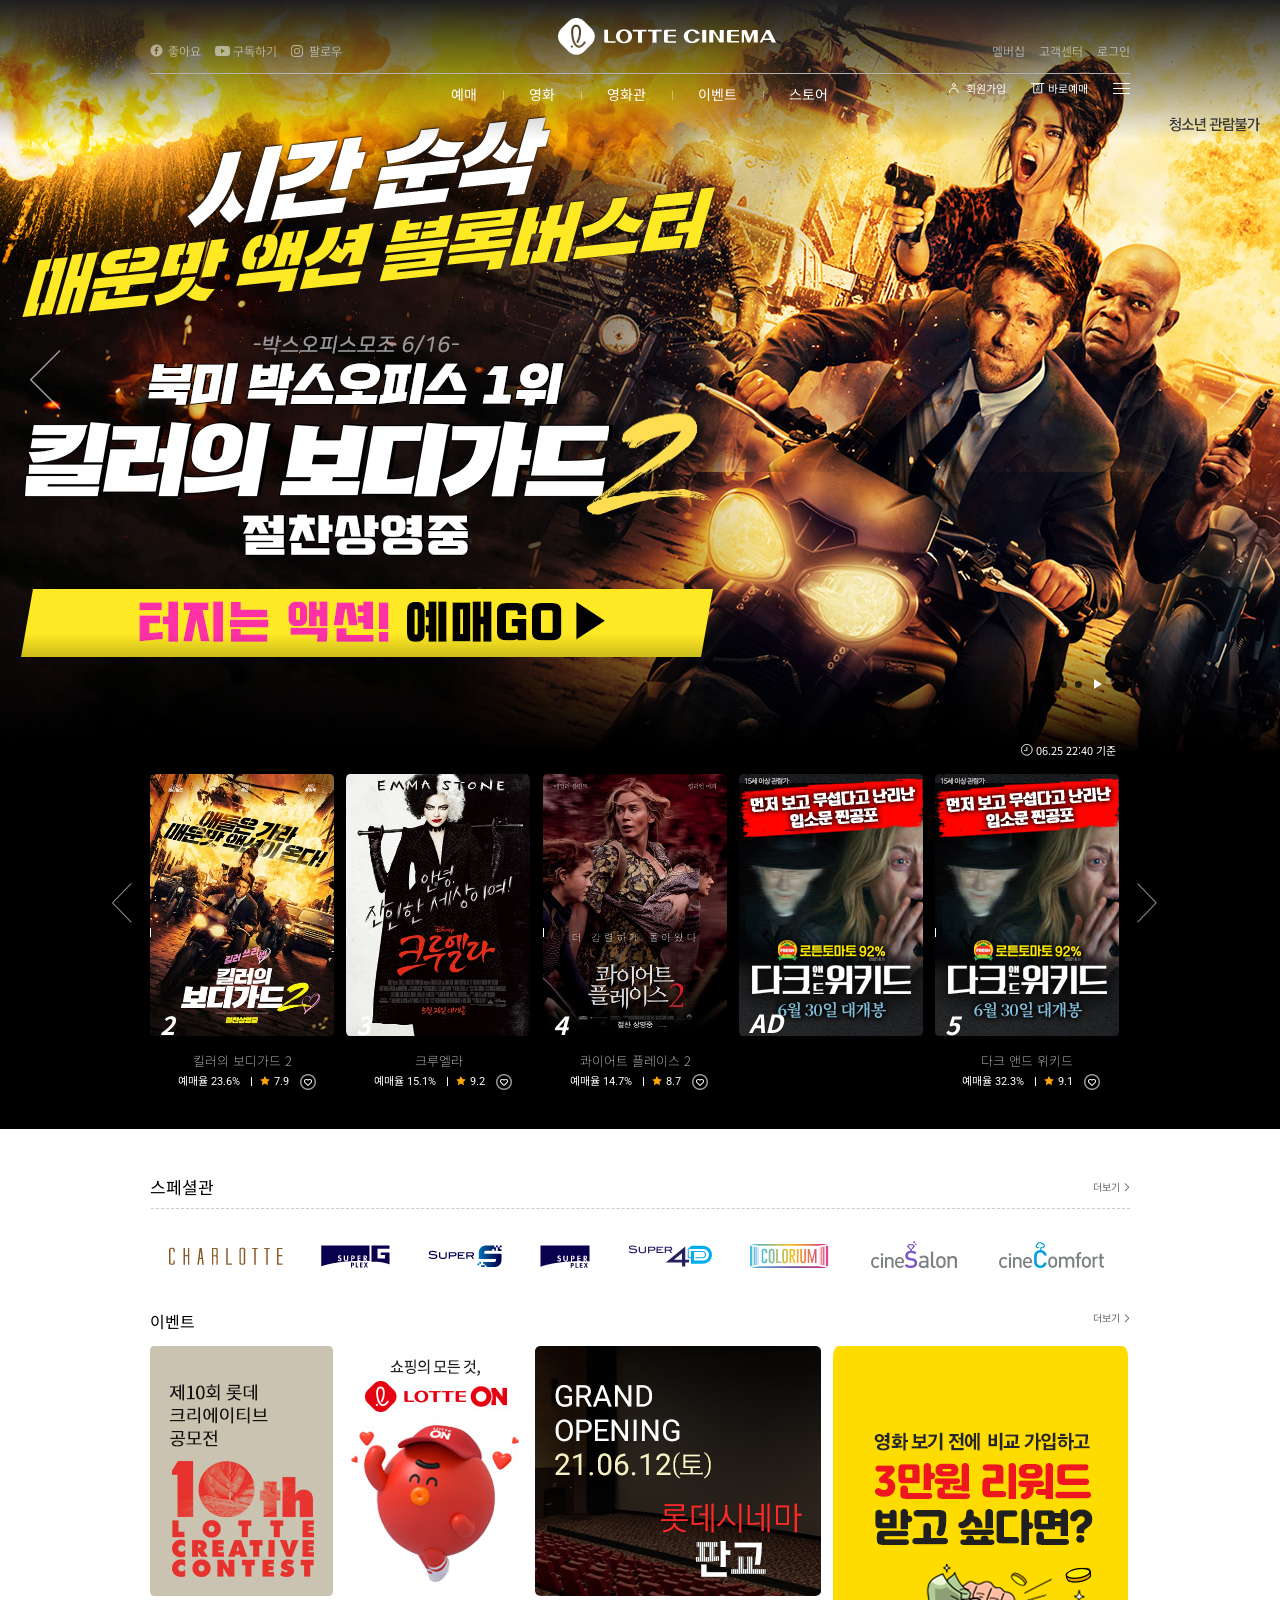
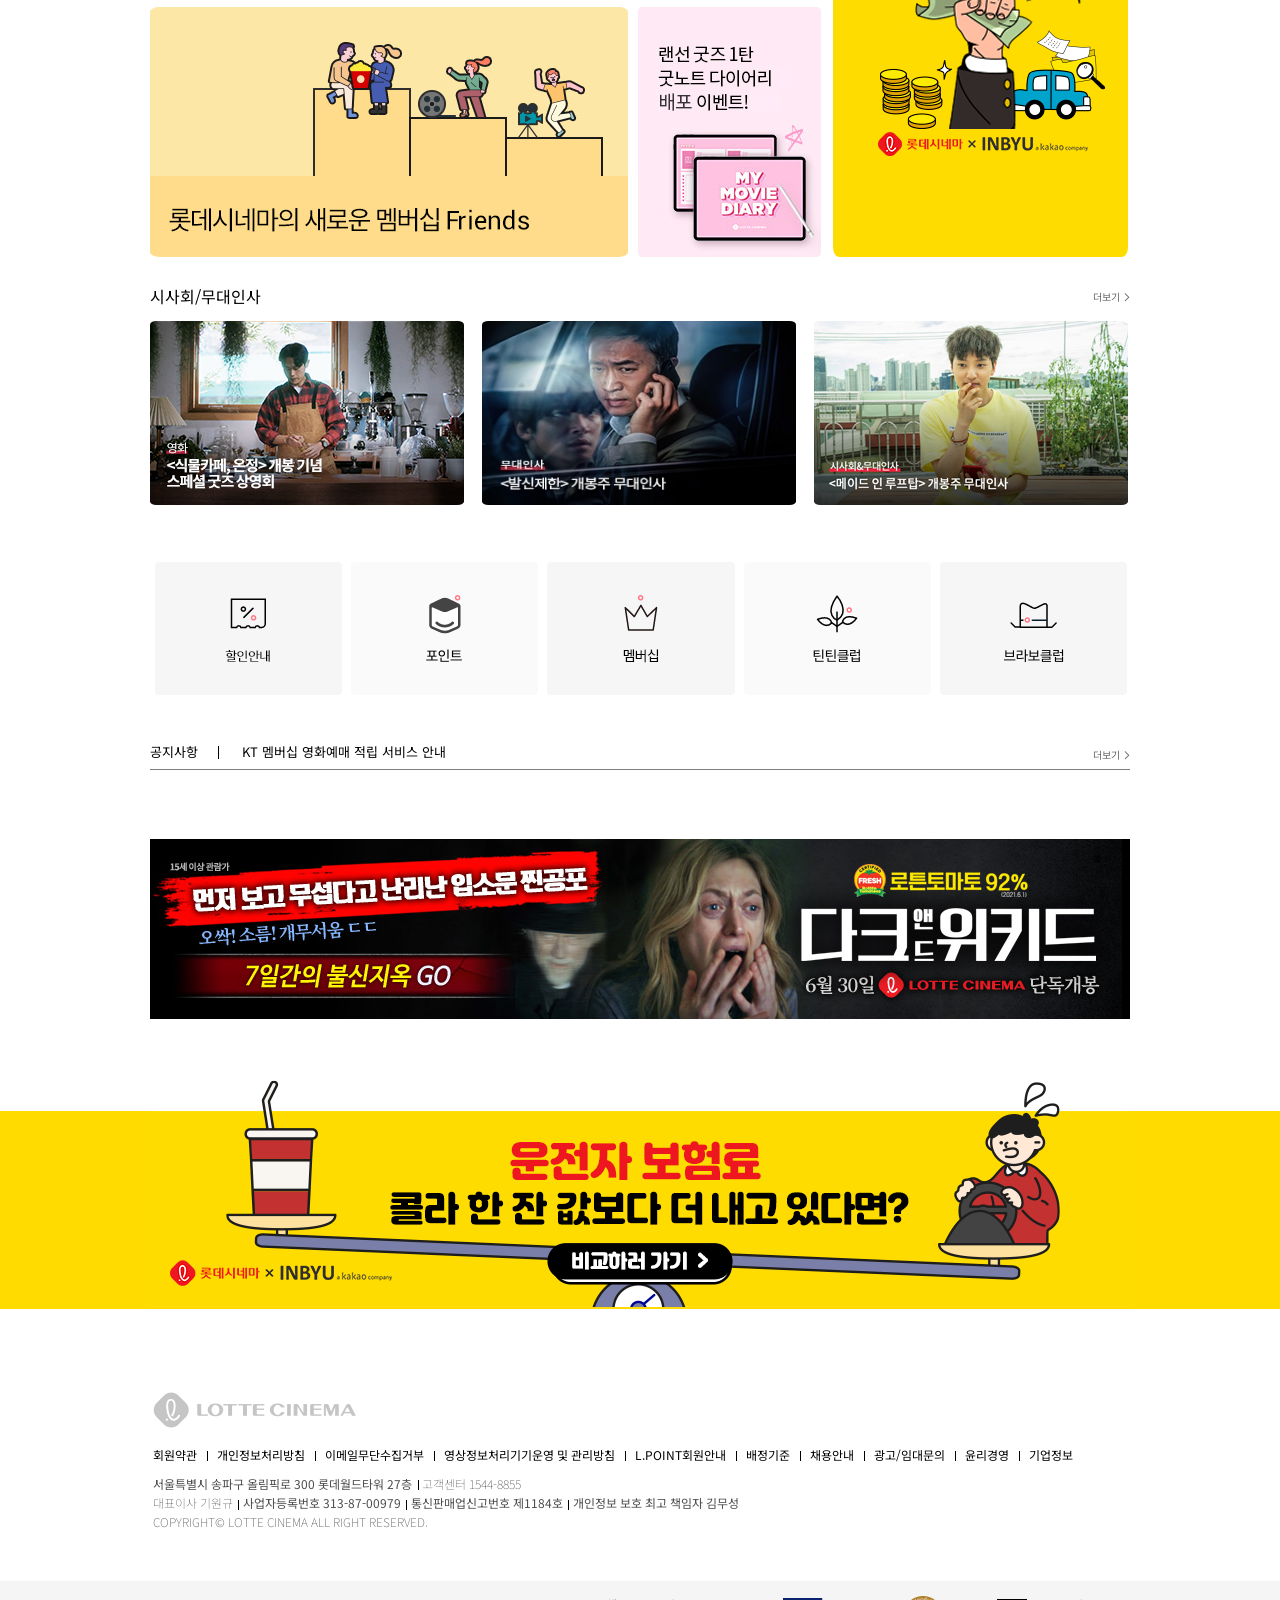
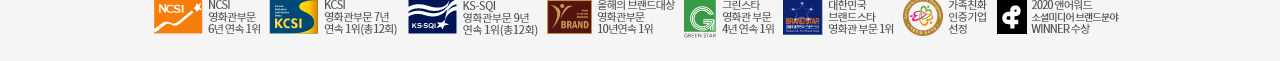
<file: index.html>
<!DOCTYPE html>
<html lang="ko">
<head>
    <meta charset="UTF-8">
    <meta http-equiv="X-UA-Compatible" content="IE=edge">
    <meta name="viewport" content="width=device-width, initial-scale=1.0">
    <title>롯데시네마</title>

    <!-- style css -->
    <link rel="stylesheet" href="/css/style.css">
    <link rel="stylesheet" href="/css/default.css">

    <!-- fonts -->
    <link rel="preconnect" href="https://fonts.gstatic.com">
    <link href="https://fonts.googleapis.com/css2?family=Noto+Sans+KR:wght@500&display=swap" rel="stylesheet">
    <link href="https://fonts.googleapis.com/css2?family=Roboto:wght@500&display=swap" rel="stylesheet">

    <!-- css -->
    <link rel="stylesheet" href="OwlCarousel2-2.3.4/dist/assets/owl.carousel.min.css">
    <link rel="stylesheet" href="OwlCarousel2-2.3.4/dist/assets/owl.theme.default.min.css">

    <!-- js -->
    <script src="https://ajax.googleapis.com/ajax/libs/jquery/3.6.0/jquery.min.js"></script>
    <script src="https://cdnjs.cloudflare.com/ajax/libs/OwlCarousel2/2.3.4/owl.carousel.min.js"></script>
    <script src="/js/main.js"></script>
    <script src="https://cdnjs.cloudflare.com/ajax/libs/gsap/3.7.0/gsap.min.js"></script>
</head>
<body>
    <div class="header">
        <div class="menuWrap">
            <div class="hoverWrap">
                <ul class="hoverMenu one">
                    <li><a href="#">예매하기</a></li>
                    <li><a href="#">상영시간표</a></li>
                    <li><a href="#">할인안내</a></li>
                </ul>
                <ul class="hoverMenu two">
                    <li><a href="#">홈</a></li>
                    <li><a href="#">현재상영작</a></li>
                    <li><a href="#">상영예정작</a></li>
                    <li><a href="#">아르떼</a></li>
                </ul>
                <ul class="hoverMenu three">
                    <li><a href="#">스페셜관</a></li>
                    <li><a href="#">서울</a></li>
                    <li><a href="#">경기/인천</a></li>
                    <li><a href="#">충청/대전</a></li>
                    <li><a href="#">전라/광주</a></li>
                    <li><a href="#">경북/대구</a></li>
                    <li><a href="#">경남/부산/울산</a></li>
                    <li><a href="#">강원</a></li>
                    <li><a href="#">제주</a></li>
                </ul>
                <ul class="hoverMenu four">
                    <li><a href="#">홈</a></li>
                    <li><a href="#">영화</a></li>
                    <li><a href="#">시사회/무대인사</a></li>
                    <li><a href="#">HOT</a></li>
                    <li><a href="#">제휴할인</a></li>
                    <li><a href="#">우리동네영화관</a></li>
                </ul>
                <ul class="hoverMenu five">
                    <li><a href="#">베스트</a></li>
                    <li><a href="#">관람권</a></li>
                    <li><a href="#">스낵음료</a></li>
                    <li><a href="#">포토카드</a></li>
                </ul>
            </div>
            <div class="topmenu clearfix">
                <div class="leftmenu">
                    <ul class="clearfix">
                        <li><a href="#" class="facebook">좋아요</a></li>
                        <li><a href="#" class="youtube">구독하기</a></li>
                        <li><a href="#" class="instagram">팔로우</a></li>
                        
                    </ul>
                </div>
                <h1 class="logo">
                    <a href="#">lotteCinema</a>
                </h1>
                <div class="rightmenu">
                    <ul class="clearfix">
                        <li><a href="#" class="membership">멤버십</a></li>
                        <li><a href="#" class="servicecenter">고객센터</a></li>
                        <li><a href="#" class="login">로그인</a></li>
                    </ul>
                </div>
            </div>
            <div class="mainmenu">
                <div class="mainLeftBlank">
                    
                </div>
                <div class="infomenu">
                    <h2>메뉴</h2>
                    <ul class="clearfix">
                        <li class="hoverMe booking"><a href="#">예매</a></li>
                        <li class="hoverMe movie"><a href="#">영화</a></li>
                        <li class="hoverMe theater"><a href="#">영화관</a></li>
                        <li class="hoverMe eventM"><a href="#">이벤트</a></li>
                        <li class="hoverMe store"><a href="#">스토어</a></li>
                    </ul>
                </div>
                <div class="accountmenu">
                    <ul class="clearfix">
                        <li><a href="#" class="nav_my">회원가입</a></li>
                        <li><a href="#" class="nav_reserve">바로예매</a></li>
                        <li><a href="#" class="nav_side"></a></li>
                    </ul>
                </div>
            </div>

        </div>
    </div>
    <div class="main">
        <div class="top gradient"></div>
        <div class="bottom gradient"></div>
        <div class="carouselWrap">
            <div class="movie-date">
                <a href="#">06.25 22:40 기준</a>
            </div>
            <div class="owl-nav">
                <div class="customNextBtn custombtn"></div>
                <div class="customPrevBtn custombtn"></div>
            </div>
            <div id='carousel-custom-dots' class='owl-dots'> 
                <button class='owl-dot'><div></div></button> 
                <button class='owl-dot'><div></div></button> 
                <button class='owl-dot'><div></div></button> 
                <button class='owl-dot'><div></div></button> 
                
            </div>
            <div id="playPause">
                <button class='play'><div></div></button> 
                <button class='pause'><div></div></button> 
            </div>
            <div class="-top-carouselbox">
                <div id="owl1" class="owl-carousel owl-theme owl-loaded">
                    <div class="owl-stage-outer">
                        <div class="owl-stage">
                            <div class="owl-item ">
                                <a href="#"  ><img src="/img/Jam_1920774.jpg"  alt="SpaceJam"></a>
                            </div>
                            <div class="owl-item">
                                <a href="#"  ><img src="/img/Killer_1920774.jpg" alt="KillerBodyguard2"></a>
                            </div>
                            <div class="owl-item">
                                <a href="#"  ><img src="/img/Dark_1920774.jpg " alt="DarkAndWicked"></a>
                            </div>
                            <div class="owl-item">
                                <a href="#"  ><img src="/img/Place_1920774.jpg " alt="QuietPlace2"></a>
                            </div>
                        </div>
                    </div>
                </div>
                
                
            </div>
            <!-- boxoffice -->
            <div class="-box_nav">
                <div class="box_customNextBtn custombtn"></div>
                <div class="box_customPrevBtn custombtn"></div>
            </div>
            <div class="-boxoffice-carouselbox">
                <div id="owl2" class="owl-carousel owl-theme owl-loaded">
                    <div class="owl-stage-outer">
                        
                        <div class="owl-stage">
                            <div class="owl-item ">
                                <div class="bookingDetail">
                                    <div class="goBooking"><a href="#">예매하기</a></div>
                                    <div class="detail"><a href="#">상세정보</a></div>
                                </div>
                                <a href="#"><img src="img/17468_101_1.jpg" alt="SendRestriction">
                                    <span class="ranknum">1</span>
                                </a>
                                <div class="info"><h3>발신제한</h3> 
                                    <div class="subinfo">
                                        <span class="rateinfo">예매율 32.5%</span>
                                        <span class="starinfo">8</span>
                                        <span class="bookinginfo">
                                            <button type="button" class="btn-booking"></button>
                                        </span>
                                    </div>
                                </div>
                            </div>
                            <div class="owl-item">
                                <div class="bookingDetail">
                                    <div class="goBooking"><a href="#">예매하기</a></div>
                                    <div class="detail"><a href="#">상세정보</a></div>
                                </div>
                                <a href="#"><img src="img/17416_101_1.jpg" alt="KillerBodyguard2">
                                    <span class="ranknum">2</span>
                                </a>
                                <div class="info"><h3>킬러의 보디가드 2</h3> 
                                    <div class="subinfo">
                                        <span class="rateinfo">예매율 23.6%</span>
                                        <span class="starinfo">7.9</span>
                                        <span class="bookinginfo">
                                            <button type="button" class="btn-booking"></button>
                                        </span>
                                    </div>
                                </div>
                            </div>
                            <div class="owl-item">
                                <div class="bookingDetail">
                                    <div class="goBooking"><a href="#">예매하기</a></div>
                                    <div class="detail"><a href="#">상세정보</a></div>
                                </div>
                                <a href="#"><img src="img/17387_101_1.jpg" alt="Cruella">
                                    <span class="ranknum">3</span>
                                </a>
                                <div class="info"><h3>크루엘라</h3> 
                                    <div class="subinfo">
                                        <span class="rateinfo">예매율 15.1%</span>
                                        <span class="starinfo">9.2</span>
                                        <span class="bookinginfo">
                                            <button type="button" class="btn-booking"></button>
                                        </span>
                                    </div>
                                </div>
                            </div>
                            <div class="owl-item">
                                <div class="bookingDetail">
                                    <div class="goBooking"><a href="#">예매하기</a></div>
                                    <div class="detail"><a href="#">상세정보</a></div>
                                </div>
                                <a href="#"><img src="img/15474_101_1.jpg" alt="QuietPlace2">
                                    <span class="ranknum">4</span>
                                </a>
                                <div class="info"><h3>콰이어트 플레이스 2</h3> 
                                    <div class="subinfo">
                                        <span class="rateinfo">예매율 14.7%</span>
                                        <span class="starinfo">8.7</span>
                                        <span class="bookinginfo">
                                            <button type="button" class="btn-booking"></button>
                                        </span>
                                    </div>
                                </div>
                            </div>
                            <div class="owl-item AD">
                                <div class="bookingDetail">
                                    <div class="detail"><a href="#">상세정보</a></div>
                                </div>
                                <a href="#"  ><img src="img/Dark_184262.jpg" alt="AD">
                                    <span class="ranknum">AD</span>
                                </a>
                                
                            </div>
                            <div class="owl-item">
                                <div class="bookingDetail">
                                    <div class="goBooking"><a href="#">예매하기</a></div>
                                    <div class="detail"><a href="#">상세정보</a></div>
                                </div>
                                <a href="#"  ><img src="img/Dark_184262.jpg" alt="DarkAndWicked">
                                    <span class="ranknum">5</span>
                                </a>
                                <div class="info"><h3>다크 앤드 위키드</h3> 
                                    <div class="subinfo">
                                        <span class="rateinfo">예매율 32.3%</span>
                                        <span class="starinfo">9.1</span>
                                        
                                        <span class="bookinginfo">
                                            <button type="button" class="btn-booking"></button>
                                        </span>
                                    </div>
                                </div>
                            </div>
                            <div class="owl-item">
                                <div class="bookingDetail">
                                    <div class="goBooking"><a href="#">예매하기</a></div>
                                    <div class="detail"><a href="#">상세정보</a></div>
                                </div>
                                <a href="#"  ><img src="img/Dark_184262.jpg" alt="DarkAndWicked">
                                    <span class="ranknum">6</span>
                                </a>
                                <div class="info"><h3>다크 앤드 위키드</h3> 
                                    <div class="subinfo">
                                        <span class="rateinfo">예매율 32.3%</span>
                                        <span class="starinfo">9.1</span>
                                        
                                        <span class="bookinginfo">
                                            <button type="button" class="btn-booking"></button>
                                        </span>
                                    </div>
                                </div>
                            </div>
                            <div class="owl-item">
                                <div class="bookingDetail">
                                    <div class="goBooking"><a href="#">예매하기</a></div>
                                    <div class="detail"><a href="#">상세정보</a></div>
                                </div>
                                <a href="#"  ><img src="img/Dark_184262.jpg" alt="DarkAndWicked">
                                    <span class="ranknum">7</span>
                                </a>
                                <div class="info"><h3>다크 앤드 위키드</h3> 
                                    <div class="subinfo">
                                        <span class="rateinfo">예매율 32.3%</span>
                                        <span class="starinfo">9.1</span>
                                        
                                        <span class="bookinginfo">
                                            <button type="button" class="btn-booking"></button>
                                        </span>
                                    </div>
                                </div>
                            </div>
                            <div class="owl-item">
                                <div class="bookingDetail">
                                    <div class="goBooking"><a href="#">예매하기</a></div>
                                    <div class="detail"><a href="#">상세정보</a></div>
                                </div>
                                <a href="#"  ><img src="img/Dark_184262.jpg" alt="DarkAndWicked">
                                    <span class="ranknum">8</span>
                                </a>
                                <div class="info"><h3>다크 앤드 위키드</h3> 
                                    <div class="subinfo">
                                        <span class="rateinfo">예매율 32.3%</span>
                                        <span class="starinfo">9.1</span>
                                        
                                        <span class="bookinginfo">
                                            <button type="button" class="btn-booking"></button>
                                        </span>
                                    </div>
                                </div>
                            </div>
                            <div class="owl-item">
                                <div class="bookingDetail">
                                    <div class="goBooking"><a href="#">예매하기</a></div>
                                    <div class="detail"><a href="#">상세정보</a></div>
                                </div>
                                <a href="#"  ><img src="img/Dark_184262.jpg" alt="DarkAndWicked">
                                    <span class="ranknum">9</span>
                                </a>
                                <div class="info"><h3>다크 앤드 위키드</h3> 
                                    <div class="subinfo">
                                        <span class="rateinfo">예매율 32.3%</span>
                                        <span class="starinfo">9.1</span>
                                        
                                        <span class="bookinginfo">
                                            <button type="button" class="btn-booking"></button>
                                        </span>
                                    </div>
                                </div>
                            </div>
                        </div>
                    </div>
                </div>
                
            </div>
        </div>
        
    </div>
    <div class="subMain">
        <div class="addinfo">
            <div class="special-theater ">
                <div class="info">
                    스페셜관
                </div>
                <a href="#" class="more-btn text">더보기</a>
    
                <ul class="specialList clearfix">
                    <li><a href="#"><img src="/img/e2a94c82115c46f7b326baee6e10266a.png" alt="charlotte"></a></li>
                    <li><a href="#"><img src="/img/3ffca854b1844fdc8b54d8d9db45a03f.png" alt="superflexG"></a></li>
                    <li><a href="#"><img src="/img/ff43cb260a2647dbb5f3c62b709103c4.png" alt="superS"></a></li>
                    <li><a href="#"><img src="/img/c9078226c9ad4085b1b629bee2aba138.png" alt="superflex"></a></li>
                    <li><a href="#"><img src="/img/61fb906fbd9b4ff1b34d6e0bd78dc655.png" alt="super4D"></a></li>
                    <li><a href="#"><img src="/img/2a366799460a49359bf93250f50852cf.png" alt="colorium"></a></li>
                    <li><a href="#"><img src="/img/208a5ede362244fb8ab2e5cc3ab07529.png" alt="cineSalon"></a></li>
                    <li><a href="#"><img src="/img/5c23288d3a104f7fa4f7d3e725a2c6a8.png" alt="cineComfort"></a></li>
                </ul>
                <a href="#" class="more-btn text">더보기</a>
            </div>
            <div class="event">
                <div class="info">
                    이벤트
                </div>
                <ul class="eventwrap clearfix">
                    <li class="event_1"><a href="#"><img src="/img/8b13ab301456406c982f3162837ca093.jpg" alt="10thContest"></a></li>
                    <li class="event_1"><a href="#"><img src="/img/00ca0af6ef4c4dd481774b91e2fb980e.jpg" alt="lotteOn"></a></li>
                    <li class="event_3"><a href="#"><img src="/img/f8505b1c5a624944b31359da8d0ae7ee.jpg" alt="grandOpening"></a></li>
                    <li class="event_4"><a href="#"><img src="/img/Inbyu_295511.png" alt="lotteXinbyu"></a></li>
                    <li class="event_5"><a href="#"><img src="/img/54250fc5c47844bea4e6e4c212a1957e.jpg" alt="membershipFriends"></a></li>
                    <li class="event_6"><a href="#"><img src="/img/8e42fbf38d414f9f8bfa3e9c527d6e32.jpg" alt="myMovieDiaryEvent"></a></li>
                </ul>
                <!-- <a href="#" class="more-btn text">더보기</a> -->
                
            </div>
            <div class="stage-greeting clearfix">
                <div class="info">
                    시사회/무대인사
                </div>
                <a href="#" class="more-btn text">더보기</a>
                <ul class="eventwrap clearfix">
                    <li class="event_1"><a href="#"><img src="/img/444da69d00b54045a4da086ff64559ff.jpg" alt="plantCafeGoodsOpen"></a></li>
                    <li class="event_1"><a href="#"><img src="/img/a8a851ef80584ad1865998a78d2bb4f8.jpg" alt="SendRestrictionHello"></a></li>
                    <li class="event_3"><a href="#"><img src="/img/9278d1e981764cbd80bec403cef46884.jpg" alt="madeInRoofHello"></a></li>
                </ul>
                
            </div>
            <div class="end-menu">
                <ul class=" clearfix">
                    <li><a href="#"><img src="/img/3423e358b74d49d5b12867c7d9c6f6a8.png" alt="discount"></a></li>
                    <li><a href="#"><img src="/img/16b056e5e6a04c609b94a5c21e786d3b.png" alt="point"></a></li>
                    <li><a href="#"><img src="/img/9fd4a77cd6a44a39aa35d07e5bb8a010.png" alt="membership"></a></li>
                    <li><a href="#"><img src="/img/3633088df0644062b53cd88b34067895.png" alt="tintinclub"></a></li>
                    <li><a href="#"><img src="/img/9c4e2721ecdd488d86df6d27e3c2a000.png" alt="bravoclub"></a></li>
                </ul>
            </div>
            <div class="notice">
                <div class="info">공지사항</div>
                <!-- <div class="news"></div> -->
                <a href="#" class="more-btn text">더보기</a>
                <div id="upwardnotice">
                    <div id="upward">
                        <ul>
                            <li>KT 멤버십 영화예매 적립 서비스 안내</li>
                            <li>마스크 착용 의무화 행정명령 시행 안내</li>
                            <li>롯데시네마 영구VIP 서비스 종료 안내</li>
                        </ul>
                    </div>
                </div>
            </div>
        </div>

    </div>
    <div class="banner">
        <div class="banner01">
            <div class="image">
                
            </div>
        </div>
        <div class="banner02">
            <div class="image">
            </div>
        </div>
        
    </div>
    <div class="footer">
        <div class="endLogo"></div>
        <div class="footerwrap">
            <ul class="info clearfix">
                <li><a href="#">회원약관</a></li>
                <li><a href="#">개인정보처리방침</a></li>
                <li><a href="#">이메일무단수집거부</a></li>
                <li><a href="#">영상정보처리기기운영 및 관리방침</a></li>
                <li><a href="#">L.POINT회원안내</a></li>
                <li><a href="#">배정기준</a></li>
                <li><a href="#">채용안내</a></li>
                <li><a href="#">광고/임대문의</a></li>
                <li><a href="#">윤리경영</a></li>
                <li><a href="#">기업정보</a></li>
            </ul>
            <div class="addresswrap">
                <ul class="address">
                    <li>서울특별시 송파구 올림픽로 300 롯데월드타워 27층</li>
                    <li><strong>고객센터 1544-8855</strong></li>
                </ul>
                <ul class="ceo">
                    <li><strong>대표이사 기원규</strong></li>
                    <li>사업자등록번호 313-87-00979</li>
                    <li>통신판매업신고번호 제1184호</li>
                    <li>개인정보 보호 최고 책임자 김무성</li>
                </ul>
                <div><strong>COPYRIGHT© LOTTE CINEMA ALL RIGHT RESERVED.</strong></div>
            </div>
            
        </div>
    </div>
    <div class="end-award">
        <ul class="image">
            <li><img src="img/footer_award_NCSI6.png" alt="NCSI6years"></li>
            <li><img src="img/footer_award_kcsi.png" alt="KCSI7years"></li>
            <li><img src="img/footer_award_kssqi-1.png" alt="KS-SQI9years"></li>
            <li><img src="img/footer_award_brandcinema.png" alt="brandCinema10years"></li>
            <li><img src="img/footer_award_greenstar.png" alt="greenStar4years"></li>
            <li><img src="img/footer_award_brandstar.png" alt="brandstarFirst"></li>
            <li><img src="img/footer_award_familyship.png" alt="familyShip"></li>
            <li><img src="img/footer_award_winner.png" alt="awardWinner2020"></li>
        </ul>
    </div>
</body>
</html>
</file>
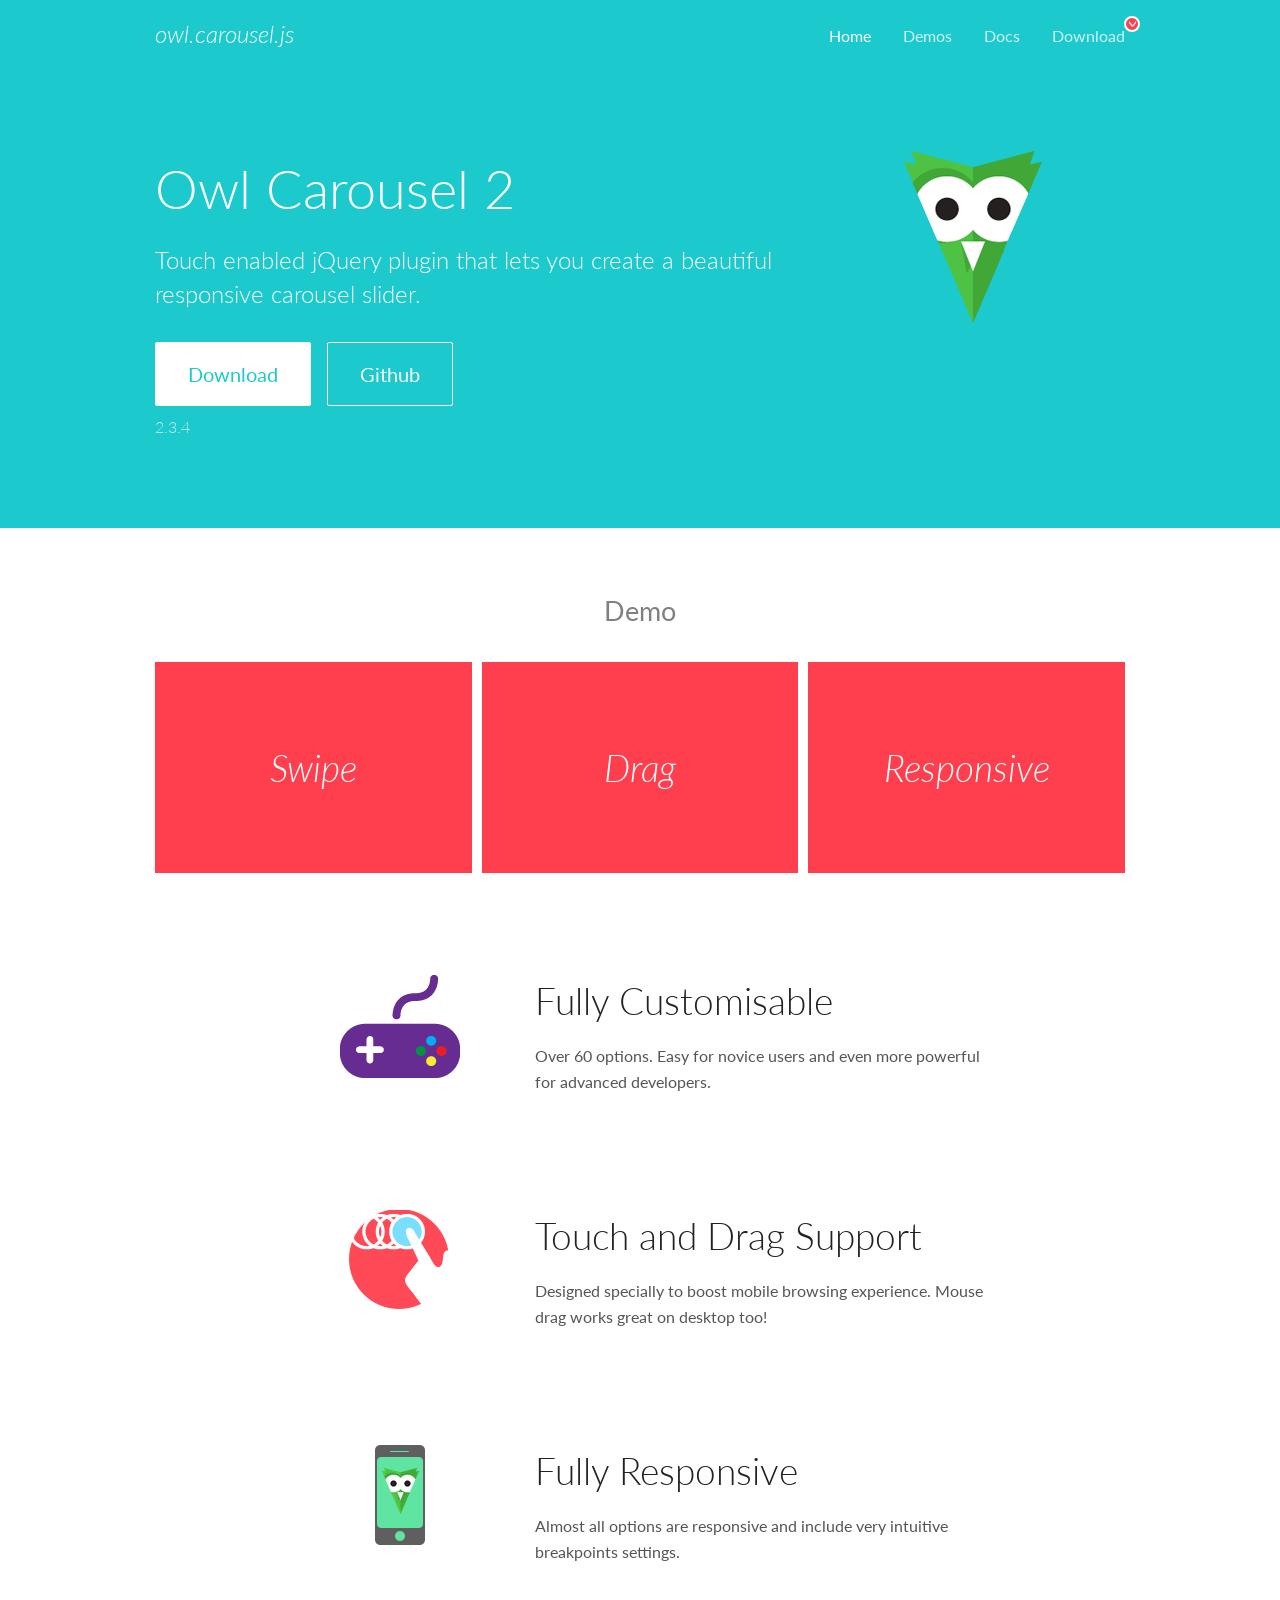
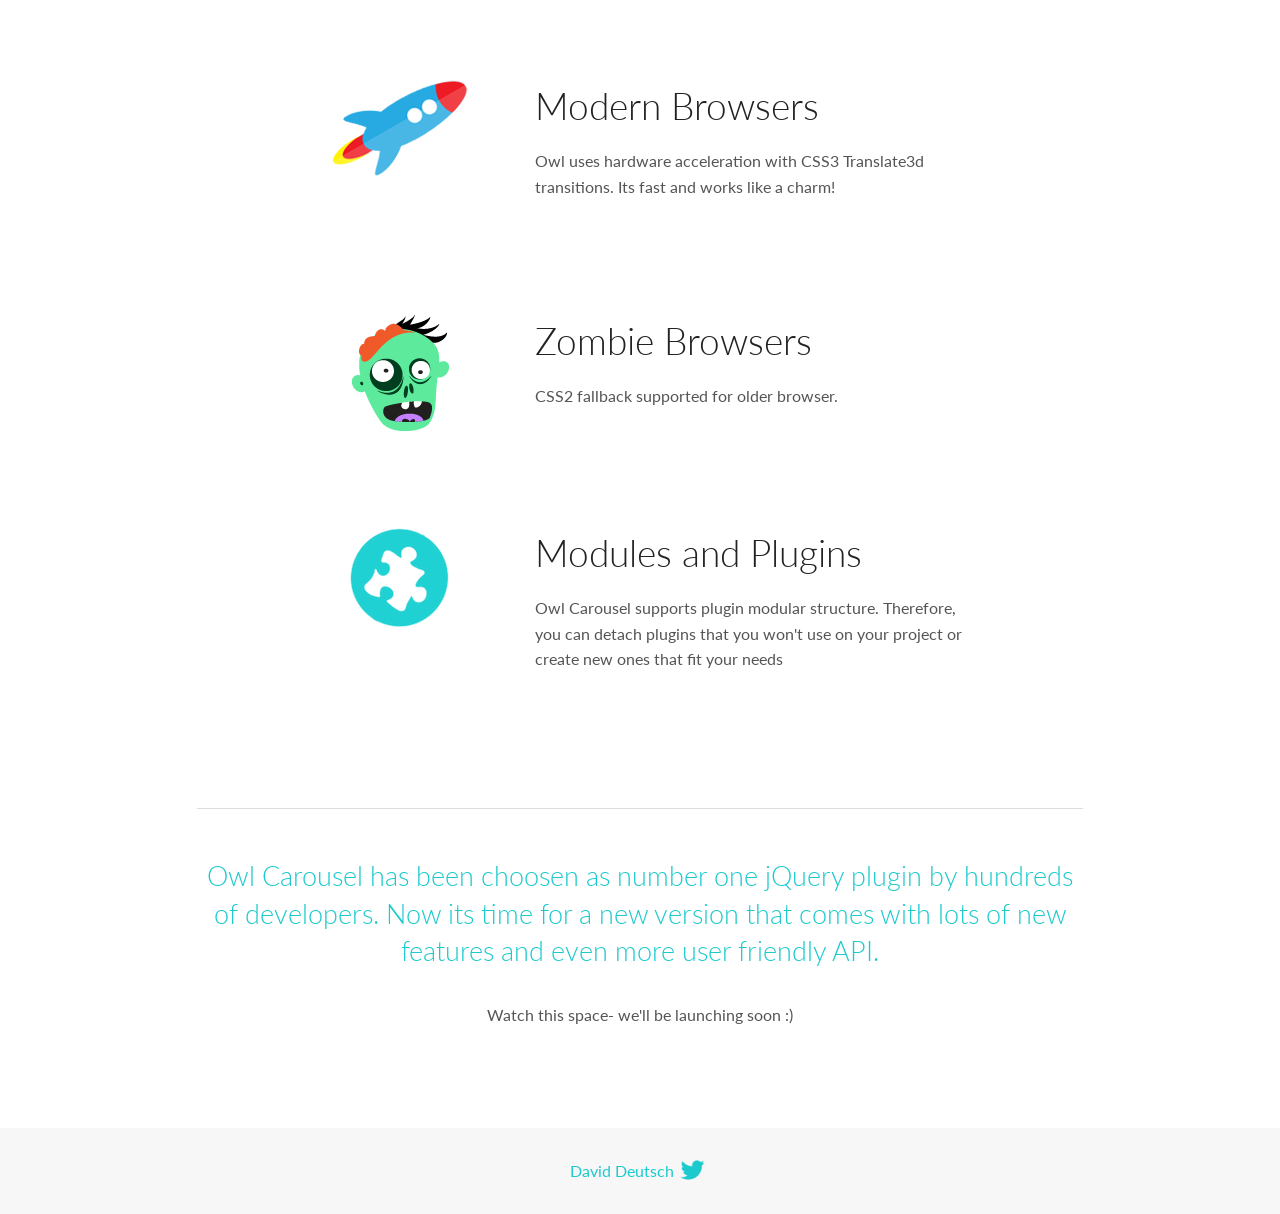
<file: OwlCarousel2-2.3.4/docs/index.html>
<!DOCTYPE html>
<html lang="en">
  <head>

    <!-- head -->
    <meta charset="utf-8">
    <meta name="msapplication-tap-highlight" content="no" />
    <meta name="viewport" content="width=device-width, initial-scale=1.0" />
    <meta name="description" content="Touch enabled jQuery plugin that lets you create beautiful responsive carousel slider.">
    <meta name="author" content="David Deutsch">
    <title>
      Home | Owl Carousel | 2.3.4
    </title>

    <!-- Stylesheets -->
    <link href='https://fonts.googleapis.com/css?family=Lato:300,400,700,400italic,300italic' rel='stylesheet' type='text/css'>
    <link rel="stylesheet" href="assets/css/docs.theme.min.css">

    <!-- Owl Stylesheets -->
    <link rel="stylesheet" href="assets/owlcarousel/assets/owl.carousel.min.css">
    <link rel="stylesheet" href="assets/owlcarousel/assets/owl.theme.default.min.css">

    <!-- HTML5 shim and Respond.js IE8 support of HTML5 elements and media queries -->

    <!--[if lt IE 9]>
      <script src="https://oss.maxcdn.com/libs/html5shiv/3.7.0/html5shiv.js"></script>
      <script src="https://oss.maxcdn.com/libs/respond.js/1.3.0/respond.min.js"></script>
    <![endif]-->

    <!-- Favicons -->
    <link rel="apple-touch-icon-precomposed" sizes="144x144" href="assets/ico/apple-touch-icon-144-precomposed.png">
    <link rel="shortcut icon" href="assets/ico/favicon.png">
    <link rel="shortcut icon" href="favicon.ico">

    <!-- Yeah i know js should not be in header. Its required for demos.-->

    <!-- javascript -->
    <script src="assets/vendors/jquery.min.js"></script>
    <script src="assets/owlcarousel/owl.carousel.js"></script>
  </head>
  <body>

    <!-- header -->
    <header class="header">
      <div class="row">
        <div class="large-12 columns">
          <div class="brand left">
            <h3>
              <a href="/OwlCarousel2/">owl.carousel.js</a> 
            </h3>
          </div>
          <a id="toggle-nav" class="right">
            <span></span> <span></span> <span></span> 
          </a> 
          <div class="nav-bar">
            <ul class="clearfix">
              <li class="active">
                <a href="/OwlCarousel2/index.html">Home</a> 
              </li>
              <li> <a href="/OwlCarousel2/demos/demos.html">Demos</a>  </li>
              <li> <a href="/OwlCarousel2/docs/started-welcome.html">Docs</a>  </li>
              <li>
                <a href="https://github.com/OwlCarousel2/OwlCarousel2/archive/2.3.4.zip">Download</a> 
                <span class="download"></span> 
              </li>
            </ul>
          </div>
        </div>
      </div>
    </header>

    <!-- home panel -->
    <section id="hero">
      <div class="row">
        <div class="large-8 medium-8 columns">
          <h1>Owl Carousel 2</h1>
          <h4>Touch enabled jQuery plugin that lets you create a beautiful responsive carousel slider.</h4>
          <a href="https://github.com/OwlCarousel2/OwlCarousel2/archive/2.3.4.zip" class="hero-button">Download</a> 
          <a href="https://github.com/OwlCarousel2/OwlCarousel2" class="hero-button outline">Github</a> 
          <p>2.3.4</p>
        </div>
        <div class="large-4 medium-4 columns">
          <img class="owl-logo" src="assets/img/owl-logo.png" alt="mr. Owl">
        </div>
      </div>
    </section>

    <!-- body -->
    <div class="home-demo">
      <div class="row">
        <div class="large-12 columns">
          <h3>Demo</h3>
          <div class="owl-carousel">
            <div class="item">
              <h2>Swipe</h2>
            </div>
            <div class="item">
              <h2>Drag</h2>
            </div>
            <div class="item">
              <h2>Responsive</h2>
            </div>
            <div class="item">
              <h2>CSS3</h2>
            </div>
            <div class="item">
              <h2>Fast</h2>
            </div>
            <div class="item">
              <h2>Easy</h2>
            </div>
            <div class="item">
              <h2>Free</h2>
            </div>
            <div class="item">
              <h2>Upgradable</h2>
            </div>
            <div class="item">
              <h2>Tons of options</h2>
            </div>
            <div class="item">
              <h2>Infinity</h2>
            </div>
            <div class="item">
              <h2>Auto Width</h2>
            </div>
          </div>
        </div>
      </div>
    </div>
    <script>
      var owl = $('.owl-carousel');
      owl.owlCarousel({
        margin: 10,
        loop: true,
        responsive: {
          0: {
            items: 1
          },
          600: {
            items: 2
          },
          1000: {
            items: 3
          }
        }
      })
    </script>

    <!-- features -->
    <div id="features">
      <div class="row">
        <div class="small-12 medium-9 small-centered columns">
          <section class="row feature">
            <div class="medium-4 small-12 columns">
              <img src="assets/img/feature-options.png" alt="">
            </div>
            <div class="medium-8 small-12 columns">
              <h2>Fully Customisable</h2>
              <p>Over 60 options. Easy for novice users and even more powerful for advanced developers.</p>
            </div>
          </section>
          <section class="row feature">
            <div class="medium-4 small-12 columns">
              <img src="assets/img/feature-drag.png" alt="">
            </div>
            <div class="medium-8 small-12 columns">
              <h2>Touch and Drag Support</h2>
              <p>Designed specially to boost mobile browsing experience. Mouse drag works great on desktop too!</p>
            </div>
          </section>
          <section class="row feature">
            <div class="medium-4 small-12 columns">
              <img src="assets/img/feature-responsive.png" alt="">
            </div>
            <div class="medium-8 small-12 columns">
              <h2>Fully Responsive</h2>
              <p>Almost all options are responsive and include very intuitive breakpoints settings.</p>
            </div>
          </section>
          <section class="row feature">
            <div class="medium-4 small-12 columns">
              <img src="assets/img/feature-modern.png" alt="">
            </div>
            <div class="medium-8 small-12 columns">
              <h2>Modern Browsers</h2>
              <p>Owl uses hardware acceleration with CSS3 Translate3d transitions. Its fast and works like a charm! </p>
            </div>
          </section>
          <section class="row feature">
            <div class="medium-4 small-12 columns">
              <img src="assets/img/feature-zombie.png" alt="">
            </div>
            <div class="medium-8 small-12 columns">
              <h2>Zombie Browsers</h2>
              <p>CSS2 fallback supported for older browser.</p>
            </div>
          </section>
          <section class="row feature">
            <div class="medium-4 small-12 columns">
              <img src="assets/img/feature-module.png" alt="">
            </div>
            <div class="medium-8 small-12 columns">
              <h2>Modules and Plugins</h2>
              <p>Owl Carousel supports plugin modular structure. Therefore, you can detach plugins that you won&#x27;t use on your project or create new ones that fit your needs</p>
            </div>
          </section>
        </div>
      </div>
    </div>

    <!-- footer -->
    <section id="teaser-text">
      <div class="row">
        <div class="small-12 medium-11 small-centered columns">
          <hr>
          <h3 id="owl-carousel-has-been-choosen-as-number-one-jquery-plugin-by-hundreds-of-developers-now-its-time-for-a-new-version-that-comes-with-lots-of-new-features-and-even-more-user-friendly-api-">Owl Carousel has been choosen as number one jQuery plugin by hundreds of developers. Now its time for a new version that comes with lots of new features and even more user friendly API.</h3>
          <p>Watch this space- we&#39;ll be launching soon :)</p>
        </div>
      </div>
    </section>

    <!-- footer -->
    <footer class="footer">
      <div class="row">
        <div class="large-12 columns">
          <h5>
            <a href="/OwlCarousel2/docs/support-contact.html">David Deutsch</a> 
            <a id="custom-tweet-button" href="https://twitter.com/share?url=https://github.com/OwlCarousel2/OwlCarousel2&text=Owl Carousel - This is so awesome! " target="_blank"></a> 
          </h5>
        </div>
      </div>
    </footer>

    <!-- vendors -->
    <script src="assets/vendors/highlight.js"></script>
    <script src="assets/js/app.js"></script>
  </body>
</html>
</file>
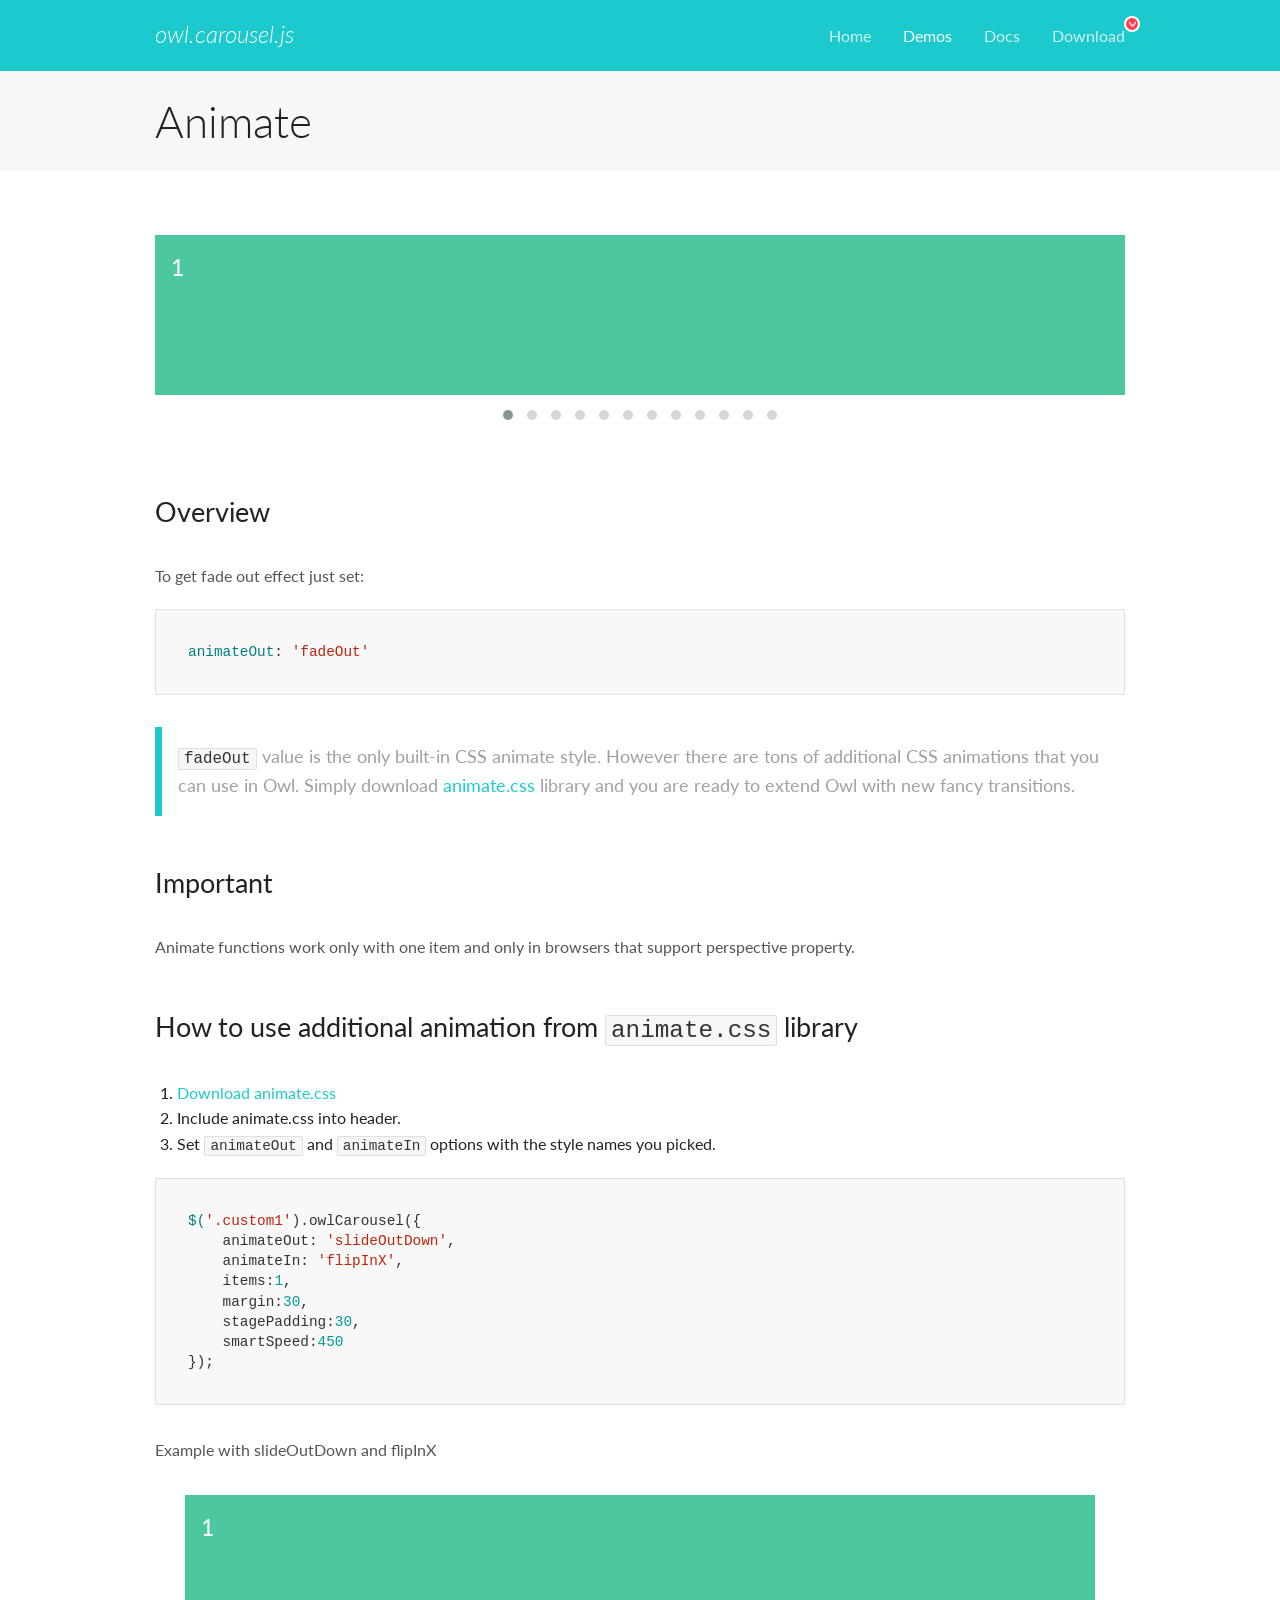
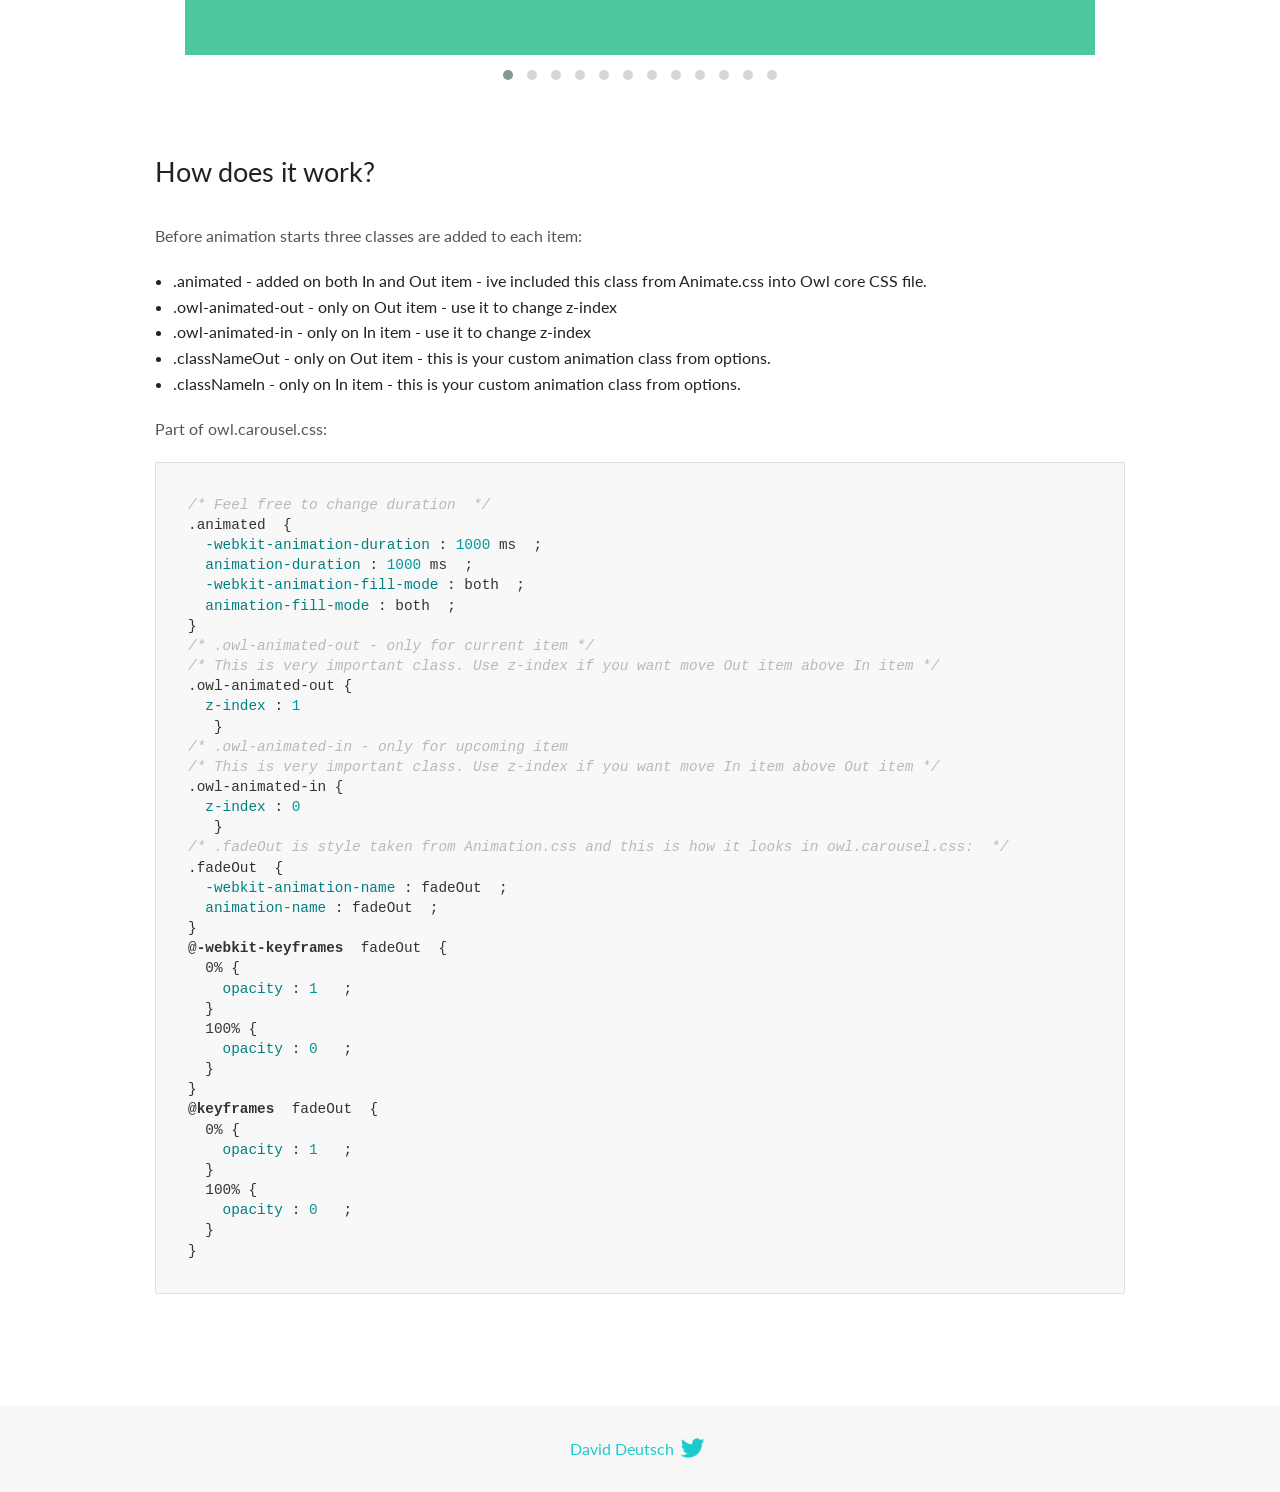
<file: OwlCarousel2-2.3.4/docs/demos/animate.html>
<!DOCTYPE html>
<html lang="en">
  <head>

    <!-- head -->
    <meta charset="utf-8">
    <meta name="msapplication-tap-highlight" content="no" />
    <meta name="viewport" content="width=device-width, initial-scale=1.0" />
    <meta name="description" content="Animate carousel">
    <meta name="author" content="David Deutsch">
    <title>
      Animate Demo | Owl Carousel | 2.3.4
    </title>

    <!-- Stylesheets -->
    <link href='https://fonts.googleapis.com/css?family=Lato:300,400,700,400italic,300italic' rel='stylesheet' type='text/css'>
    <link rel="stylesheet" href="../assets/css/docs.theme.min.css">

    <!-- Owl Stylesheets -->
    <link rel="stylesheet" href="../assets/owlcarousel/assets/owl.carousel.min.css">
    <link rel="stylesheet" href="../assets/owlcarousel/assets/owl.theme.default.min.css">

    <!-- HTML5 shim and Respond.js IE8 support of HTML5 elements and media queries -->

    <!--[if lt IE 9]>
      <script src="https://oss.maxcdn.com/libs/html5shiv/3.7.0/html5shiv.js"></script>
      <script src="https://oss.maxcdn.com/libs/respond.js/1.3.0/respond.min.js"></script>
    <![endif]-->

    <!-- Favicons -->
    <link rel="apple-touch-icon-precomposed" sizes="144x144" href="../assets/ico/apple-touch-icon-144-precomposed.png">
    <link rel="shortcut icon" href="../assets/ico/favicon.png">
    <link rel="shortcut icon" href="favicon.ico">

    <!-- Yeah i know js should not be in header. Its required for demos.-->

    <!-- javascript -->
    <script src="../assets/vendors/jquery.min.js"></script>
    <script src="../assets/owlcarousel/owl.carousel.js"></script>
  </head>
  <body>

    <!-- header -->
    <header class="header">
      <div class="row">
        <div class="large-12 columns">
          <div class="brand left">
            <h3>
              <a href="/OwlCarousel2/">owl.carousel.js</a> 
            </h3>
          </div>
          <a id="toggle-nav" class="right">
            <span></span> <span></span> <span></span> 
          </a> 
          <div class="nav-bar">
            <ul class="clearfix">
              <li> <a href="/OwlCarousel2/index.html">Home</a>  </li>
              <li class="active">
                <a href="/OwlCarousel2/demos/demos.html">Demos</a> 
              </li>
              <li> <a href="/OwlCarousel2/docs/started-welcome.html">Docs</a>  </li>
              <li>
                <a href="https://github.com/OwlCarousel2/OwlCarousel2/archive/2.3.4.zip">Download</a> 
                <span class="download"></span> 
              </li>
            </ul>
          </div>
        </div>
      </div>
    </header>

    <!-- title -->
    <section class="title">
      <div class="row">
        <div class="large-12 columns">
          <h1>Animate</h1>
        </div>
      </div>
    </section>

    <!--  Demos -->
    <section id="demos">
      <div class="row">
        <div class="large-12 columns">
          <div class="fadeOut owl-carousel owl-theme">
            <div class="item">
              <h4>1</h4>
            </div>
            <div class="item">
              <h4>2</h4>
            </div>
            <div class="item">
              <h4>3</h4>
            </div>
            <div class="item">
              <h4>4</h4>
            </div>
            <div class="item">
              <h4>5</h4>
            </div>
            <div class="item">
              <h4>6</h4>
            </div>
            <div class="item">
              <h4>7</h4>
            </div>
            <div class="item">
              <h4>8</h4>
            </div>
            <div class="item">
              <h4>9</h4>
            </div>
            <div class="item">
              <h4>10</h4>
            </div>
            <div class="item">
              <h4>11</h4>
            </div>
            <div class="item">
              <h4>12</h4>
            </div>
          </div>
          <h3 id="overview">Overview</h3>
          <p>To get fade out effect just set:</p>
          <pre><code>animateOut: &#39;fadeOut&#39;</code></pre>
          <blockquote>
            <p><code>fadeOut</code> value is the only built-in CSS animate style. However there are tons of additional CSS animations that you can use in Owl. Simply download
              <a href="https://daneden.github.io/animate.css/">animate.css</a>  library and you are ready to extend Owl with new fancy transitions.</p>
          </blockquote>
          <h3 id="important">Important</h3>
          <p>Animate functions work only with one item and only in browsers that support perspective property.</p>
          <h3 id="how-to-use-additional-animation-from-animate-css-library">How to use additional animation from <code>animate.css</code> library</h3>
          <ol>
            <li> <a href="https://daneden.github.io/animate.css/">Download animate.css</a>  </li>
            <li>Include animate.css into header.</li>
            <li>Set <code>animateOut</code> and <code>animateIn</code> options with the style names you picked.</li>
          </ol>
          <pre><code>$(&#39;.custom1&#39;).owlCarousel({
    animateOut: &#39;slideOutDown&#39;,
    animateIn: &#39;flipInX&#39;,
    items:1,
    margin:30,
    stagePadding:30,
    smartSpeed:450
});</code></pre>
          <p>Example with slideOutDown and flipInX</p>
          <div class="custom1 owl-carousel owl-theme">
            <div class="item">
              <h4>1</h4>
            </div>
            <div class="item">
              <h4>2</h4>
            </div>
            <div class="item">
              <h4>3</h4>
            </div>
            <div class="item">
              <h4>4</h4>
            </div>
            <div class="item">
              <h4>5</h4>
            </div>
            <div class="item">
              <h4>6</h4>
            </div>
            <div class="item">
              <h4>7</h4>
            </div>
            <div class="item">
              <h4>8</h4>
            </div>
            <div class="item">
              <h4>9</h4>
            </div>
            <div class="item">
              <h4>10</h4>
            </div>
            <div class="item">
              <h4>11</h4>
            </div>
            <div class="item">
              <h4>12</h4>
            </div>
          </div>
          <h3 id="how-does-it-work-">How does it work?</h3>
          <p>Before animation starts three classes are added to each item:</p>
          <ul>
            <li>.animated - added on both In and Out item - ive included this class from Animate.css into Owl core CSS file.</li>
            <li>.owl-animated-out - only on Out item - use it to change z-index</li>
            <li>.owl-animated-in - only on In item - use it to change z-index</li>
            <li>.classNameOut - only on Out item - this is your custom animation class from options.</li>
            <li>.classNameIn - only on In item - this is your custom animation class from options.</li>
          </ul>
          <p>Part of owl.carousel.css:</p>
          <pre><code class="language-css"><span class="comment">/* Feel free to change duration  */</span> 
<span class="class">.animated</span>  <span class="rules">{
  <span class="rule"><span class="attribute">-webkit-animation-duration</span> :<span class="value"> <span class="number">1000</span> ms</span> </span> ;
  <span class="rule"><span class="attribute">animation-duration</span> :<span class="value"> <span class="number">1000</span> ms</span> </span> ;
  <span class="rule"><span class="attribute">-webkit-animation-fill-mode</span> :<span class="value"> both</span> </span> ;
  <span class="rule"><span class="attribute">animation-fill-mode</span> :<span class="value"> both</span> </span> ;
<span class="rule">}</span> </span> 
<span class="comment">/* .owl-animated-out - only for current item */</span> 
<span class="comment">/* This is very important class. Use z-index if you want move Out item above In item */</span> 
<span class="class">.owl-animated-out</span> <span class="rules">{
  <span class="rule"><span class="attribute">z-index</span> :<span class="value"> <span class="number">1</span> 
</span> </span> </span> }
<span class="comment">/* .owl-animated-in - only for upcoming item
/* This is very important class. Use z-index if you want move In item above Out item */</span> 
<span class="class">.owl-animated-in</span> <span class="rules">{
  <span class="rule"><span class="attribute">z-index</span> :<span class="value"> <span class="number">0</span> 
</span> </span> </span> }
<span class="comment">/* .fadeOut is style taken from Animation.css and this is how it looks in owl.carousel.css:  */</span> 
<span class="class">.fadeOut</span>  <span class="rules">{
  <span class="rule"><span class="attribute">-webkit-animation-name</span> :<span class="value"> fadeOut</span> </span> ;
  <span class="rule"><span class="attribute">animation-name</span> :<span class="value"> fadeOut</span> </span> ;
<span class="rule">}</span> </span> 
<span class="at_rule">@<span class="keyword">-webkit-keyframes</span>  fadeOut </span> {
  0% <span class="rules">{
    <span class="rule"><span class="attribute">opacity</span> :<span class="value"> <span class="number">1</span> </span> </span> ;
  <span class="rule">}</span> </span> 
  100% <span class="rules">{
    <span class="rule"><span class="attribute">opacity</span> :<span class="value"> <span class="number">0</span> </span> </span> ;
  <span class="rule">}</span> </span> 
}
<span class="at_rule">@<span class="keyword">keyframes</span>  fadeOut </span> {
  0% <span class="rules">{
    <span class="rule"><span class="attribute">opacity</span> :<span class="value"> <span class="number">1</span> </span> </span> ;
  <span class="rule">}</span> </span> 
  100% <span class="rules">{
    <span class="rule"><span class="attribute">opacity</span> :<span class="value"> <span class="number">0</span> </span> </span> ;
  <span class="rule">}</span> </span> 
}</code></pre>
          <link rel="stylesheet" href="../assets/css/animate.css">
          <script>
            jQuery(document).ready(function($) {
              $('.fadeOut').owlCarousel({
                items: 1,
                animateOut: 'fadeOut',
                loop: true,
                margin: 10,
              });
              $('.custom1').owlCarousel({
                animateOut: 'slideOutDown',
                animateIn: 'flipInX',
                items: 1,
                margin: 30,
                stagePadding: 30,
                smartSpeed: 450
              });
            });
          </script>
        </div>
      </div>
    </section>

    <!-- footer -->
    <footer class="footer">
      <div class="row">
        <div class="large-12 columns">
          <h5>
            <a href="/OwlCarousel2/docs/support-contact.html">David Deutsch</a> 
            <a id="custom-tweet-button" href="https://twitter.com/share?url=https://github.com/OwlCarousel2/OwlCarousel2&text=Owl Carousel - This is so awesome! " target="_blank"></a> 
          </h5>
        </div>
      </div>
    </footer>

    <!-- vendors -->
    <script src="../assets/vendors/highlight.js"></script>
    <script src="../assets/js/app.js"></script>
  </body>
</html>
</file>
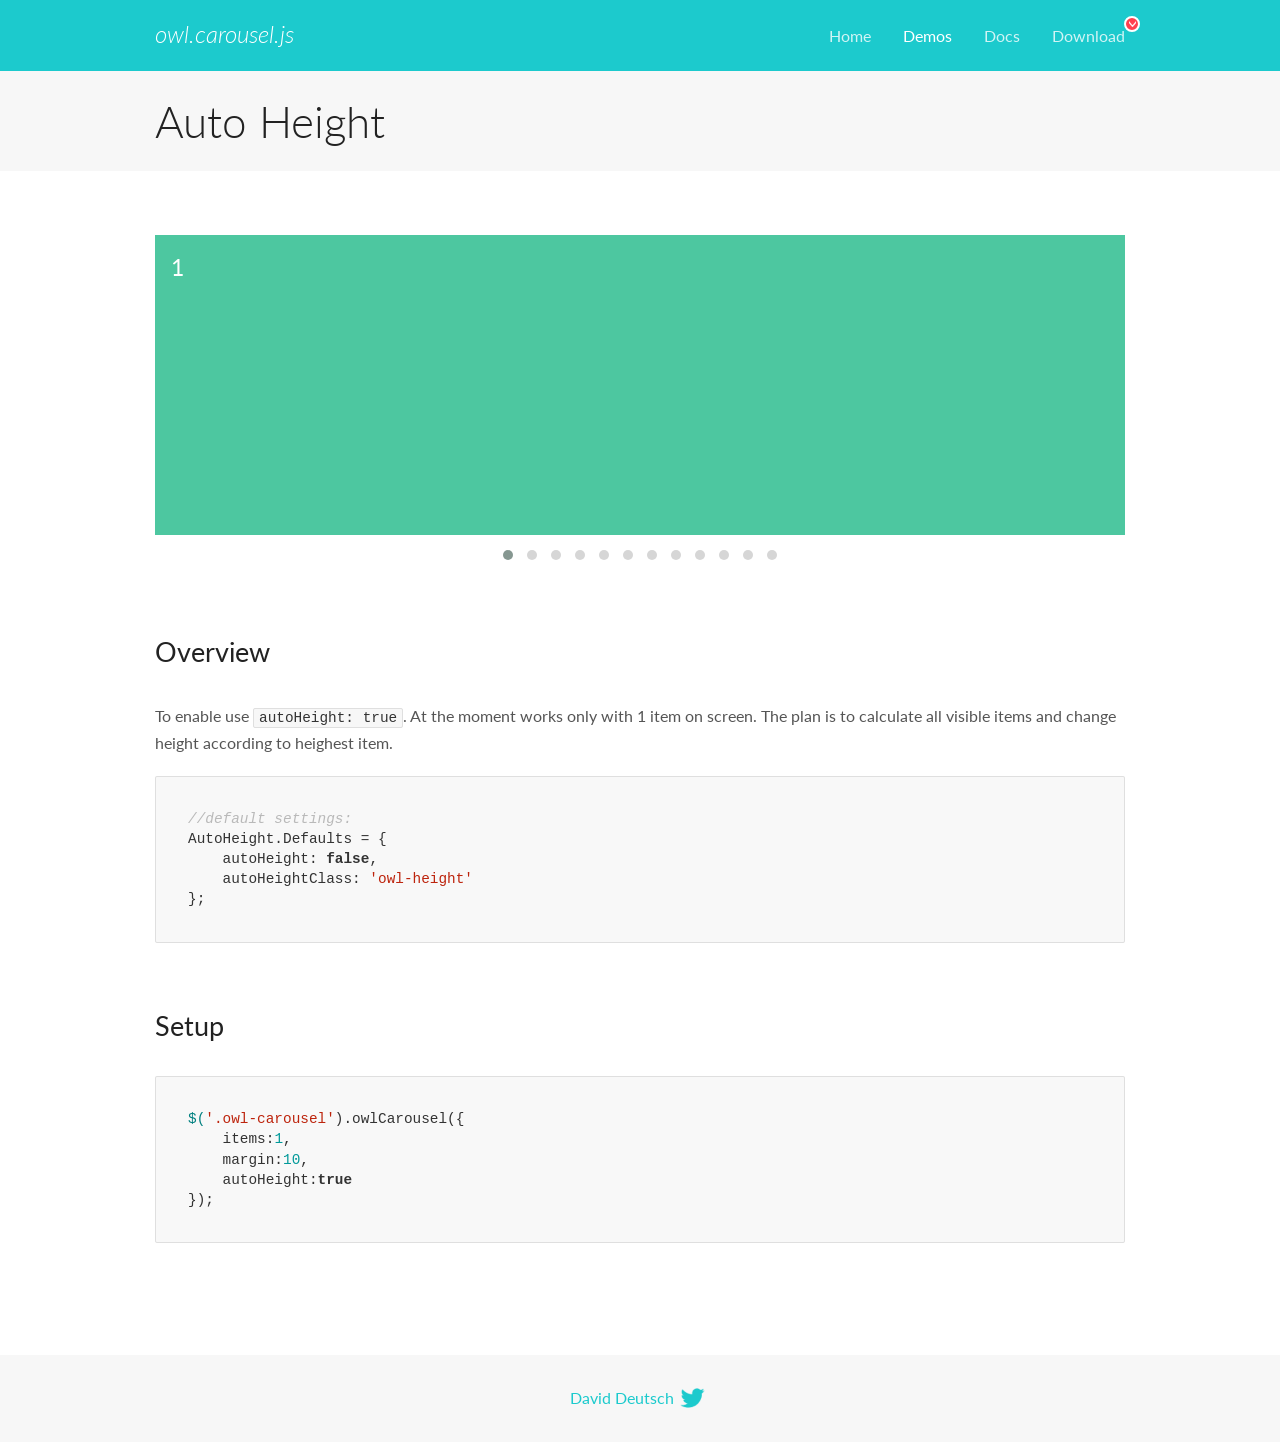
<file: OwlCarousel2-2.3.4/docs/demos/autoheight.html>
<!DOCTYPE html>
<html lang="en">
  <head>

    <!-- head -->
    <meta charset="utf-8">
    <meta name="msapplication-tap-highlight" content="no" />
    <meta name="viewport" content="width=device-width, initial-scale=1.0" />
    <meta name="description" content="autoHeight usage demo">
    <meta name="author" content="David Deutsch">
    <title>
      Auto Height Demo | Owl Carousel | 2.3.4
    </title>

    <!-- Stylesheets -->
    <link href='https://fonts.googleapis.com/css?family=Lato:300,400,700,400italic,300italic' rel='stylesheet' type='text/css'>
    <link rel="stylesheet" href="../assets/css/docs.theme.min.css">

    <!-- Owl Stylesheets -->
    <link rel="stylesheet" href="../assets/owlcarousel/assets/owl.carousel.min.css">
    <link rel="stylesheet" href="../assets/owlcarousel/assets/owl.theme.default.min.css">

    <!-- HTML5 shim and Respond.js IE8 support of HTML5 elements and media queries -->

    <!--[if lt IE 9]>
      <script src="https://oss.maxcdn.com/libs/html5shiv/3.7.0/html5shiv.js"></script>
      <script src="https://oss.maxcdn.com/libs/respond.js/1.3.0/respond.min.js"></script>
    <![endif]-->

    <!-- Favicons -->
    <link rel="apple-touch-icon-precomposed" sizes="144x144" href="../assets/ico/apple-touch-icon-144-precomposed.png">
    <link rel="shortcut icon" href="../assets/ico/favicon.png">
    <link rel="shortcut icon" href="favicon.ico">

    <!-- Yeah i know js should not be in header. Its required for demos.-->

    <!-- javascript -->
    <script src="../assets/vendors/jquery.min.js"></script>
    <script src="../assets/owlcarousel/owl.carousel.js"></script>
  </head>
  <body>

    <!-- header -->
    <header class="header">
      <div class="row">
        <div class="large-12 columns">
          <div class="brand left">
            <h3>
              <a href="/OwlCarousel2/">owl.carousel.js</a> 
            </h3>
          </div>
          <a id="toggle-nav" class="right">
            <span></span> <span></span> <span></span> 
          </a> 
          <div class="nav-bar">
            <ul class="clearfix">
              <li> <a href="/OwlCarousel2/index.html">Home</a>  </li>
              <li class="active">
                <a href="/OwlCarousel2/demos/demos.html">Demos</a> 
              </li>
              <li> <a href="/OwlCarousel2/docs/started-welcome.html">Docs</a>  </li>
              <li>
                <a href="https://github.com/OwlCarousel2/OwlCarousel2/archive/2.3.4.zip">Download</a> 
                <span class="download"></span> 
              </li>
            </ul>
          </div>
        </div>
      </div>
    </header>

    <!-- title -->
    <section class="title">
      <div class="row">
        <div class="large-12 columns">
          <h1>Auto Height</h1>
        </div>
      </div>
    </section>

    <!--  Demos -->
    <section id="demos">
      <div class="row">
        <div class="large-12 columns">
          <div class="owl-carousel owl-theme">
            <div class="item" style="height:300px">
              <h4>1</h4>
            </div>
            <div class="item" style="height:100px">
              <h4>2</h4>
            </div>
            <div class="item" style="height:500px">
              <h4>3</h4>
            </div>
            <div class="item" style="height:250px">
              <h4>4</h4>
            </div>
            <div class="item" style="height:400px">
              <h4>5</h4>
            </div>
            <div class="item" style="height:500px">
              <h4>6</h4>
            </div>
            <div class="item" style="height:600px">
              <h4>7</h4>
            </div>
            <div class="item" style="height:400px">
              <h4>8</h4>
            </div>
            <div class="item" style="height:300px">
              <h4>9</h4>
            </div>
            <div class="item" style="height:350px">
              <h4>10</h4>
            </div>
            <div class="item" style="height:200px">
              <h4>11</h4>
            </div>
            <div class="item" style="height:150px">
              <h4>12</h4>
            </div>
          </div>
          <h3 id="overview">Overview</h3>
          <p>To enable use <code>autoHeight: true</code>. At the moment works only with 1 item on screen. The plan is to calculate all visible items and change height according to heighest item.</p>
          <pre><code>//default settings:
AutoHeight.Defaults = {
    autoHeight: false,
    autoHeightClass: &#39;owl-height&#39;
};</code></pre>
          <h3 id="setup">Setup</h3>
          <pre><code>$(&#39;.owl-carousel&#39;).owlCarousel({
    items:1,
    margin:10,
    autoHeight:true
});</code></pre>
          <script>
            $(document).ready(function() {
              $('.owl-carousel').owlCarousel({
                items: 1,
                margin: 10,
                autoHeight: true
              });
            })
          </script>
        </div>
      </div>
    </section>

    <!-- footer -->
    <footer class="footer">
      <div class="row">
        <div class="large-12 columns">
          <h5>
            <a href="/OwlCarousel2/docs/support-contact.html">David Deutsch</a> 
            <a id="custom-tweet-button" href="https://twitter.com/share?url=https://github.com/OwlCarousel2/OwlCarousel2&text=Owl Carousel - This is so awesome! " target="_blank"></a> 
          </h5>
        </div>
      </div>
    </footer>

    <!-- vendors -->
    <script src="../assets/vendors/highlight.js"></script>
    <script src="../assets/js/app.js"></script>
  </body>
</html>
</file>
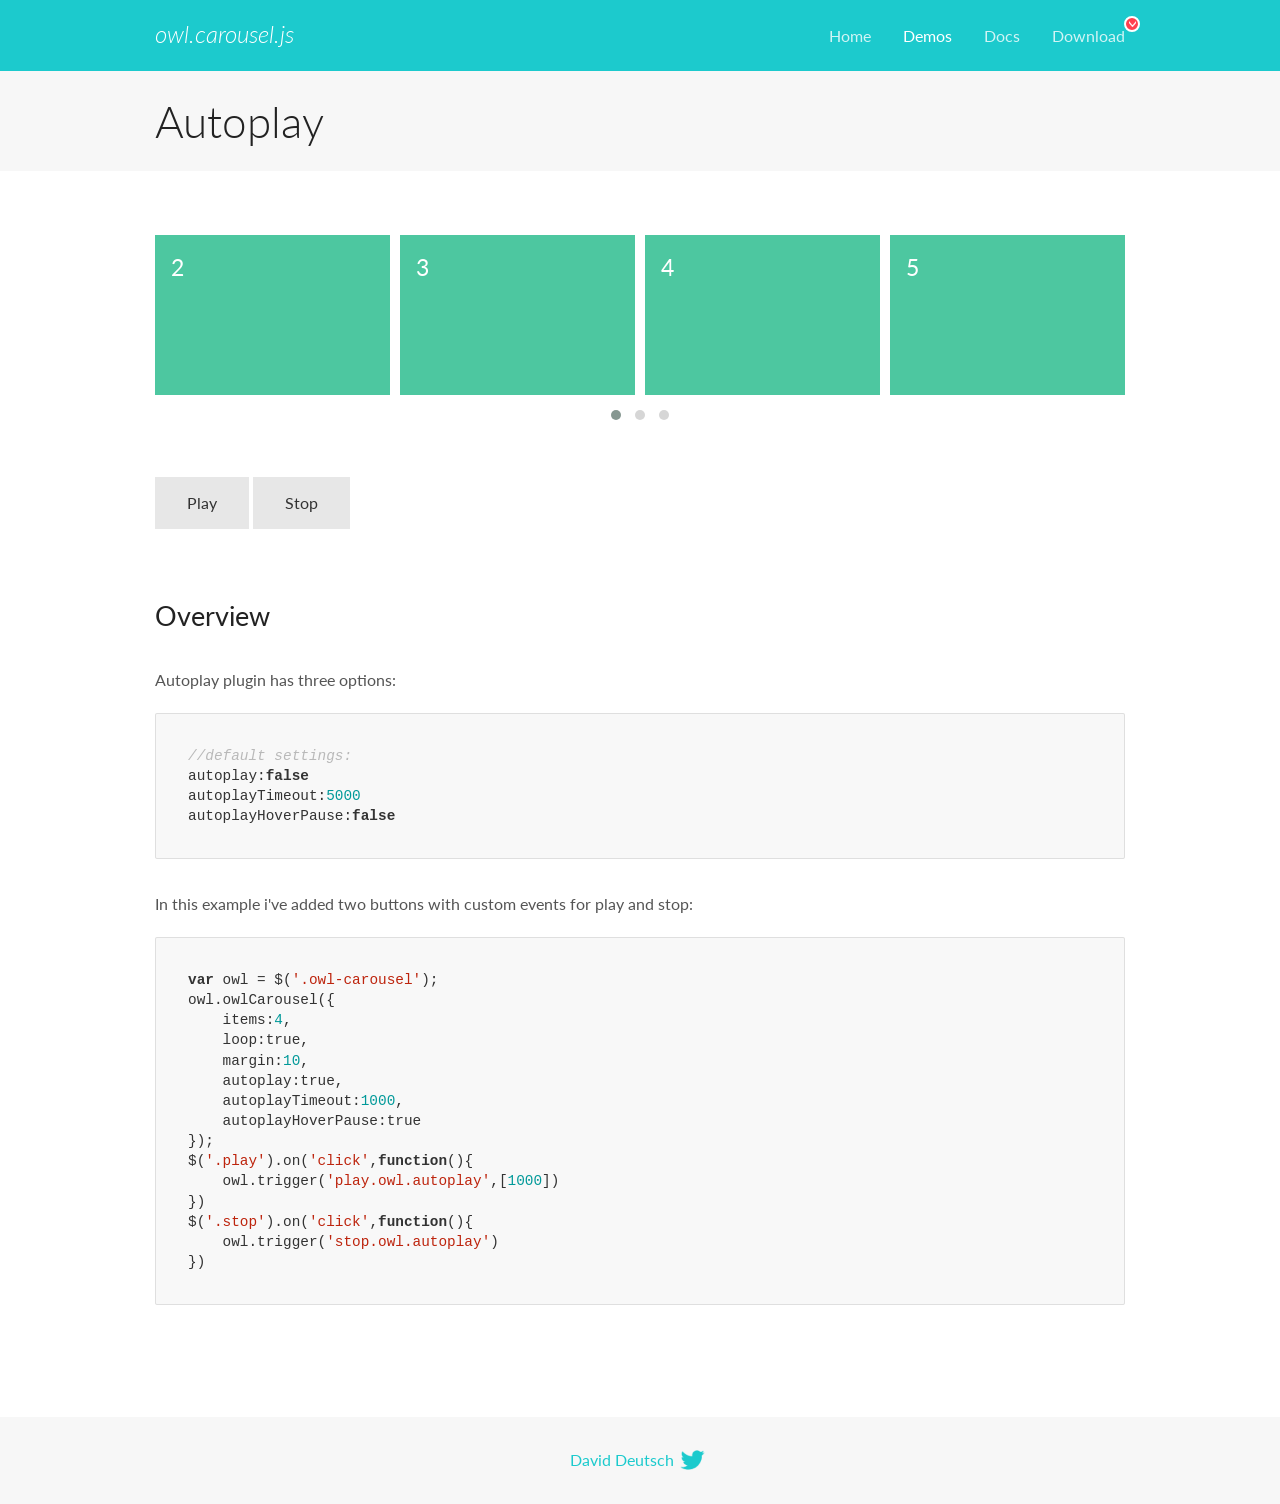
<file: OwlCarousel2-2.3.4/docs/demos/autoplay.html>
<!DOCTYPE html>
<html lang="en">
  <head>

    <!-- head -->
    <meta charset="utf-8">
    <meta name="msapplication-tap-highlight" content="no" />
    <meta name="viewport" content="width=device-width, initial-scale=1.0" />
    <meta name="description" content="Autoplay usage demo">
    <meta name="author" content="David Deutsch">
    <title>
      Autoplay Demo | Owl Carousel | 2.3.4
    </title>

    <!-- Stylesheets -->
    <link href='https://fonts.googleapis.com/css?family=Lato:300,400,700,400italic,300italic' rel='stylesheet' type='text/css'>
    <link rel="stylesheet" href="../assets/css/docs.theme.min.css">

    <!-- Owl Stylesheets -->
    <link rel="stylesheet" href="../assets/owlcarousel/assets/owl.carousel.min.css">
    <link rel="stylesheet" href="../assets/owlcarousel/assets/owl.theme.default.min.css">

    <!-- HTML5 shim and Respond.js IE8 support of HTML5 elements and media queries -->

    <!--[if lt IE 9]>
      <script src="https://oss.maxcdn.com/libs/html5shiv/3.7.0/html5shiv.js"></script>
      <script src="https://oss.maxcdn.com/libs/respond.js/1.3.0/respond.min.js"></script>
    <![endif]-->

    <!-- Favicons -->
    <link rel="apple-touch-icon-precomposed" sizes="144x144" href="../assets/ico/apple-touch-icon-144-precomposed.png">
    <link rel="shortcut icon" href="../assets/ico/favicon.png">
    <link rel="shortcut icon" href="favicon.ico">

    <!-- Yeah i know js should not be in header. Its required for demos.-->

    <!-- javascript -->
    <script src="../assets/vendors/jquery.min.js"></script>
    <script src="../assets/owlcarousel/owl.carousel.js"></script>
  </head>
  <body>

    <!-- header -->
    <header class="header">
      <div class="row">
        <div class="large-12 columns">
          <div class="brand left">
            <h3>
              <a href="/OwlCarousel2/">owl.carousel.js</a> 
            </h3>
          </div>
          <a id="toggle-nav" class="right">
            <span></span> <span></span> <span></span> 
          </a> 
          <div class="nav-bar">
            <ul class="clearfix">
              <li> <a href="/OwlCarousel2/index.html">Home</a>  </li>
              <li class="active">
                <a href="/OwlCarousel2/demos/demos.html">Demos</a> 
              </li>
              <li> <a href="/OwlCarousel2/docs/started-welcome.html">Docs</a>  </li>
              <li>
                <a href="https://github.com/OwlCarousel2/OwlCarousel2/archive/2.3.4.zip">Download</a> 
                <span class="download"></span> 
              </li>
            </ul>
          </div>
        </div>
      </div>
    </header>

    <!-- title -->
    <section class="title">
      <div class="row">
        <div class="large-12 columns">
          <h1>Autoplay</h1>
        </div>
      </div>
    </section>

    <!--  Demos -->
    <section id="demos">
      <div class="row">
        <div class="large-12 columns">
          <div class="owl-carousel owl-theme">
            <div class="item">
              <h4>1</h4>
            </div>
            <div class="item">
              <h4>2</h4>
            </div>
            <div class="item">
              <h4>3</h4>
            </div>
            <div class="item">
              <h4>4</h4>
            </div>
            <div class="item">
              <h4>5</h4>
            </div>
            <div class="item">
              <h4>6</h4>
            </div>
            <div class="item">
              <h4>7</h4>
            </div>
            <div class="item">
              <h4>8</h4>
            </div>
            <div class="item">
              <h4>9</h4>
            </div>
            <div class="item">
              <h4>10</h4>
            </div>
            <div class="item">
              <h4>11</h4>
            </div>
            <div class="item">
              <h4>12</h4>
            </div>
          </div>
          <a class="button secondary play">Play</a> 
          <a class="button secondary stop">Stop</a> 
          <h3 id="overview">Overview</h3>
          <p>Autoplay plugin has three options:</p>
          <pre><code>//default settings:
autoplay:false
autoplayTimeout:5000
autoplayHoverPause:false</code></pre>
          <p>In this example i&#39;ve added two buttons with custom events for play and stop:</p>
          <pre><code>var owl = $(&#39;.owl-carousel&#39;);
owl.owlCarousel({
    items:4,
    loop:true,
    margin:10,
    autoplay:true,
    autoplayTimeout:1000,
    autoplayHoverPause:true
});
$(&#39;.play&#39;).on(&#39;click&#39;,function(){
    owl.trigger(&#39;play.owl.autoplay&#39;,[1000])
})
$(&#39;.stop&#39;).on(&#39;click&#39;,function(){
    owl.trigger(&#39;stop.owl.autoplay&#39;)
})</code></pre>
          <script>
            $(document).ready(function() {
              var owl = $('.owl-carousel');
              owl.owlCarousel({
                items: 4,
                loop: true,
                margin: 10,
                autoplay: true,
                autoplayTimeout: 1000,
                autoplayHoverPause: true
              });
              $('.play').on('click', function() {
                owl.trigger('play.owl.autoplay', [1000])
              })
              $('.stop').on('click', function() {
                owl.trigger('stop.owl.autoplay')
              })
            })
          </script>
        </div>
      </div>
    </section>

    <!-- footer -->
    <footer class="footer">
      <div class="row">
        <div class="large-12 columns">
          <h5>
            <a href="/OwlCarousel2/docs/support-contact.html">David Deutsch</a> 
            <a id="custom-tweet-button" href="https://twitter.com/share?url=https://github.com/OwlCarousel2/OwlCarousel2&text=Owl Carousel - This is so awesome! " target="_blank"></a> 
          </h5>
        </div>
      </div>
    </footer>

    <!-- vendors -->
    <script src="../assets/vendors/highlight.js"></script>
    <script src="../assets/js/app.js"></script>
  </body>
</html>
</file>
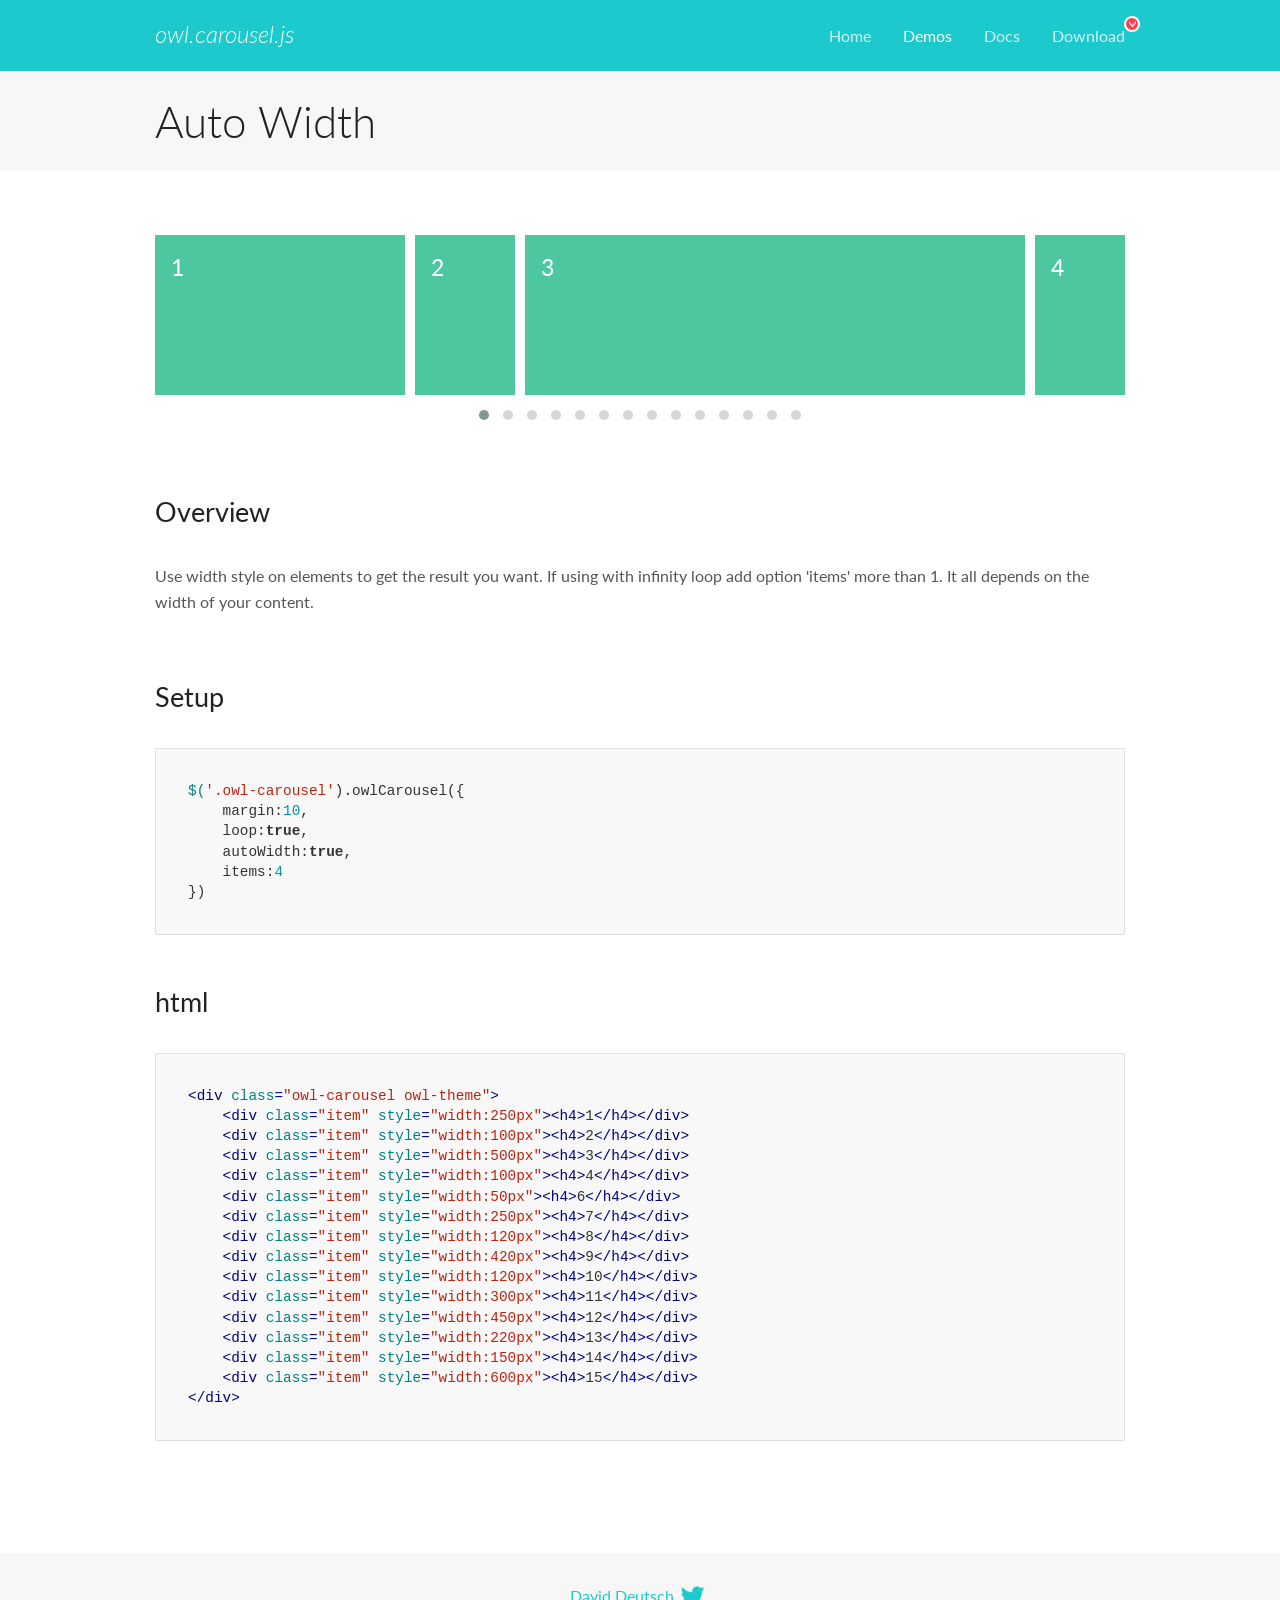
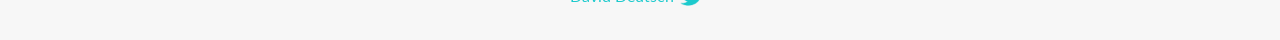
<file: OwlCarousel2-2.3.4/docs/demos/autowidth.html>
<!DOCTYPE html>
<html lang="en">
  <head>

    <!-- head -->
    <meta charset="utf-8">
    <meta name="msapplication-tap-highlight" content="no" />
    <meta name="viewport" content="width=device-width, initial-scale=1.0" />
    <meta name="description" content="Auto Width">
    <meta name="author" content="David Deutsch">
    <title>
      Auto Width Demo | Owl Carousel | 2.3.4
    </title>

    <!-- Stylesheets -->
    <link href='https://fonts.googleapis.com/css?family=Lato:300,400,700,400italic,300italic' rel='stylesheet' type='text/css'>
    <link rel="stylesheet" href="../assets/css/docs.theme.min.css">

    <!-- Owl Stylesheets -->
    <link rel="stylesheet" href="../assets/owlcarousel/assets/owl.carousel.min.css">
    <link rel="stylesheet" href="../assets/owlcarousel/assets/owl.theme.default.min.css">

    <!-- HTML5 shim and Respond.js IE8 support of HTML5 elements and media queries -->

    <!--[if lt IE 9]>
      <script src="https://oss.maxcdn.com/libs/html5shiv/3.7.0/html5shiv.js"></script>
      <script src="https://oss.maxcdn.com/libs/respond.js/1.3.0/respond.min.js"></script>
    <![endif]-->

    <!-- Favicons -->
    <link rel="apple-touch-icon-precomposed" sizes="144x144" href="../assets/ico/apple-touch-icon-144-precomposed.png">
    <link rel="shortcut icon" href="../assets/ico/favicon.png">
    <link rel="shortcut icon" href="favicon.ico">

    <!-- Yeah i know js should not be in header. Its required for demos.-->

    <!-- javascript -->
    <script src="../assets/vendors/jquery.min.js"></script>
    <script src="../assets/owlcarousel/owl.carousel.js"></script>
  </head>
  <body>

    <!-- header -->
    <header class="header">
      <div class="row">
        <div class="large-12 columns">
          <div class="brand left">
            <h3>
              <a href="/OwlCarousel2/">owl.carousel.js</a> 
            </h3>
          </div>
          <a id="toggle-nav" class="right">
            <span></span> <span></span> <span></span> 
          </a> 
          <div class="nav-bar">
            <ul class="clearfix">
              <li> <a href="/OwlCarousel2/index.html">Home</a>  </li>
              <li class="active">
                <a href="/OwlCarousel2/demos/demos.html">Demos</a> 
              </li>
              <li> <a href="/OwlCarousel2/docs/started-welcome.html">Docs</a>  </li>
              <li>
                <a href="https://github.com/OwlCarousel2/OwlCarousel2/archive/2.3.4.zip">Download</a> 
                <span class="download"></span> 
              </li>
            </ul>
          </div>
        </div>
      </div>
    </header>

    <!-- title -->
    <section class="title">
      <div class="row">
        <div class="large-12 columns">
          <h1>Auto Width</h1>
        </div>
      </div>
    </section>

    <!--  Demos -->
    <section id="demos">
      <div class="row">
        <div class="large-12 columns">
          <div class="owl-carousel owl-theme">
            <div class="item" style="width:250px">
              <h4>1</h4>
            </div>
            <div class="item" style="width:100px">
              <h4>2</h4>
            </div>
            <div class="item" style="width:500px">
              <h4>3</h4>
            </div>
            <div class="item" style="width:100px">
              <h4>4</h4>
            </div>
            <div class="item" style="width:50px">
              <h4>6</h4>
            </div>
            <div class="item" style="width:250px">
              <h4>7</h4>
            </div>
            <div class="item" style="width:120px">
              <h4>8</h4>
            </div>
            <div class="item" style="width:420px">
              <h4>9</h4>
            </div>
            <div class="item" style="width:120px">
              <h4>10</h4>
            </div>
            <div class="item" style="width:300px">
              <h4>11</h4>
            </div>
            <div class="item" style="width:450px">
              <h4>12</h4>
            </div>
            <div class="item" style="width:220px">
              <h4>13</h4>
            </div>
            <div class="item" style="width:150px">
              <h4>14</h4>
            </div>
            <div class="item" style="width:600px">
              <h4>15</h4>
            </div>
          </div>
          <h3 id="overview">Overview</h3>
          <p>Use width style on elements to get the result you want. If using with infinity loop add option &#39;items&#39; more than 1. It all depends on the width of your content.</p>
          <h3 id="setup">Setup</h3>
          <pre><code>$(&#39;.owl-carousel&#39;).owlCarousel({
    margin:10,
    loop:true,
    autoWidth:true,
    items:4
})</code></pre>
          <h3 id="html">html</h3>
          <pre><code>&lt;div class=&quot;owl-carousel owl-theme&quot;&gt;
    &lt;div class=&quot;item&quot; style=&quot;width:250px&quot;&gt;&lt;h4&gt;1&lt;/h4&gt;&lt;/div&gt;
    &lt;div class=&quot;item&quot; style=&quot;width:100px&quot;&gt;&lt;h4&gt;2&lt;/h4&gt;&lt;/div&gt;
    &lt;div class=&quot;item&quot; style=&quot;width:500px&quot;&gt;&lt;h4&gt;3&lt;/h4&gt;&lt;/div&gt;
    &lt;div class=&quot;item&quot; style=&quot;width:100px&quot;&gt;&lt;h4&gt;4&lt;/h4&gt;&lt;/div&gt;
    &lt;div class=&quot;item&quot; style=&quot;width:50px&quot;&gt;&lt;h4&gt;6&lt;/h4&gt;&lt;/div&gt;
    &lt;div class=&quot;item&quot; style=&quot;width:250px&quot;&gt;&lt;h4&gt;7&lt;/h4&gt;&lt;/div&gt;
    &lt;div class=&quot;item&quot; style=&quot;width:120px&quot;&gt;&lt;h4&gt;8&lt;/h4&gt;&lt;/div&gt;
    &lt;div class=&quot;item&quot; style=&quot;width:420px&quot;&gt;&lt;h4&gt;9&lt;/h4&gt;&lt;/div&gt;
    &lt;div class=&quot;item&quot; style=&quot;width:120px&quot;&gt;&lt;h4&gt;10&lt;/h4&gt;&lt;/div&gt;
    &lt;div class=&quot;item&quot; style=&quot;width:300px&quot;&gt;&lt;h4&gt;11&lt;/h4&gt;&lt;/div&gt;
    &lt;div class=&quot;item&quot; style=&quot;width:450px&quot;&gt;&lt;h4&gt;12&lt;/h4&gt;&lt;/div&gt;
    &lt;div class=&quot;item&quot; style=&quot;width:220px&quot;&gt;&lt;h4&gt;13&lt;/h4&gt;&lt;/div&gt;
    &lt;div class=&quot;item&quot; style=&quot;width:150px&quot;&gt;&lt;h4&gt;14&lt;/h4&gt;&lt;/div&gt;
    &lt;div class=&quot;item&quot; style=&quot;width:600px&quot;&gt;&lt;h4&gt;15&lt;/h4&gt;&lt;/div&gt;
&lt;/div&gt;</code></pre>
          <script>
            $(document).ready(function() {
              $('.owl-carousel').owlCarousel({
                margin: 10,
                loop: true,
                autoWidth: true,
                items: 4
              })
            })
          </script>
        </div>
      </div>
    </section>

    <!-- footer -->
    <footer class="footer">
      <div class="row">
        <div class="large-12 columns">
          <h5>
            <a href="/OwlCarousel2/docs/support-contact.html">David Deutsch</a> 
            <a id="custom-tweet-button" href="https://twitter.com/share?url=https://github.com/OwlCarousel2/OwlCarousel2&text=Owl Carousel - This is so awesome! " target="_blank"></a> 
          </h5>
        </div>
      </div>
    </footer>

    <!-- vendors -->
    <script src="../assets/vendors/highlight.js"></script>
    <script src="../assets/js/app.js"></script>
  </body>
</html>
</file>
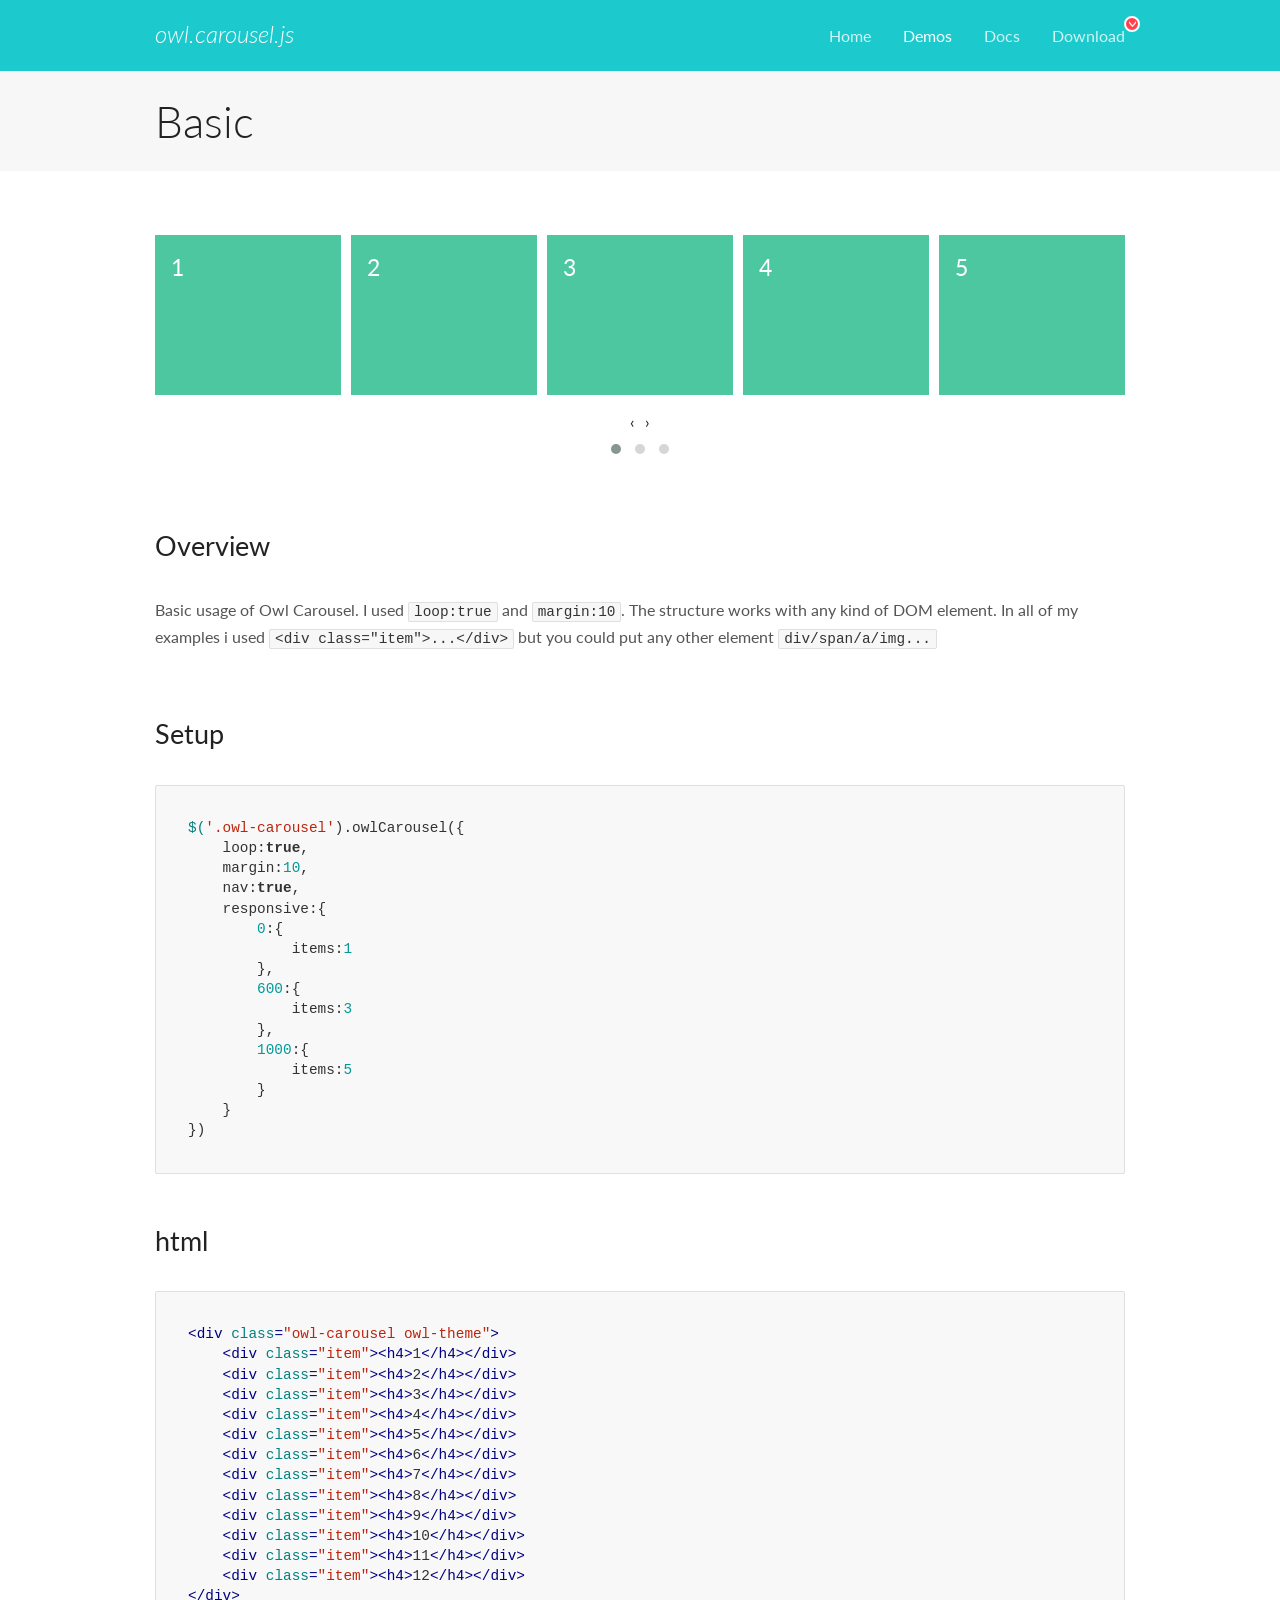
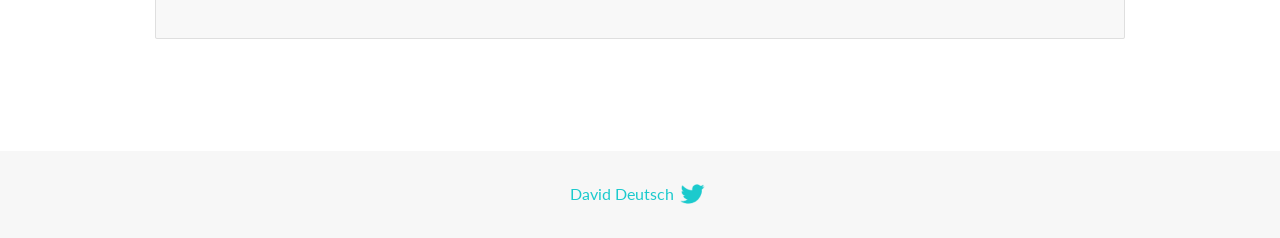
<file: OwlCarousel2-2.3.4/docs/demos/basic.html>
<!DOCTYPE html>
<html lang="en">
  <head>

    <!-- head -->
    <meta charset="utf-8">
    <meta name="msapplication-tap-highlight" content="no" />
    <meta name="viewport" content="width=device-width, initial-scale=1.0" />
    <meta name="description" content="Basic usage demo">
    <meta name="author" content="David Deutsch">
    <title>
      Basic Demo | Owl Carousel | 2.3.4
    </title>

    <!-- Stylesheets -->
    <link href='https://fonts.googleapis.com/css?family=Lato:300,400,700,400italic,300italic' rel='stylesheet' type='text/css'>
    <link rel="stylesheet" href="../assets/css/docs.theme.min.css">

    <!-- Owl Stylesheets -->
    <link rel="stylesheet" href="../assets/owlcarousel/assets/owl.carousel.min.css">
    <link rel="stylesheet" href="../assets/owlcarousel/assets/owl.theme.default.min.css">

    <!-- HTML5 shim and Respond.js IE8 support of HTML5 elements and media queries -->

    <!--[if lt IE 9]>
      <script src="https://oss.maxcdn.com/libs/html5shiv/3.7.0/html5shiv.js"></script>
      <script src="https://oss.maxcdn.com/libs/respond.js/1.3.0/respond.min.js"></script>
    <![endif]-->

    <!-- Favicons -->
    <link rel="apple-touch-icon-precomposed" sizes="144x144" href="../assets/ico/apple-touch-icon-144-precomposed.png">
    <link rel="shortcut icon" href="../assets/ico/favicon.png">
    <link rel="shortcut icon" href="favicon.ico">

    <!-- Yeah i know js should not be in header. Its required for demos.-->

    <!-- javascript -->
    <script src="../assets/vendors/jquery.min.js"></script>
    <script src="../assets/owlcarousel/owl.carousel.js"></script>
  </head>
  <body>

    <!-- header -->
    <header class="header">
      <div class="row">
        <div class="large-12 columns">
          <div class="brand left">
            <h3>
              <a href="/OwlCarousel2/">owl.carousel.js</a> 
            </h3>
          </div>
          <a id="toggle-nav" class="right">
            <span></span> <span></span> <span></span> 
          </a> 
          <div class="nav-bar">
            <ul class="clearfix">
              <li> <a href="/OwlCarousel2/index.html">Home</a>  </li>
              <li class="active">
                <a href="/OwlCarousel2/demos/demos.html">Demos</a> 
              </li>
              <li> <a href="/OwlCarousel2/docs/started-welcome.html">Docs</a>  </li>
              <li>
                <a href="https://github.com/OwlCarousel2/OwlCarousel2/archive/2.3.4.zip">Download</a> 
                <span class="download"></span> 
              </li>
            </ul>
          </div>
        </div>
      </div>
    </header>

    <!-- title -->
    <section class="title">
      <div class="row">
        <div class="large-12 columns">
          <h1>Basic</h1>
        </div>
      </div>
    </section>

    <!--  Demos -->
    <section id="demos">
      <div class="row">
        <div class="large-12 columns">
          <div class="owl-carousel owl-theme">
            <div class="item">
              <h4>1</h4>
            </div>
            <div class="item">
              <h4>2</h4>
            </div>
            <div class="item">
              <h4>3</h4>
            </div>
            <div class="item">
              <h4>4</h4>
            </div>
            <div class="item">
              <h4>5</h4>
            </div>
            <div class="item">
              <h4>6</h4>
            </div>
            <div class="item">
              <h4>7</h4>
            </div>
            <div class="item">
              <h4>8</h4>
            </div>
            <div class="item">
              <h4>9</h4>
            </div>
            <div class="item">
              <h4>10</h4>
            </div>
            <div class="item">
              <h4>11</h4>
            </div>
            <div class="item">
              <h4>12</h4>
            </div>
          </div>
          <h3 id="overview">Overview</h3>
          <p>Basic usage of Owl Carousel. I used <code>loop:true</code> and <code>margin:10</code>. The structure works with any kind of DOM element. In all of my examples i used <code>&lt;div class=&quot;item&quot;&gt;...&lt;/div&gt;</code> but you could
            put any other element <code>div/span/a/img...</code></p>
          <h3 id="setup">Setup</h3>
          <pre><code>$(&#39;.owl-carousel&#39;).owlCarousel({
    loop:true,
    margin:10,
    nav:true,
    responsive:{
        0:{
            items:1
        },
        600:{
            items:3
        },
        1000:{
            items:5
        }
    }
})</code></pre>
          <h3 id="html">html</h3>
          <pre><code>&lt;div class=&quot;owl-carousel owl-theme&quot;&gt;
    &lt;div class=&quot;item&quot;&gt;&lt;h4&gt;1&lt;/h4&gt;&lt;/div&gt;
    &lt;div class=&quot;item&quot;&gt;&lt;h4&gt;2&lt;/h4&gt;&lt;/div&gt;
    &lt;div class=&quot;item&quot;&gt;&lt;h4&gt;3&lt;/h4&gt;&lt;/div&gt;
    &lt;div class=&quot;item&quot;&gt;&lt;h4&gt;4&lt;/h4&gt;&lt;/div&gt;
    &lt;div class=&quot;item&quot;&gt;&lt;h4&gt;5&lt;/h4&gt;&lt;/div&gt;
    &lt;div class=&quot;item&quot;&gt;&lt;h4&gt;6&lt;/h4&gt;&lt;/div&gt;
    &lt;div class=&quot;item&quot;&gt;&lt;h4&gt;7&lt;/h4&gt;&lt;/div&gt;
    &lt;div class=&quot;item&quot;&gt;&lt;h4&gt;8&lt;/h4&gt;&lt;/div&gt;
    &lt;div class=&quot;item&quot;&gt;&lt;h4&gt;9&lt;/h4&gt;&lt;/div&gt;
    &lt;div class=&quot;item&quot;&gt;&lt;h4&gt;10&lt;/h4&gt;&lt;/div&gt;
    &lt;div class=&quot;item&quot;&gt;&lt;h4&gt;11&lt;/h4&gt;&lt;/div&gt;
    &lt;div class=&quot;item&quot;&gt;&lt;h4&gt;12&lt;/h4&gt;&lt;/div&gt;
&lt;/div&gt;</code></pre>
          <script>
            $(document).ready(function() {
              var owl = $('.owl-carousel');
              owl.owlCarousel({
                margin: 10,
                nav: true,
                loop: true,
                responsive: {
                  0: {
                    items: 1
                  },
                  600: {
                    items: 3
                  },
                  1000: {
                    items: 5
                  }
                }
              })
            })
          </script>
        </div>
      </div>
    </section>

    <!-- footer -->
    <footer class="footer">
      <div class="row">
        <div class="large-12 columns">
          <h5>
            <a href="/OwlCarousel2/docs/support-contact.html">David Deutsch</a> 
            <a id="custom-tweet-button" href="https://twitter.com/share?url=https://github.com/OwlCarousel2/OwlCarousel2&text=Owl Carousel - This is so awesome! " target="_blank"></a> 
          </h5>
        </div>
      </div>
    </footer>

    <!-- vendors -->
    <script src="../assets/vendors/highlight.js"></script>
    <script src="../assets/js/app.js"></script>
  </body>
</html>
</file>
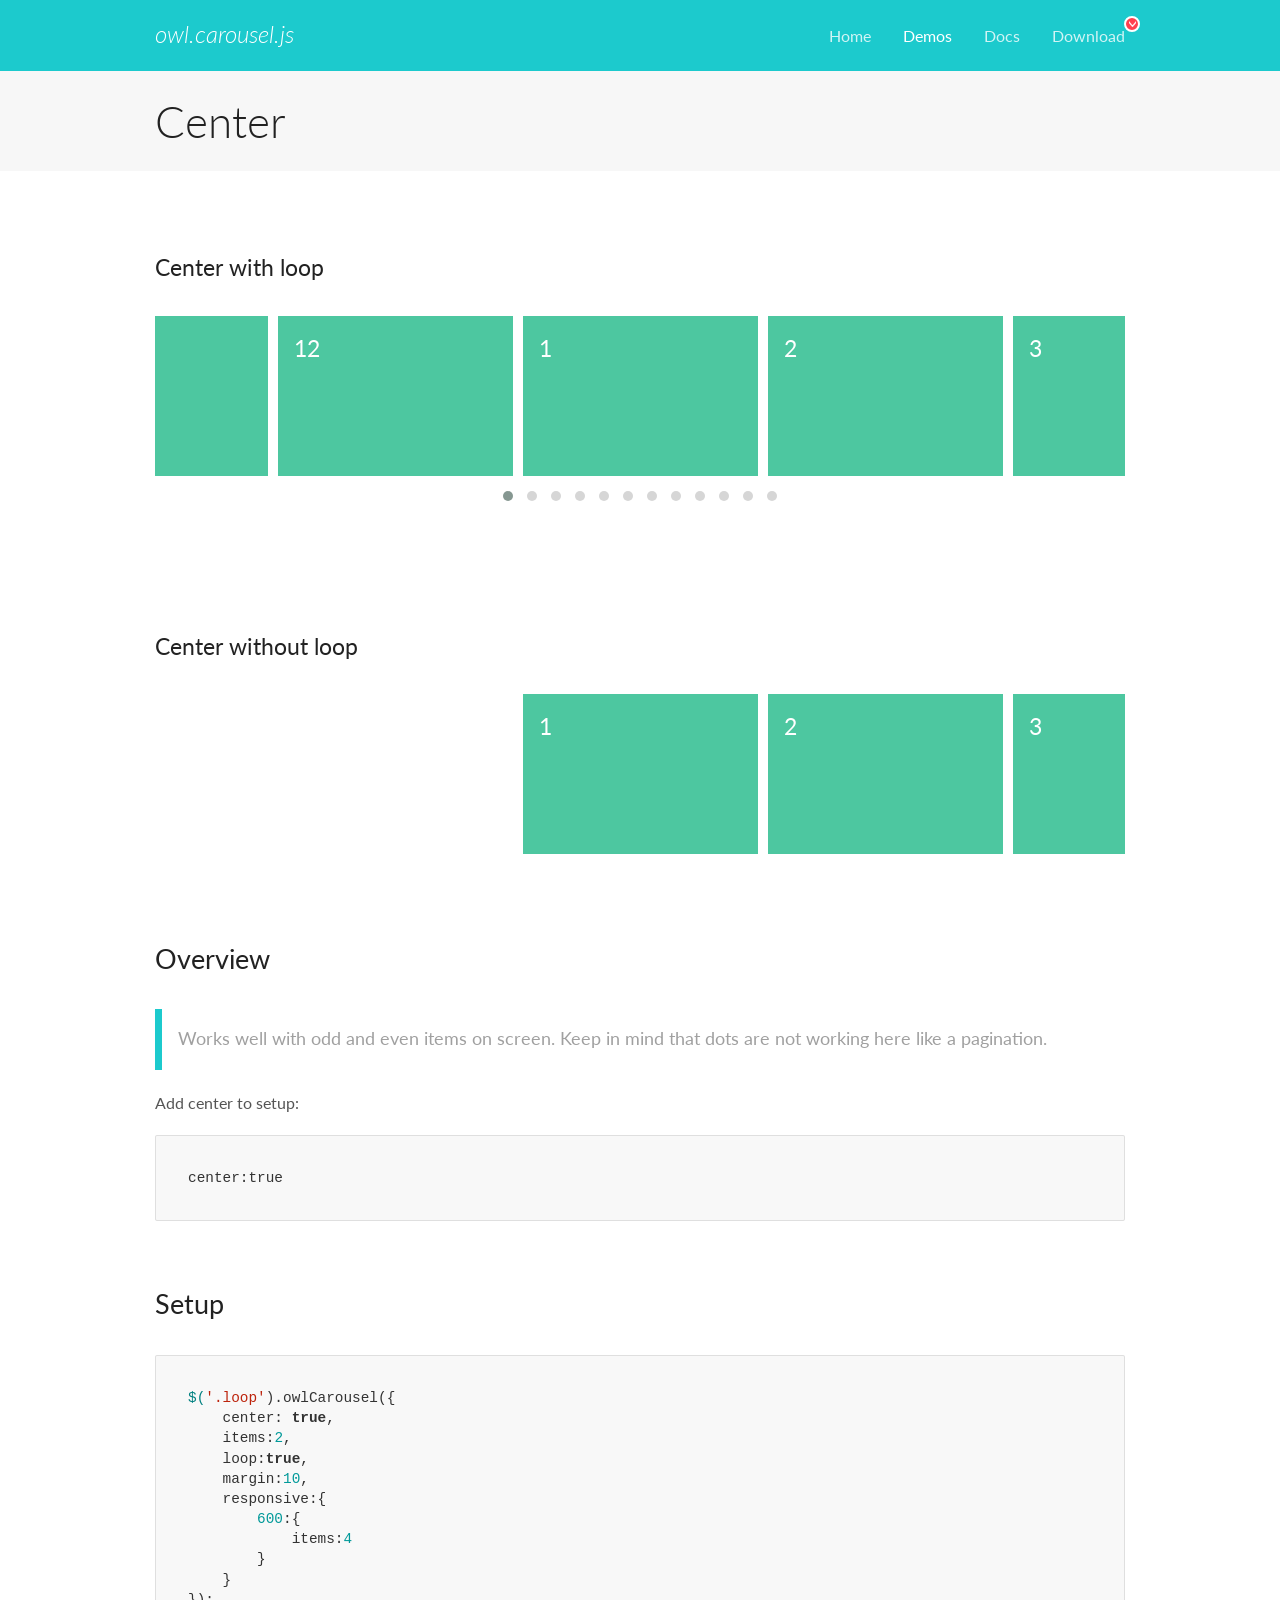
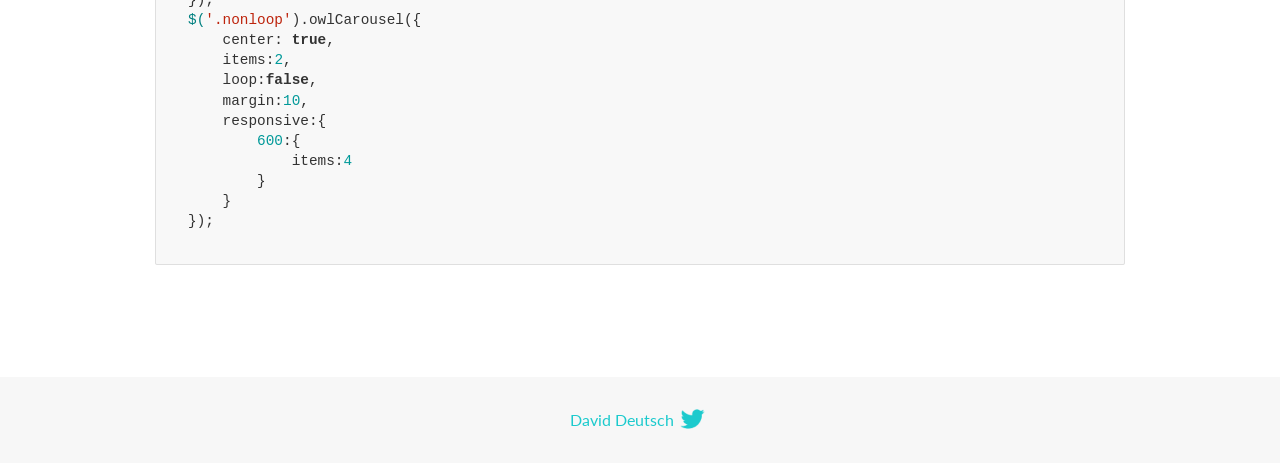
<file: OwlCarousel2-2.3.4/docs/demos/center.html>
<!DOCTYPE html>
<html lang="en">
  <head>

    <!-- head -->
    <meta charset="utf-8">
    <meta name="msapplication-tap-highlight" content="no" />
    <meta name="viewport" content="width=device-width, initial-scale=1.0" />
    <meta name="description" content="Center carousel">
    <meta name="author" content="David Deutsch">
    <title>
      Center Demo | Owl Carousel | 2.3.4
    </title>

    <!-- Stylesheets -->
    <link href='https://fonts.googleapis.com/css?family=Lato:300,400,700,400italic,300italic' rel='stylesheet' type='text/css'>
    <link rel="stylesheet" href="../assets/css/docs.theme.min.css">

    <!-- Owl Stylesheets -->
    <link rel="stylesheet" href="../assets/owlcarousel/assets/owl.carousel.min.css">
    <link rel="stylesheet" href="../assets/owlcarousel/assets/owl.theme.default.min.css">

    <!-- HTML5 shim and Respond.js IE8 support of HTML5 elements and media queries -->

    <!--[if lt IE 9]>
      <script src="https://oss.maxcdn.com/libs/html5shiv/3.7.0/html5shiv.js"></script>
      <script src="https://oss.maxcdn.com/libs/respond.js/1.3.0/respond.min.js"></script>
    <![endif]-->

    <!-- Favicons -->
    <link rel="apple-touch-icon-precomposed" sizes="144x144" href="../assets/ico/apple-touch-icon-144-precomposed.png">
    <link rel="shortcut icon" href="../assets/ico/favicon.png">
    <link rel="shortcut icon" href="favicon.ico">

    <!-- Yeah i know js should not be in header. Its required for demos.-->

    <!-- javascript -->
    <script src="../assets/vendors/jquery.min.js"></script>
    <script src="../assets/owlcarousel/owl.carousel.js"></script>
  </head>
  <body>

    <!-- header -->
    <header class="header">
      <div class="row">
        <div class="large-12 columns">
          <div class="brand left">
            <h3>
              <a href="/OwlCarousel2/">owl.carousel.js</a> 
            </h3>
          </div>
          <a id="toggle-nav" class="right">
            <span></span> <span></span> <span></span> 
          </a> 
          <div class="nav-bar">
            <ul class="clearfix">
              <li> <a href="/OwlCarousel2/index.html">Home</a>  </li>
              <li class="active">
                <a href="/OwlCarousel2/demos/demos.html">Demos</a> 
              </li>
              <li> <a href="/OwlCarousel2/docs/started-welcome.html">Docs</a>  </li>
              <li>
                <a href="https://github.com/OwlCarousel2/OwlCarousel2/archive/2.3.4.zip">Download</a> 
                <span class="download"></span> 
              </li>
            </ul>
          </div>
        </div>
      </div>
    </header>

    <!-- title -->
    <section class="title">
      <div class="row">
        <div class="large-12 columns">
          <h1>Center</h1>
        </div>
      </div>
    </section>

    <!--  Demos -->
    <section id="demos">
      <div class="row">
        <div class="large-12 columns">
          <h4 id="center-with-loop">Center with loop</h4>
          <div class="loop owl-carousel owl-theme">
            <div class="item">
              <h4>1</h4>
            </div>
            <div class="item">
              <h4>2</h4>
            </div>
            <div class="item">
              <h4>3</h4>
            </div>
            <div class="item">
              <h4>4</h4>
            </div>
            <div class="item">
              <h4>5</h4>
            </div>
            <div class="item">
              <h4>6</h4>
            </div>
            <div class="item">
              <h4>7</h4>
            </div>
            <div class="item">
              <h4>8</h4>
            </div>
            <div class="item">
              <h4>9</h4>
            </div>
            <div class="item">
              <h4>10</h4>
            </div>
            <div class="item">
              <h4>11</h4>
            </div>
            <div class="item">
              <h4>12</h4>
            </div>
          </div>
          <br>
          <h4 id="center-without-loop">Center without loop</h4>
          <div class="nonloop owl-carousel">
            <div class="item">
              <h4>1</h4>
            </div>
            <div class="item">
              <h4>2</h4>
            </div>
            <div class="item">
              <h4>3</h4>
            </div>
            <div class="item">
              <h4>4</h4>
            </div>
            <div class="item">
              <h4>5</h4>
            </div>
            <div class="item">
              <h4>6</h4>
            </div>
            <div class="item">
              <h4>7</h4>
            </div>
            <div class="item">
              <h4>8</h4>
            </div>
            <div class="item">
              <h4>9</h4>
            </div>
            <div class="item">
              <h4>10</h4>
            </div>
            <div class="item">
              <h4>11</h4>
            </div>
            <div class="item">
              <h4>12</h4>
            </div>
          </div>
          <h3 id="overview">Overview</h3>
          <blockquote>
            <p>Works well with odd and even items on screen. Keep in mind that dots are not working here like a pagination.</p>
          </blockquote>
          <p>Add center to setup:</p>
          <pre><code>center:true</code></pre>
          <h3 id="setup">Setup</h3>
          <pre><code>$(&#39;.loop&#39;).owlCarousel({
    center: true,
    items:2,
    loop:true,
    margin:10,
    responsive:{
        600:{
            items:4
        }
    }
});
$(&#39;.nonloop&#39;).owlCarousel({
    center: true,
    items:2,
    loop:false,
    margin:10,
    responsive:{
        600:{
            items:4
        }
    }
});</code></pre>
          <script>
            jQuery(document).ready(function($) {
              $('.loop').owlCarousel({
                center: true,
                items: 2,
                loop: true,
                margin: 10,
                responsive: {
                  600: {
                    items: 4
                  }
                }
              });
              $('.nonloop').owlCarousel({
                center: true,
                items: 2,
                loop: false,
                margin: 10,
                responsive: {
                  600: {
                    items: 4
                  }
                }
              });
            });
          </script>
        </div>
      </div>
    </section>

    <!-- footer -->
    <footer class="footer">
      <div class="row">
        <div class="large-12 columns">
          <h5>
            <a href="/OwlCarousel2/docs/support-contact.html">David Deutsch</a> 
            <a id="custom-tweet-button" href="https://twitter.com/share?url=https://github.com/OwlCarousel2/OwlCarousel2&text=Owl Carousel - This is so awesome! " target="_blank"></a> 
          </h5>
        </div>
      </div>
    </footer>

    <!-- vendors -->
    <script src="../assets/vendors/highlight.js"></script>
    <script src="../assets/js/app.js"></script>
  </body>
</html>
</file>
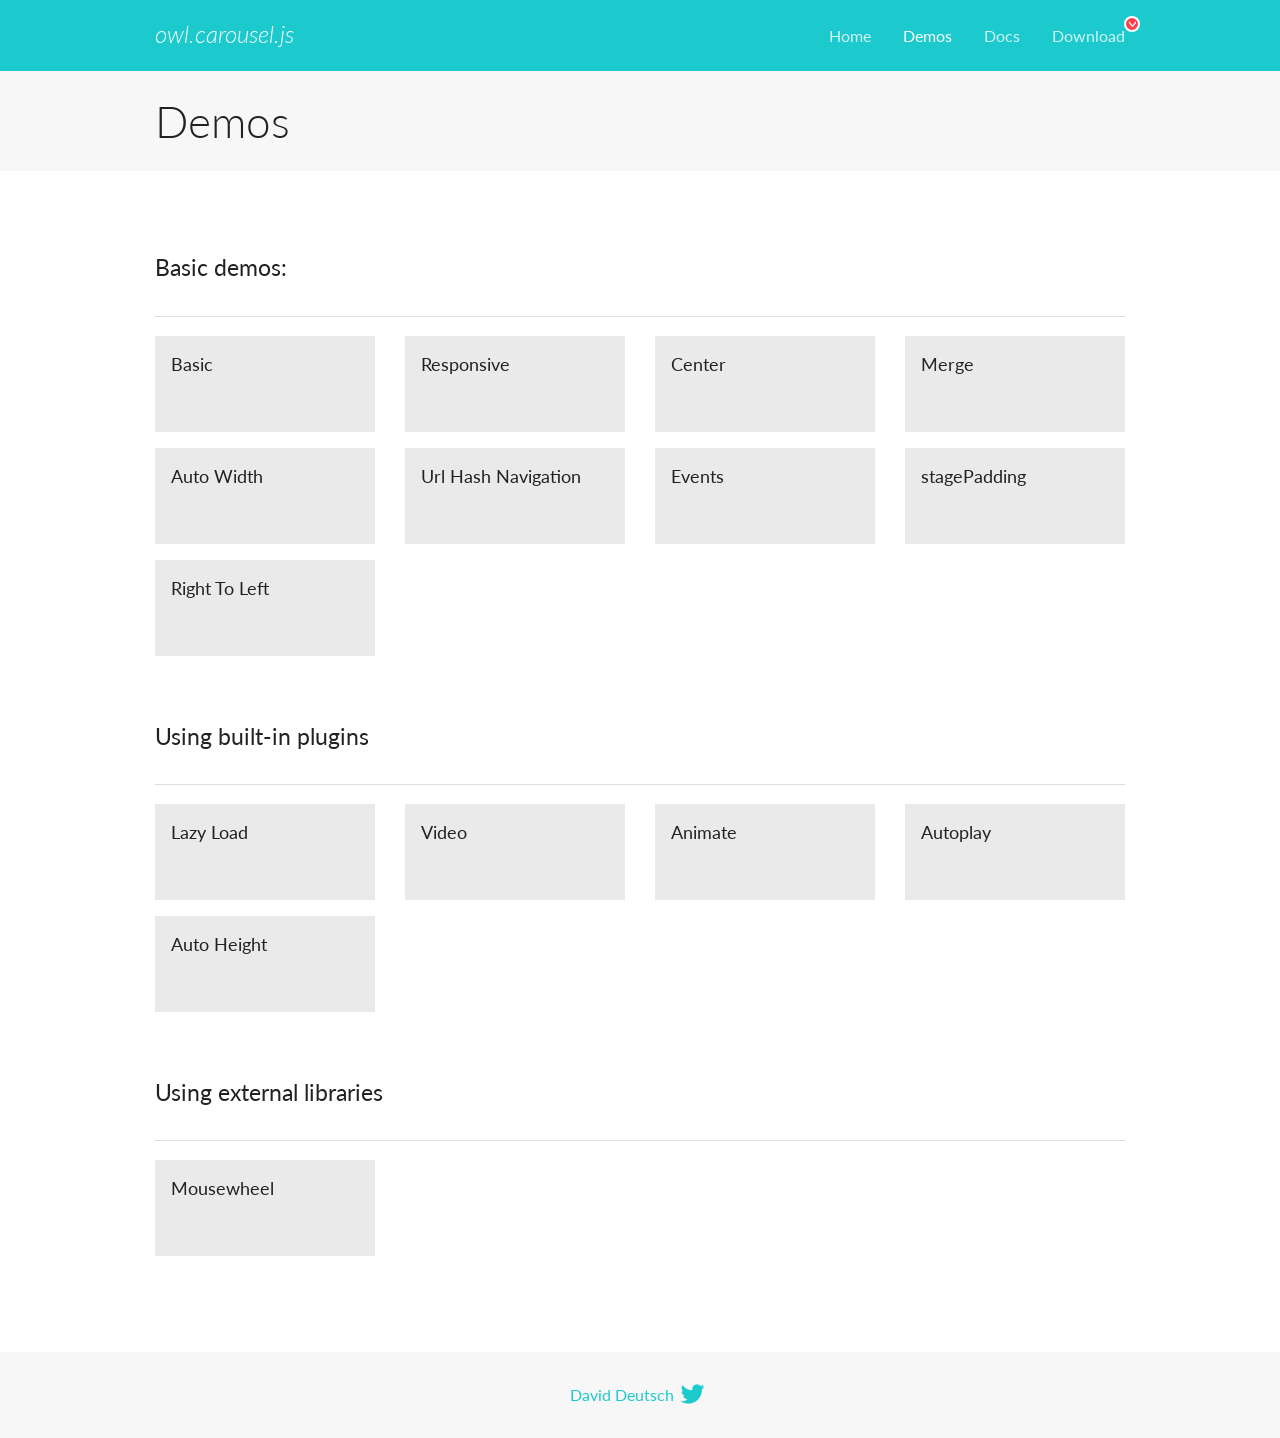
<file: OwlCarousel2-2.3.4/docs/demos/demos.html>
<!DOCTYPE html>
<html lang="en">
  <head>

    <!-- head -->
    <meta charset="utf-8">
    <meta name="msapplication-tap-highlight" content="no" />
    <meta name="viewport" content="width=device-width, initial-scale=1.0" />
    <meta name="description" content="A list of Owl Carousel examples.">
    <meta name="author" content="David Deutsch">
    <title>
      Demos | Owl Carousel | 2.3.4
    </title>

    <!-- Stylesheets -->
    <link href='https://fonts.googleapis.com/css?family=Lato:300,400,700,400italic,300italic' rel='stylesheet' type='text/css'>
    <link rel="stylesheet" href="../assets/css/docs.theme.min.css">

    <!-- Owl Stylesheets -->
    <link rel="stylesheet" href="../assets/owlcarousel/assets/owl.carousel.min.css">
    <link rel="stylesheet" href="../assets/owlcarousel/assets/owl.theme.default.min.css">

    <!-- HTML5 shim and Respond.js IE8 support of HTML5 elements and media queries -->

    <!--[if lt IE 9]>
      <script src="https://oss.maxcdn.com/libs/html5shiv/3.7.0/html5shiv.js"></script>
      <script src="https://oss.maxcdn.com/libs/respond.js/1.3.0/respond.min.js"></script>
    <![endif]-->

    <!-- Favicons -->
    <link rel="apple-touch-icon-precomposed" sizes="144x144" href="../assets/ico/apple-touch-icon-144-precomposed.png">
    <link rel="shortcut icon" href="../assets/ico/favicon.png">
    <link rel="shortcut icon" href="favicon.ico">

    <!-- Yeah i know js should not be in header. Its required for demos.-->

    <!-- javascript -->
    <script src="../assets/vendors/jquery.min.js"></script>
    <script src="../assets/owlcarousel/owl.carousel.js"></script>
  </head>
  <body>

    <!-- header -->
    <header class="header">
      <div class="row">
        <div class="large-12 columns">
          <div class="brand left">
            <h3>
              <a href="/OwlCarousel2/">owl.carousel.js</a> 
            </h3>
          </div>
          <a id="toggle-nav" class="right">
            <span></span> <span></span> <span></span> 
          </a> 
          <div class="nav-bar">
            <ul class="clearfix">
              <li> <a href="/OwlCarousel2/index.html">Home</a>  </li>
              <li class="active">
                <a href="/OwlCarousel2/demos/demos.html">Demos</a> 
              </li>
              <li> <a href="/OwlCarousel2/docs/started-welcome.html">Docs</a>  </li>
              <li>
                <a href="https://github.com/OwlCarousel2/OwlCarousel2/archive/2.3.4.zip">Download</a> 
                <span class="download"></span> 
              </li>
            </ul>
          </div>
        </div>
      </div>
    </header>

    <!-- title -->
    <section class="title">
      <div class="row">
        <div class="large-12 columns">
          <h1>Demos</h1>
        </div>
      </div>
    </section>

    <!--  Demos -->
    <section id="demos">
      <div class="row">
        <div class="large-12 columns">
          <h4 id="basic-demos-">Basic demos:</h4>
          <hr>
          <div class="demo-list">
            <div class="row">
              <div class="small-6 medium-4 large-3 columns">
                <a href="basic.html" class="demo-block">
                  <h5>Basic </h5>
                </a> 
              </div>
              <div class="small-6 medium-4 large-3 columns">
                <a href="responsive.html" class="demo-block">
                  <h5>Responsive </h5>
                </a> 
              </div>
              <div class="small-6 medium-4 large-3 columns">
                <a href="center.html" class="demo-block">
                  <h5>Center </h5>
                </a> 
              </div>
              <div class="small-6 medium-4 large-3 columns">
                <a href="merge.html" class="demo-block">
                  <h5>Merge </h5>
                </a> 
              </div>
              <div class="small-6 medium-4 large-3 columns">
                <a href="autowidth.html" class="demo-block">
                  <h5>Auto Width </h5>
                </a> 
              </div>
              <div class="small-6 medium-4 large-3 columns">
                <a href="urlhashnav.html" class="demo-block">
                  <h5>Url Hash Navigation </h5>
                </a> 
              </div>
              <div class="small-6 medium-4 large-3 columns">
                <a href="events.html" class="demo-block">
                  <h5>Events </h5>
                </a> 
              </div>
              <div class="small-6 medium-4 large-3 columns">
                <a href="stagepadding.html" class="demo-block">
                  <h5>stagePadding </h5>
                </a> 
              </div>
              <div class="small-6 medium-4 large-3 columns">
                <a href="rtl.html" class="demo-block">
                  <h5>Right To Left </h5>
                </a> 
              </div>
            </div>
          </div>
          <h4 id="using-built-in-plugins">Using built-in plugins</h4>
          <hr>
          <div class="demo-list">
            <div class="row">
              <div class="small-6 medium-4 large-3 columns">
                <a href="lazyLoad.html" class="demo-block">
                  <h5>Lazy Load </h5>
                </a> 
              </div>
              <div class="small-6 medium-4 large-3 columns">
                <a href="video.html" class="demo-block">
                  <h5>Video </h5>
                </a> 
              </div>
              <div class="small-6 medium-4 large-3 columns">
                <a href="animate.html" class="demo-block">
                  <h5>Animate </h5>
                </a> 
              </div>
              <div class="small-6 medium-4 large-3 columns">
                <a href="autoplay.html" class="demo-block">
                  <h5>Autoplay </h5>
                </a> 
              </div>
              <div class="small-6 medium-4 large-3 columns">
                <a href="autoheight.html" class="demo-block">
                  <h5>Auto Height </h5>
                </a> 
              </div>
            </div>
          </div>
          <h4 id="using-external-libraries">Using external libraries</h4>
          <hr>
          <div class="demo-list">
            <div class="row">
              <div class="small-6 medium-4 large-3 columns">
                <a href="mousewheel.html" class="demo-block">
                  <h5>Mousewheel </h5>
                </a> 
              </div>
            </div>
          </div>
        </div>
      </div>
    </section>

    <!-- footer -->
    <footer class="footer">
      <div class="row">
        <div class="large-12 columns">
          <h5>
            <a href="/OwlCarousel2/docs/support-contact.html">David Deutsch</a> 
            <a id="custom-tweet-button" href="https://twitter.com/share?url=https://github.com/OwlCarousel2/OwlCarousel2&text=Owl Carousel - This is so awesome! " target="_blank"></a> 
          </h5>
        </div>
      </div>
    </footer>

    <!-- vendors -->
    <script src="../assets/vendors/highlight.js"></script>
    <script src="../assets/js/app.js"></script>
  </body>
</html>
</file>
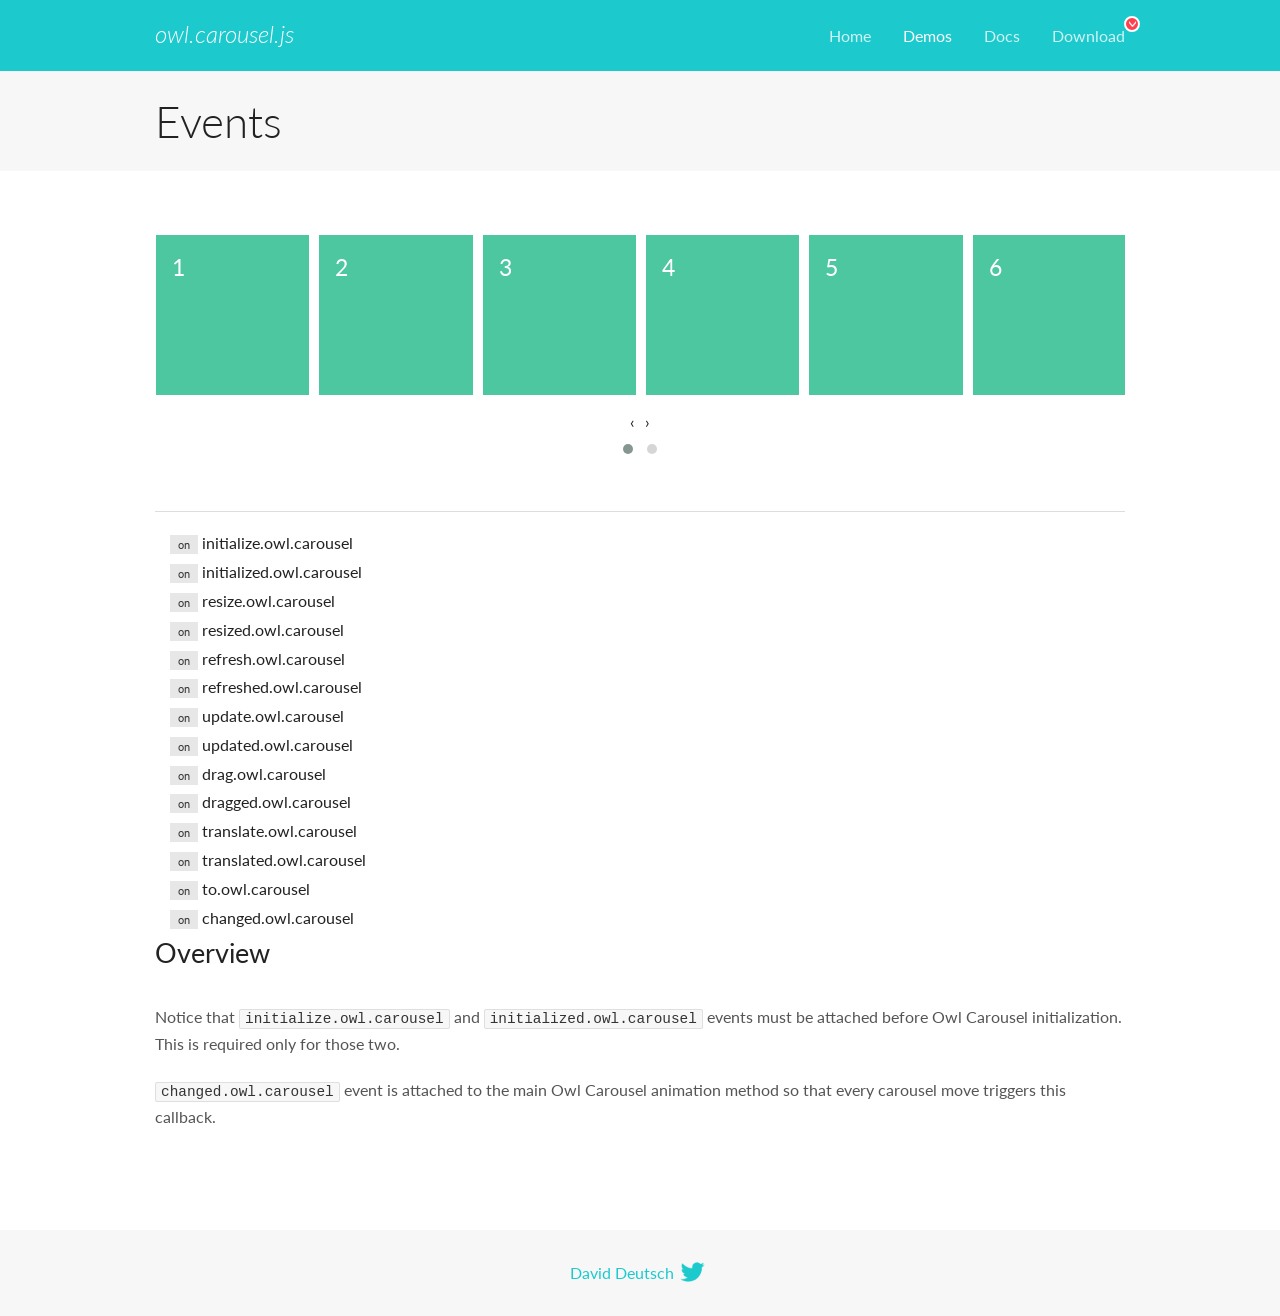
<file: OwlCarousel2-2.3.4/docs/demos/events.html>
<!DOCTYPE html>
<html lang="en">
  <head>

    <!-- head -->
    <meta charset="utf-8">
    <meta name="msapplication-tap-highlight" content="no" />
    <meta name="viewport" content="width=device-width, initial-scale=1.0" />
    <meta name="description" content="Events usage demo">
    <meta name="author" content="David Deutsch">
    <title>
      Events Demo | Owl Carousel | 2.3.4
    </title>

    <!-- Stylesheets -->
    <link href='https://fonts.googleapis.com/css?family=Lato:300,400,700,400italic,300italic' rel='stylesheet' type='text/css'>
    <link rel="stylesheet" href="../assets/css/docs.theme.min.css">

    <!-- Owl Stylesheets -->
    <link rel="stylesheet" href="../assets/owlcarousel/assets/owl.carousel.min.css">
    <link rel="stylesheet" href="../assets/owlcarousel/assets/owl.theme.default.min.css">

    <!-- HTML5 shim and Respond.js IE8 support of HTML5 elements and media queries -->

    <!--[if lt IE 9]>
      <script src="https://oss.maxcdn.com/libs/html5shiv/3.7.0/html5shiv.js"></script>
      <script src="https://oss.maxcdn.com/libs/respond.js/1.3.0/respond.min.js"></script>
    <![endif]-->

    <!-- Favicons -->
    <link rel="apple-touch-icon-precomposed" sizes="144x144" href="../assets/ico/apple-touch-icon-144-precomposed.png">
    <link rel="shortcut icon" href="../assets/ico/favicon.png">
    <link rel="shortcut icon" href="favicon.ico">

    <!-- Yeah i know js should not be in header. Its required for demos.-->

    <!-- javascript -->
    <script src="../assets/vendors/jquery.min.js"></script>
    <script src="../assets/owlcarousel/owl.carousel.js"></script>
  </head>
  <body>

    <!-- header -->
    <header class="header">
      <div class="row">
        <div class="large-12 columns">
          <div class="brand left">
            <h3>
              <a href="/OwlCarousel2/">owl.carousel.js</a> 
            </h3>
          </div>
          <a id="toggle-nav" class="right">
            <span></span> <span></span> <span></span> 
          </a> 
          <div class="nav-bar">
            <ul class="clearfix">
              <li> <a href="/OwlCarousel2/index.html">Home</a>  </li>
              <li class="active">
                <a href="/OwlCarousel2/demos/demos.html">Demos</a> 
              </li>
              <li> <a href="/OwlCarousel2/docs/started-welcome.html">Docs</a>  </li>
              <li>
                <a href="https://github.com/OwlCarousel2/OwlCarousel2/archive/2.3.4.zip">Download</a> 
                <span class="download"></span> 
              </li>
            </ul>
          </div>
        </div>
      </div>
    </header>

    <!-- title -->
    <section class="title">
      <div class="row">
        <div class="large-12 columns">
          <h1>Events</h1>
        </div>
      </div>
    </section>

    <!--  Demos -->
    <section id="demos">
      <div class="row">
        <div class="large-12 columns">
          <div class="owl-carousel owl-theme">
            <div class="item">
              <h4>1</h4>
            </div>
            <div class="item">
              <h4>2</h4>
            </div>
            <div class="item">
              <h4>3</h4>
            </div>
            <div class="item">
              <h4>4</h4>
            </div>
            <div class="item">
              <h4>5</h4>
            </div>
            <div class="item">
              <h4>6</h4>
            </div>
            <div class="item">
              <h4>7</h4>
            </div>
            <div class="item">
              <h4>8</h4>
            </div>
            <div class="item">
              <h4>9</h4>
            </div>
            <div class="item">
              <h4>10</h4>
            </div>
            <div class="item">
              <h4>11</h4>
            </div>
            <div class="item">
              <h4>12</h4>
            </div>
          </div>
          <hr>
          <div class="large-12 columns callbacks">
            <div><span class="label secondary initialize">on</span>  initialize.owl.carousel </div>
            <div><span class="label secondary initialized">on</span>  initialized.owl.carousel </div>
            <div><span class="label secondary resize">on</span>  resize.owl.carousel </div>
            <div><span class="label secondary resized">on</span>  resized.owl.carousel </div>
            <div><span class="label secondary refresh">on</span>  refresh.owl.carousel </div>
            <div><span class="label secondary refreshed">on</span>  refreshed.owl.carousel </div>
            <div><span class="label secondary update">on</span>  update.owl.carousel </div>
            <div><span class="label secondary updated">on</span>  updated.owl.carousel </div>
            <div><span class="label secondary drag">on</span>  drag.owl.carousel </div>
            <div><span class="label secondary dragged">on</span>  dragged.owl.carousel </div>
            <div><span class="label secondary translate">on</span>  translate.owl.carousel </div>
            <div><span class="label secondary translated">on</span>  translated.owl.carousel </div>
            <div><span class="label secondary to">on</span>  to.owl.carousel </div>
            <div><span class="label secondary changed">on</span>  changed.owl.carousel </div>
          </div>
          <h3 id="overview">Overview</h3>
          <p>Notice that <code>initialize.owl.carousel</code> and <code>initialized.owl.carousel</code> events must be attached before Owl Carousel initialization. This is required only for those two.</p>
          <p><code>changed.owl.carousel</code> event is attached to the main Owl Carousel animation method so that every carousel move triggers this callback.</p>
          <script>
            jQuery(document).ready(function($) {
              var owl = $('.owl-carousel');
              owl.on('initialize.owl.carousel initialized.owl.carousel ' +
                'initialize.owl.carousel initialize.owl.carousel ' +
                'resize.owl.carousel resized.owl.carousel ' +
                'refresh.owl.carousel refreshed.owl.carousel ' +
                'update.owl.carousel updated.owl.carousel ' +
                'drag.owl.carousel dragged.owl.carousel ' +
                'translate.owl.carousel translated.owl.carousel ' +
                'to.owl.carousel changed.owl.carousel',
                function(e) {
                  $('.' + e.type)
                    .removeClass('secondary')
                    .addClass('success');
                  window.setTimeout(function() {
                    $('.' + e.type)
                      .removeClass('success')
                      .addClass('secondary');
                  }, 500);
                });
              owl.owlCarousel({
                loop: true,
                nav: true,
                lazyLoad: true,
                margin: 10,
                video: true,
                responsive: {
                  0: {
                    items: 1
                  },
                  600: {
                    items: 3
                  },
                  960: {
                    items: 5,
                  },
                  1200: {
                    items: 6
                  }
                }
              });
            });
          </script>
        </div>
      </div>
    </section>

    <!-- footer -->
    <footer class="footer">
      <div class="row">
        <div class="large-12 columns">
          <h5>
            <a href="/OwlCarousel2/docs/support-contact.html">David Deutsch</a> 
            <a id="custom-tweet-button" href="https://twitter.com/share?url=https://github.com/OwlCarousel2/OwlCarousel2&text=Owl Carousel - This is so awesome! " target="_blank"></a> 
          </h5>
        </div>
      </div>
    </footer>

    <!-- vendors -->
    <script src="../assets/vendors/highlight.js"></script>
    <script src="../assets/js/app.js"></script>
  </body>
</html>
</file>
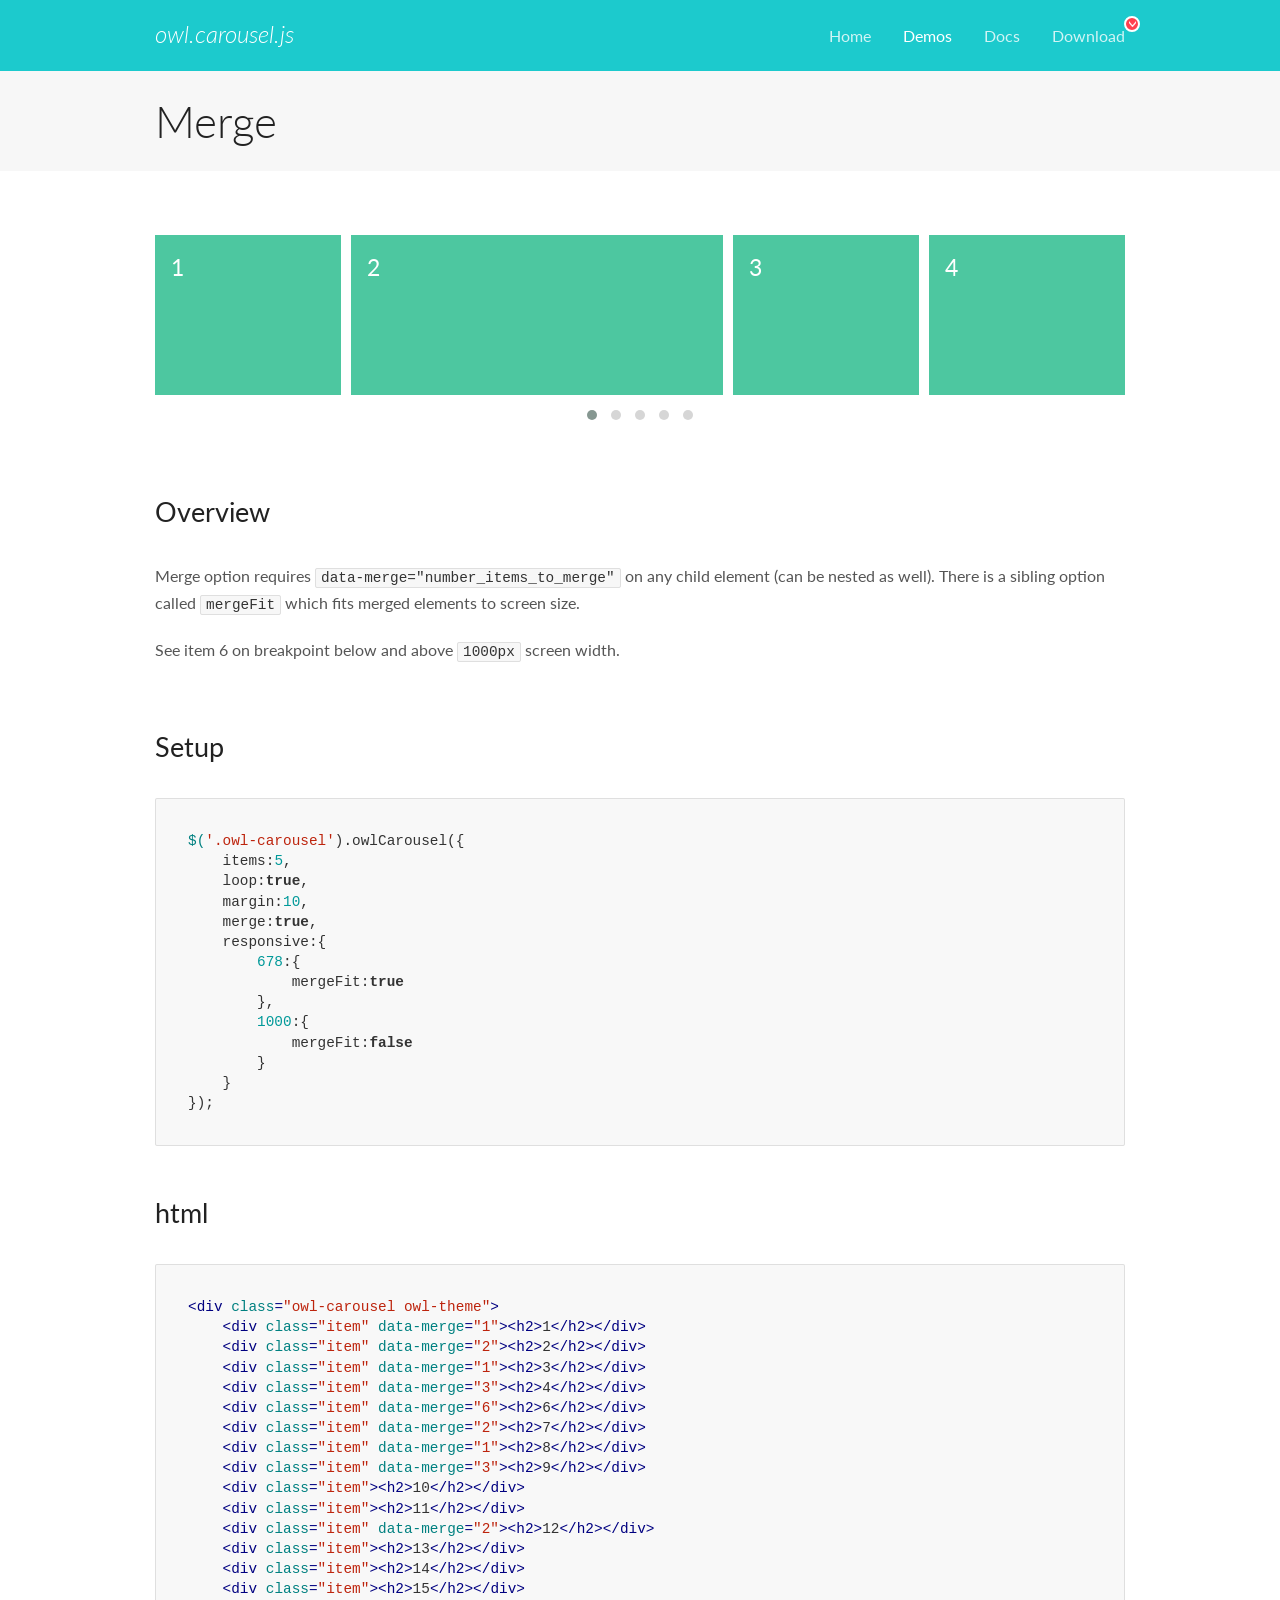
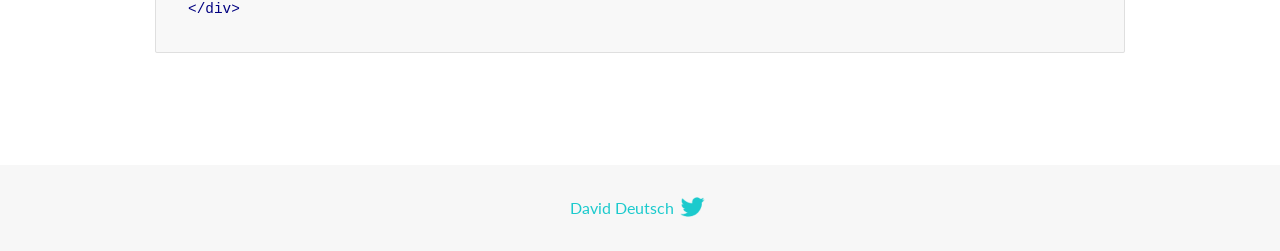
<file: OwlCarousel2-2.3.4/docs/demos/merge.html>
<!DOCTYPE html>
<html lang="en">
  <head>

    <!-- head -->
    <meta charset="utf-8">
    <meta name="msapplication-tap-highlight" content="no" />
    <meta name="viewport" content="width=device-width, initial-scale=1.0" />
    <meta name="description" content="Merge Items">
    <meta name="author" content="David Deutsch">
    <title>
      Merge Demo | Owl Carousel | 2.3.4
    </title>

    <!-- Stylesheets -->
    <link href='https://fonts.googleapis.com/css?family=Lato:300,400,700,400italic,300italic' rel='stylesheet' type='text/css'>
    <link rel="stylesheet" href="../assets/css/docs.theme.min.css">

    <!-- Owl Stylesheets -->
    <link rel="stylesheet" href="../assets/owlcarousel/assets/owl.carousel.min.css">
    <link rel="stylesheet" href="../assets/owlcarousel/assets/owl.theme.default.min.css">

    <!-- HTML5 shim and Respond.js IE8 support of HTML5 elements and media queries -->

    <!--[if lt IE 9]>
      <script src="https://oss.maxcdn.com/libs/html5shiv/3.7.0/html5shiv.js"></script>
      <script src="https://oss.maxcdn.com/libs/respond.js/1.3.0/respond.min.js"></script>
    <![endif]-->

    <!-- Favicons -->
    <link rel="apple-touch-icon-precomposed" sizes="144x144" href="../assets/ico/apple-touch-icon-144-precomposed.png">
    <link rel="shortcut icon" href="../assets/ico/favicon.png">
    <link rel="shortcut icon" href="favicon.ico">

    <!-- Yeah i know js should not be in header. Its required for demos.-->

    <!-- javascript -->
    <script src="../assets/vendors/jquery.min.js"></script>
    <script src="../assets/owlcarousel/owl.carousel.js"></script>
  </head>
  <body>

    <!-- header -->
    <header class="header">
      <div class="row">
        <div class="large-12 columns">
          <div class="brand left">
            <h3>
              <a href="/OwlCarousel2/">owl.carousel.js</a> 
            </h3>
          </div>
          <a id="toggle-nav" class="right">
            <span></span> <span></span> <span></span> 
          </a> 
          <div class="nav-bar">
            <ul class="clearfix">
              <li> <a href="/OwlCarousel2/index.html">Home</a>  </li>
              <li class="active">
                <a href="/OwlCarousel2/demos/demos.html">Demos</a> 
              </li>
              <li> <a href="/OwlCarousel2/docs/started-welcome.html">Docs</a>  </li>
              <li>
                <a href="https://github.com/OwlCarousel2/OwlCarousel2/archive/2.3.4.zip">Download</a> 
                <span class="download"></span> 
              </li>
            </ul>
          </div>
        </div>
      </div>
    </header>

    <!-- title -->
    <section class="title">
      <div class="row">
        <div class="large-12 columns">
          <h1>Merge</h1>
        </div>
      </div>
    </section>

    <!--  Demos -->
    <section id="demos">
      <div class="row">
        <div class="large-12 columns">
          <div class="owl-carousel owl-theme">
            <div class="item" data-merge="1">
              <h4>1</h4>
            </div>
            <div class="item" data-merge="2">
              <h4>2</h4>
            </div>
            <div class="item" data-merge="1">
              <h4>3</h4>
            </div>
            <div class="item" data-merge="3">
              <h4>4</h4>
            </div>
            <div class="item" data-merge="6">
              <h4>6</h4>
            </div>
            <div class="item" data-merge="2">
              <h4>7</h4>
            </div>
            <div class="item" data-merge="1">
              <h4>8</h4>
            </div>
            <div class="item" data-merge="3">
              <h4>9</h4>
            </div>
            <div class="item">
              <h4>10</h4>
            </div>
            <div class="item">
              <h4>11</h4>
            </div>
            <div class="item" data-merge="2">
              <h4>12</h4>
            </div>
            <div class="item">
              <h4>13</h4>
            </div>
            <div class="item">
              <h4>14</h4>
            </div>
            <div class="item">
              <h4>15</h4>
            </div>
          </div>
          <h3 id="overview">Overview</h3>
          <p>Merge option requires <code>data-merge=&quot;number_items_to_merge&quot;</code> on any child element (can be nested as well). There is a sibling option called <code>mergeFit</code> which fits merged elements to screen size. </p>
          <p>See item 6 on breakpoint below and above <code>1000px</code> screen width.</p>
          <h3 id="setup">Setup</h3>
          <pre><code>$(&#39;.owl-carousel&#39;).owlCarousel({
    items:5,
    loop:true,
    margin:10,
    merge:true,
    responsive:{
        678:{
            mergeFit:true
        },
        1000:{
            mergeFit:false
        }
    }
});</code></pre>
          <h3 id="html">html</h3>
          <pre><code>&lt;div class=&quot;owl-carousel owl-theme&quot;&gt;
    &lt;div class=&quot;item&quot; data-merge=&quot;1&quot;&gt;&lt;h2&gt;1&lt;/h2&gt;&lt;/div&gt;
    &lt;div class=&quot;item&quot; data-merge=&quot;2&quot;&gt;&lt;h2&gt;2&lt;/h2&gt;&lt;/div&gt;
    &lt;div class=&quot;item&quot; data-merge=&quot;1&quot;&gt;&lt;h2&gt;3&lt;/h2&gt;&lt;/div&gt;
    &lt;div class=&quot;item&quot; data-merge=&quot;3&quot;&gt;&lt;h2&gt;4&lt;/h2&gt;&lt;/div&gt;
    &lt;div class=&quot;item&quot; data-merge=&quot;6&quot;&gt;&lt;h2&gt;6&lt;/h2&gt;&lt;/div&gt;
    &lt;div class=&quot;item&quot; data-merge=&quot;2&quot;&gt;&lt;h2&gt;7&lt;/h2&gt;&lt;/div&gt;
    &lt;div class=&quot;item&quot; data-merge=&quot;1&quot;&gt;&lt;h2&gt;8&lt;/h2&gt;&lt;/div&gt;
    &lt;div class=&quot;item&quot; data-merge=&quot;3&quot;&gt;&lt;h2&gt;9&lt;/h2&gt;&lt;/div&gt;
    &lt;div class=&quot;item&quot;&gt;&lt;h2&gt;10&lt;/h2&gt;&lt;/div&gt;
    &lt;div class=&quot;item&quot;&gt;&lt;h2&gt;11&lt;/h2&gt;&lt;/div&gt;
    &lt;div class=&quot;item&quot; data-merge=&quot;2&quot;&gt;&lt;h2&gt;12&lt;/h2&gt;&lt;/div&gt;
    &lt;div class=&quot;item&quot;&gt;&lt;h2&gt;13&lt;/h2&gt;&lt;/div&gt;
    &lt;div class=&quot;item&quot;&gt;&lt;h2&gt;14&lt;/h2&gt;&lt;/div&gt;
    &lt;div class=&quot;item&quot;&gt;&lt;h2&gt;15&lt;/h2&gt;&lt;/div&gt;
&lt;/div&gt;</code></pre>
          <script>
            $(document).ready(function() {
              $('.owl-carousel').owlCarousel({
                items: 5,
                loop: true,
                margin: 10,
                merge: true,
                responsive: {
                  678: {
                    mergeFit: true
                  },
                  1000: {
                    mergeFit: false
                  }
                }
              });
            })
          </script>
        </div>
      </div>
    </section>

    <!-- footer -->
    <footer class="footer">
      <div class="row">
        <div class="large-12 columns">
          <h5>
            <a href="/OwlCarousel2/docs/support-contact.html">David Deutsch</a> 
            <a id="custom-tweet-button" href="https://twitter.com/share?url=https://github.com/OwlCarousel2/OwlCarousel2&text=Owl Carousel - This is so awesome! " target="_blank"></a> 
          </h5>
        </div>
      </div>
    </footer>

    <!-- vendors -->
    <script src="../assets/vendors/highlight.js"></script>
    <script src="../assets/js/app.js"></script>
  </body>
</html>
</file>
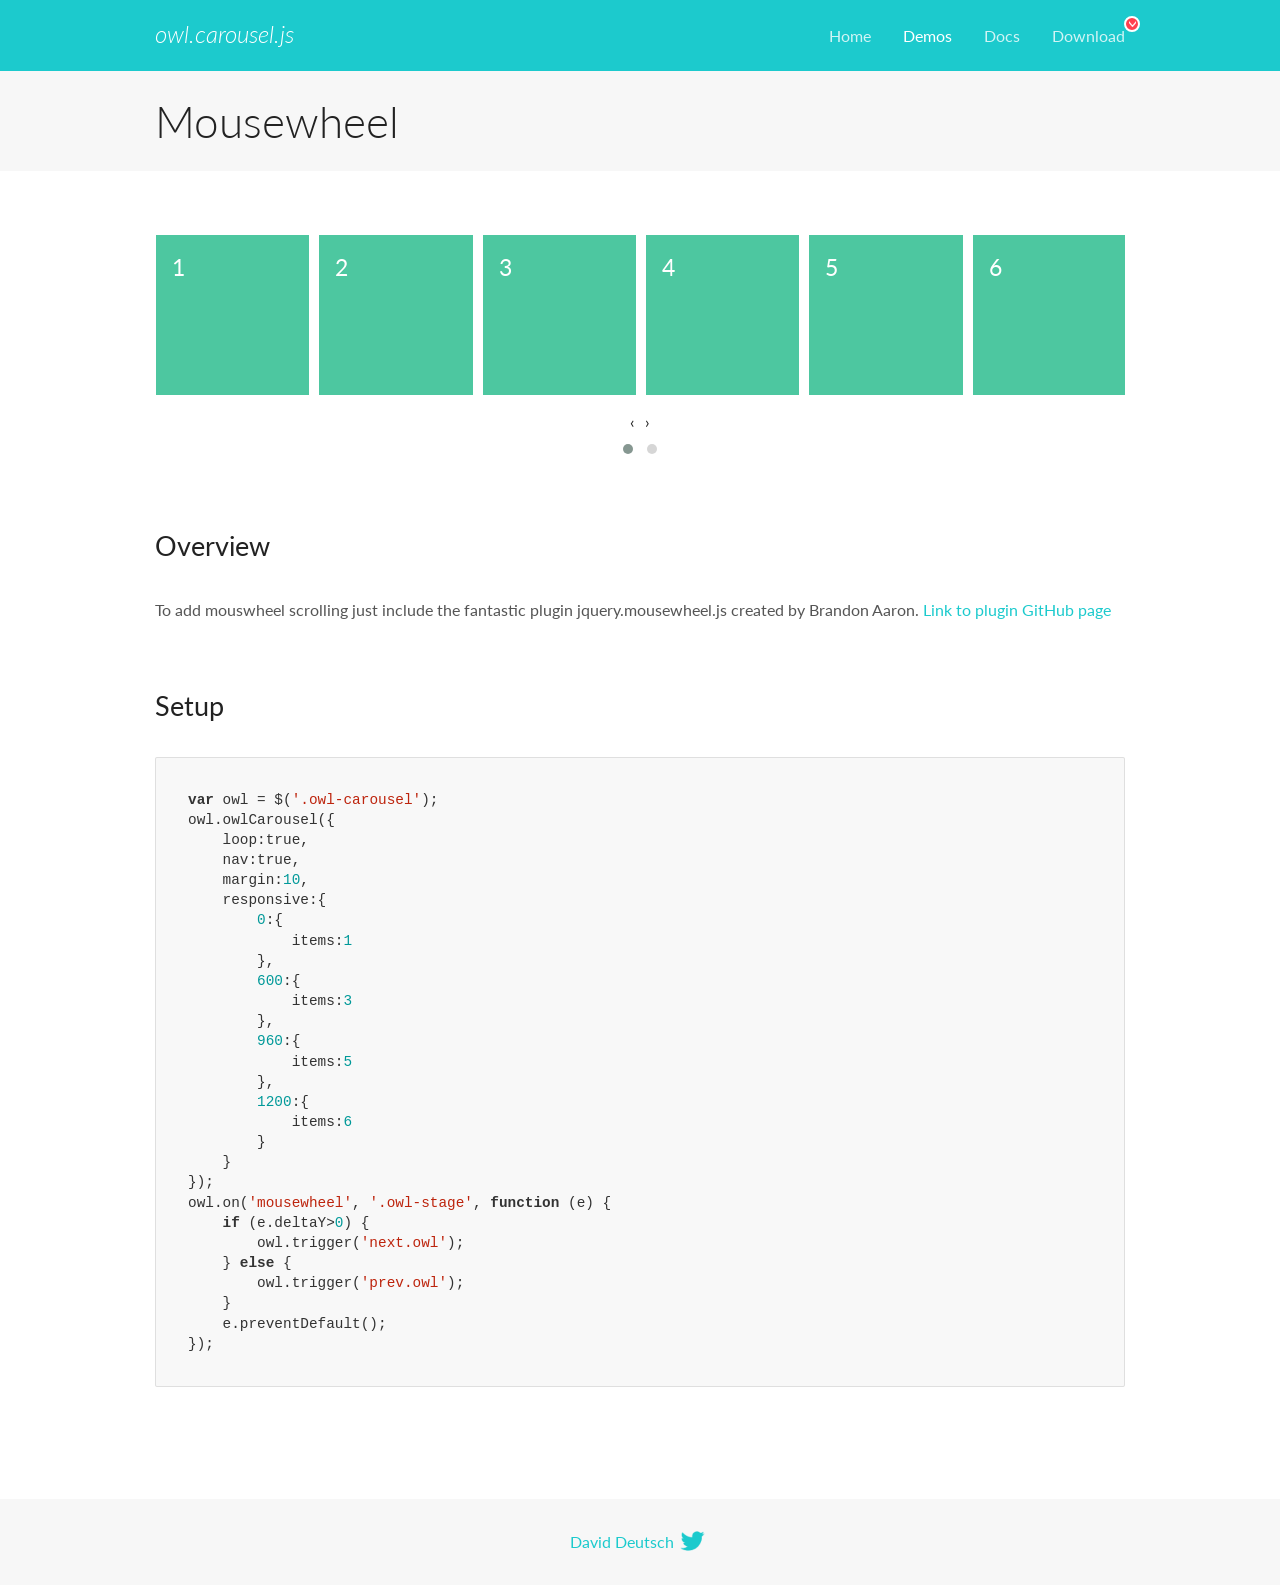
<file: OwlCarousel2-2.3.4/docs/demos/mousewheel.html>
<!DOCTYPE html>
<html lang="en">
  <head>

    <!-- head -->
    <meta charset="utf-8">
    <meta name="msapplication-tap-highlight" content="no" />
    <meta name="viewport" content="width=device-width, initial-scale=1.0" />
    <meta name="description" content="Mousewheel usage demo">
    <meta name="author" content="David Deutsch">
    <title>
      Mousewheel Demo | Owl Carousel | 2.3.4
    </title>

    <!-- Stylesheets -->
    <link href='https://fonts.googleapis.com/css?family=Lato:300,400,700,400italic,300italic' rel='stylesheet' type='text/css'>
    <link rel="stylesheet" href="../assets/css/docs.theme.min.css">

    <!-- Owl Stylesheets -->
    <link rel="stylesheet" href="../assets/owlcarousel/assets/owl.carousel.min.css">
    <link rel="stylesheet" href="../assets/owlcarousel/assets/owl.theme.default.min.css">

    <!-- HTML5 shim and Respond.js IE8 support of HTML5 elements and media queries -->

    <!--[if lt IE 9]>
      <script src="https://oss.maxcdn.com/libs/html5shiv/3.7.0/html5shiv.js"></script>
      <script src="https://oss.maxcdn.com/libs/respond.js/1.3.0/respond.min.js"></script>
    <![endif]-->

    <!-- Favicons -->
    <link rel="apple-touch-icon-precomposed" sizes="144x144" href="../assets/ico/apple-touch-icon-144-precomposed.png">
    <link rel="shortcut icon" href="../assets/ico/favicon.png">
    <link rel="shortcut icon" href="favicon.ico">

    <!-- Yeah i know js should not be in header. Its required for demos.-->

    <!-- javascript -->
    <script src="../assets/vendors/jquery.min.js"></script>
    <script src="../assets/owlcarousel/owl.carousel.js"></script>
  </head>
  <body>

    <!-- header -->
    <header class="header">
      <div class="row">
        <div class="large-12 columns">
          <div class="brand left">
            <h3>
              <a href="/OwlCarousel2/">owl.carousel.js</a> 
            </h3>
          </div>
          <a id="toggle-nav" class="right">
            <span></span> <span></span> <span></span> 
          </a> 
          <div class="nav-bar">
            <ul class="clearfix">
              <li> <a href="/OwlCarousel2/index.html">Home</a>  </li>
              <li class="active">
                <a href="/OwlCarousel2/demos/demos.html">Demos</a> 
              </li>
              <li> <a href="/OwlCarousel2/docs/started-welcome.html">Docs</a>  </li>
              <li>
                <a href="https://github.com/OwlCarousel2/OwlCarousel2/archive/2.3.4.zip">Download</a> 
                <span class="download"></span> 
              </li>
            </ul>
          </div>
        </div>
      </div>
    </header>

    <!-- title -->
    <section class="title">
      <div class="row">
        <div class="large-12 columns">
          <h1>Mousewheel</h1>
        </div>
      </div>
    </section>

    <!--  Demos -->
    <section id="demos">
      <div class="row">
        <div class="large-12 columns">
          <div class="owl-carousel owl-theme">
            <div class="item">
              <h4>1</h4>
            </div>
            <div class="item">
              <h4>2</h4>
            </div>
            <div class="item">
              <h4>3</h4>
            </div>
            <div class="item">
              <h4>4</h4>
            </div>
            <div class="item">
              <h4>5</h4>
            </div>
            <div class="item">
              <h4>6</h4>
            </div>
            <div class="item">
              <h4>7</h4>
            </div>
            <div class="item">
              <h4>8</h4>
            </div>
            <div class="item">
              <h4>9</h4>
            </div>
            <div class="item">
              <h4>10</h4>
            </div>
            <div class="item">
              <h4>11</h4>
            </div>
            <div class="item">
              <h4>12</h4>
            </div>
          </div>
          <h3 id="overview">Overview</h3>
          <p>To add mouswheel scrolling just include the fantastic plugin jquery.mousewheel.js created by Brandon Aaron.
            <a href="https://github.com/brandonaaron/jquery-mousewheel">Link to plugin GitHub page</a> 
          </p>
          <h3 id="setup">Setup</h3>
          <pre><code>var owl = $(&#39;.owl-carousel&#39;);
owl.owlCarousel({
    loop:true,
    nav:true,
    margin:10,
    responsive:{
        0:{
            items:1
        },
        600:{
            items:3
        },            
        960:{
            items:5
        },
        1200:{
            items:6
        }
    }
});
owl.on(&#39;mousewheel&#39;, &#39;.owl-stage&#39;, function (e) {
    if (e.deltaY&gt;0) {
        owl.trigger(&#39;next.owl&#39;);
    } else {
        owl.trigger(&#39;prev.owl&#39;);
    }
    e.preventDefault();
});</code></pre>
          <script src="../assets/vendors/jquery.mousewheel.min.js"></script>
          <script>
            $(document).ready(function() {
              var owl = $('.owl-carousel');
              owl.owlCarousel({
                loop: true,
                nav: true,
                margin: 10,
                responsive: {
                  0: {
                    items: 1
                  },
                  600: {
                    items: 3
                  },
                  960: {
                    items: 5
                  },
                  1200: {
                    items: 6
                  }
                }
              });
              owl.on('mousewheel', '.owl-stage', function(e) {
                if (e.deltaY > 0) {
                  owl.trigger('next.owl');
                } else {
                  owl.trigger('prev.owl');
                }
                e.preventDefault();
              });
            })
          </script>
        </div>
      </div>
    </section>

    <!-- footer -->
    <footer class="footer">
      <div class="row">
        <div class="large-12 columns">
          <h5>
            <a href="/OwlCarousel2/docs/support-contact.html">David Deutsch</a> 
            <a id="custom-tweet-button" href="https://twitter.com/share?url=https://github.com/OwlCarousel2/OwlCarousel2&text=Owl Carousel - This is so awesome! " target="_blank"></a> 
          </h5>
        </div>
      </div>
    </footer>

    <!-- vendors -->
    <script src="../assets/vendors/highlight.js"></script>
    <script src="../assets/js/app.js"></script>
  </body>
</html>
</file>
<file: css/style.css>
:root {
  /* color */
  --test-color: rgba(0, 0, 0, 0.3);
  --test-color1: rgba(0, 0, 0, 0.4);
  --test-color2: rgba(0, 0, 0, 0.5);
  --test-color3: rgba(0, 0, 0, 0.6);
  --grey-color4: #b2b2b2;
  --grey-color5: #656565;
  --white-color: #fff;
  /* font-size */
  --text-small: 11px;
  --text-medium: 12px;
  --text-double-medium: 13px;
  --text-large: 14px;

  /* max */
  --max-width: 1930px;
  --min-width: 980px;
}

* {
  text-decoration: none;
  list-style: none;
  margin: 0;
  padding: 0;
}

body {
  width: 100%;
  margin: 0 auto;
  font-family: "Noto Sans KR", sans-serif;
}
/* -----------------------------------header-------------------------------------------- */
.header {
  min-width: var(--min-width);
  max-width: 1920px;
  overflow: hidden;
  width: 100%;
  margin: 0 auto;
}
.header .menuWrap {
  position: absolute;
  min-width: var(--min-width);
  width: 100%;
  top: 0;
  left: 0;
  z-index: 5;
}
.header .menuWrap .hoverWrap {
  display: none;
  width: 100%;
  position: absolute;
  top: 115px;
  left: 0;
  background-color: #000;
  opacity: 0.5;
  text-align: center;
}
.header .menuWrap .hoverWrap .hoverMenu {
  margin: 0 auto;
  display: none;
  text-align: center;
}

.header .menuWrap .hoverWrap .hoverMenu li {
  float: left;
  padding: 5px 0;
}
.header .menuWrap .hoverWrap .hoverMenu li a {
  color: #ffffff;
  font-size: 14px;
  padding: 0 10px;
}
.header .menuWrap .topmenu {
  border-bottom: 1px solid var(--grey-color4);
  max-width: 980px;
  width: 980px;
  /* height: 71px; */
  /* height: 100%; */
  font-size: 12px;
  margin: 0 auto;
  text-align: center;
  padding-bottom: 14px;
}
.header .menuWrap .topmenu ul {
  margin: 0;
  padding: 0;
  opacity: 0.5;
}
.header .menuWrap .topmenu a {
  color: var(--grey-color5);
}

/* --------leftmenu----------- */
.header .menuWrap .topmenu .leftmenu,
.header .menuWrap .topmenu .rightmenu {
  padding-top: 42px;
}
.header .menuWrap .topmenu .leftmenu {
  float: left;
}
.header .menuWrap .topmenu .leftmenu li {
  float: left;
  margin-right: 14px;
}

.header .menuWrap .topmenu .leftmenu li a {
  font-size: 12px;
  color: #fff;
}
.header .menuWrap .topmenu .leftmenu li .facebook {
  background: url(/img/gnb_facebook_wht.png) no-repeat 0 center;
  padding-left: 18px;
}
.header .menuWrap .topmenu .leftmenu li .youtube {
  background: url(/img/gnb_youtube_wht.png) no-repeat 0 center;
  padding-left: 18px;
}
.header .menuWrap .topmenu .leftmenu li .instagram {
  background: url(/img/gnb_follow_wht.png) no-repeat 0 center;
  padding-left: 18px;
}
.header .menuWrap .topmenu .logo {
  display: inline-block;
  text-align: center;
  line-height: 47px;
  margin-top: 18px;
  background: url(/img/logo_wht.png) no-repeat;

  width: 219px;
  height: 37px;
  text-indent: -9999px;
  white-space: nowrap;
  overflow: hidden;
}
.header .menuWrap .topmenu .logo a {
  display: block;
}
/* -----rightmenu------------ */

.header .menuWrap .topmenu .rightmenu {
  float: right;
}

.header .menuWrap .topmenu .rightmenu ul li {
  float: left;
  margin-left: 14px;
}
.header .menuWrap .topmenu .rightmenu ul li a {
  font-size: 12px;
  color: #fff;
}

/* -------mainmenu----------- */
.header .mainmenu {
  max-width: 980px;
  width: 100%;
  height: 46px;
  margin: 0 auto;
  z-index: 3;
  position: relative;
}

.header .mainmenu .mainLeftBlank {
  float: left;
  width: 275px;
  height: 22px;
}
.header .mainmenu a {
  color: var(--white-color);
}

.header .mainmenu .infomenu {
  text-align: center;
  display: inline-block;
}

.header .mainmenu .infomenu > ul > li {
  float: left;
  position: relative;
}
.header .mainmenu .infomenu > ul > li:first-child {
  padding-left: 0;
}
.header .mainmenu .infomenu > ul > li::before {
  position: absolute;
  content: "";
  opacity: 0.4;
  left: 0;
  top: 55%;
  height: 9px;
  margin-top: -5px;
  padding: 0 15px;
  border-left: 1px solid #fff;
}
.header .mainmenu .infomenu > ul > li:hover {
  border-bottom: 2px solid red;
}
.header .mainmenu .infomenu > ul > li:first-child::before {
  border-left: none;
}

.header .mainmenu .infomenu ul li a {
  position: relative;
  height: 40px;
  line-height: 40px;
  padding: 0 26px;
  font-size: 14px;
}

/* 0------------------------------------------------------------------------- */
.header .mainmenu .accountmenu {
  float: right;
}
.header .mainmenu .accountmenu ul li {
  float: left;
  margin-left: 25px;
}
.header .mainmenu .accountmenu ul li:first-child {
  margin-left: 0;
}
.header .mainmenu .accountmenu ul li a {
  font-size: 11px;
}

.header .mainmenu .accountmenu ul li .nav_my {
  background: url(/img/nav_side_my_wht.png) no-repeat 0 center;
  padding-left: 17px;
}
.header .mainmenu .accountmenu ul li .nav_reserve {
  background: url(/img/nav_side_reserve_wht.png) no-repeat 0 center;
  padding-left: 17px;
}
.header .mainmenu .accountmenu ul li .nav_side {
  background: url(/img/nav_side_all_wht.png) no-repeat 0 center;
  padding-left: 17px;
}

/* --------main---------- */
.main {
  background-color: #000;
  min-width: 980px;
}
/* oustsidetool */
.main .gradient {
  position: absolute;
  top: 0;
  left: 0;
  margin: 0 auto;
  overflow: hidden;
  width: 980px;
  min-width: var(--min-width);
}
.main .top {
  width: 100%;
  height: 140px;
  background: linear-gradient(
    to bottom,
    rgba(29, 29, 31, 1) 0%,
    rgba(0, 0, 0, 0) 100%
  );
  z-index: 2;
}
.main .bottom {
  /*   */

  width: 100%;
  top: 634px;
  height: 140px;
  background: linear-gradient(
    to top,
    rgba(0, 0, 0, 1) 0%,
    rgba(0, 0, 0, 1) 15%,
    rgba(0, 0, 0, 0) 100%
  );
  z-index: 2;
}

.main .owl-nav {
  min-width: var(--min-width);
  max-width: 1920px;
  overflow: hidden;
  width: 100%;
  position: absolute;
  top: 350px;
  z-index: 2;
}
/* .main .owl-nav {
  min-width: var(--min-width);
  max-width: 1920px;
  overflow: hidden;
  width: 100%;
  position: absolute;
  top: 350px;
  z-index: 2;
} */
.main .-box_nav {
  min-width: var(--min-width);
  max-width: 1116px;
  overflow: hidden;
  width: 100%;
  position: absolute;
  right: 50%;
  left: auto;
  margin: 0px -558px 0 0;
  bottom: 186px;
  z-index: 0;
}
.main .owl-nav .custombtn {
  width: 31px;
  height: 60px;
  cursor: pointer;
  margin: 0px 30px;
}
.main .-box_nav .custombtn {
  width: 31px;
  height: 60px;
  cursor: pointer;
  margin: 0px 30px;
}

.main .owl-nav .customNextBtn {
  background: url(/img/arr_rg_31_wht.png) no-repeat;
  float: right;
}
.main .owl-nav .customPrevBtn {
  background: url(/img/arr_lf_31_wht.png) no-repeat;
  float: left;
}
.main .-box_nav .box_customNextBtn {
  background: url(/img/arr_rg_31_wht.png) no-repeat;
  background-size: 20px 40px;
  float: right;
}
.main .-box_nav .box_customPrevBtn {
  background: url(/img/arr_lf_31_wht.png) no-repeat;
  background-size: 20px 40px;
  float: left;
}
/* ------------.-top-carouselbox -----------*/
.main .carouselWrap {
  min-width: var(--min-width);
  max-width: 1920px;
  overflow: hidden;
  width: 100%;
  height: 100%;
  margin: 0 auto;
  position: relative;
}

.main .carouselWrap .-top-carouselbox {
  width: 1920px;
  height: 774px;
  margin: 0 auto;
  z-index: 1;
  position: absolute;
  left: 50%;
  top: 0;
  width: 1920px;
  margin-left: -960px;
}

.main .carouselWrap .movie-date {
  position: absolute;
  right: 50%;
  left: auto;
  top: auto;
  bottom: 461px;
  margin: 0px -476px -92px 0;
  z-index: 2;
}
.main .carouselWrap .movie-date a {
  color: #fff;
  z-index: 2;
  font-size: 11px;
  background: url(/img/time2.png) no-repeat 0 center;
  padding-left: 15px;
}
.main .carouselWrap .owl-dots {
  position: absolute;
  right: 50%;
  left: auto;
  top: auto;
  bottom: 436px;

  margin: 0px -446px 0 0;
  z-index: 4;
}
.main .carouselWrap .owl-dots .owl-dot {
  width: 7px;
  float: left;
  height: 7px;
  margin: 5px 4px;
  background: black;
  opacity: 0.7;
  display: block;
  -webkit-backface-visibility: visible;
  transition: opacity 0.2s ease;
  border-radius: 30px;
  outline: 0;
  border: 0;
}
.main .carouselWrap #playPause {
  position: absolute;
  right: 50%;
  left: auto;
  top: auto;
  bottom: 461px;
  margin: 0px -472px -21px 0;
  z-index: 4;
}
.main .carouselWrap #playPause .play {
  width: 0;
  height: 0;
  border-top: 5px solid transparent;
  border-left: 8px solid white;
  border-bottom: 5px solid transparent;
  opacity: 1;
}
.main .carouselWrap #playPause .pause {
  width: 6px;
  height: 6px;

  background-color: white;
  opacity: 0.2;
}
/* .main .carouselWrap #playPause .play.selected,
.main .carouselWrap #playPause .pause.selected {
  opacity: 1;
} */
.main .carouselWrap .owl-dots .owl-dot.active,
.main .carouselWrap .owl-dots .owl-dot:hover,
.main .carouselWrap .owl-dots .owl-dot:focus {
  cursor: pointer;
  opacity: 1;
}

/* --------boxoffice-carouselbox---------- */

.-boxoffice-carouselbox {
  top: 774px;
  width: 100%;
  height: 355px;
  margin: 0 auto;
  z-index: 4;
  background-color: #000;
  padding-top: 774px;
}
.-boxoffice-carouselbox .owl-carousel {
  position: absstolute;
  max-width: 980px;
  width: 980px;
  left: 50%;
  right: 50%;
  margin-left: -490px;
}
#owl2 .owl-dots {
  display: none;
}
#owl2 .owl-item {
  position: relative;
}
#owl2 .owl-item .bookingDetail {
  display: none;
  position: absolute;
  top: 87px;
  left: 25px;
  z-index: 5;
}
#owl2 .owl-item .bookingDetail > div {
  border: 1px solid white;
  border-radius: 6px;
  margin: 10px 0;
}
#owl2 .owl-item .bookingDetail > div a {
  font-size: 12px;
  color: #fff;
  padding: 2px 45px;
  vertical-align: 11%;
  cursor: pointer;
}
#owl2 .owl-item:hover .bookingDetail {
  display: block;
}
#owl2 .owl-item:hover img {
  opacity: 0.4;
}
#owl2 .owl-item img {
  position: relative;
  width: 184px;
  height: 262px;
  border-radius: 2%;
}
#owl2 .owl-item a {
  width: 100%;
  height: 100%;
}
#owl2 .owl-item a .ranknum {
  position: absolute;
  bottom: 50px;
  left: 10px;
  font-size: 25px;
  color: white;
  font-style: italic;
  font-weight: bold;
}
#owl2 .AD .bookingDetail {
  top: 104px;
}
#owl2 .AD a .ranknum {
  bottom: -4px;
}
#owl2 .owl-item .info {
  /* color: #fff;
  font-size: var(--text-double-medium);
  text-align: center;
  margin-right: 10px;
  padding-top: 15px; */
}
#owl2 .owl-item .info h3 {
  color: #fff;
  font-size: var(--text-double-medium);
  text-align: center;
  margin-right: 10px;
  padding-top: 15px;
  font-weight: lighter;
}
#owl2 .owl-item .subinfo {
  color: #fff;
  height: 20px;
  padding: 2px 0 0 0;
  font-size: var(--text-small);
  text-align: center;
  margin-right: 10px;
}
#owl2 .owl-item .subinfo > span {
  margin-left: 8px;
  font-family: "Roboto", "Noto Sans KR";
}
#owl2 .owl-item .subinfo > span::before {
  content: "";
  opacity: 1;
  position: absolute;
  left: 0;
  top: 50%;
  height: 9px;
  margin-top: -5px;
  padding: 0 15px;
  border-left: 1px solid #fff;
}
#owl2 .owl-item .subinfo > span:first-child::before {
  border-left: none;
}
#owl2 .owl-item .rateinfo {
  font-size: var(--text-small);
}
#owl2 .owl-item .starinfo {
  background: url(/img/ic_star.png) no-repeat 9px 45%;
  padding-left: 23px;
  font-size: var(--text-small);
  position: relative;
}
#owl2 .owl-item .bookinginfo .btn-booking {
  width: 16px;
  height: 16px;
  background-color: transparent;
  background: url(/img/heart_rnd_16_off.png);
}

#owl2 .owl-item .score {
  width: 10px;
  height: 10px;
  margin: 0;
  padding: 0;
  display: inline-block;
}
#owl2 .owl-item .booking-icon {
  width: 16px;
  height: 16px;
  margin: 0;
  right: 30px;
  bottom: 3px;
  display: inline-block;
}

/* ------------------addinfo-=--------------- */
.subMain {
  min-width: var(--min-width);
  width: 980px;
  height: 100%;
  margin: 0 auto;
  padding-top: 45px;
  overflow: hidden;
}
.subMain .addinfo .info {
  display: inline-block;
  padding-bottom: 13px;
}
/* same tag */
.subMain .addinfo .more-btn {
  float: right;
  padding-top: 12px;
}
.subMain .addinfo .event .more-btn {
  right: 10px;
}
.subMain .addinfo .more-btn.text {
  background: url(/img/arr_rg_6.png) no-repeat right 8.5px;
  width: auto;
  padding: 5px 10px 0 0;
  color: #666666;
  font-size: 10px;
  vertical-align: super;
}
/* ---------------------------------------- */
/* specialtheater */
.subMain .addinfo .special-theater {
  width: 100%;
  height: 100px;

  position: relative;
}
.subMain .addinfo .special-theater::before {
  content: "";
  opacity: 1;
  position: absolute;
  left: 1px;
  top: 30%;
  width: 949px;
  height: 9px;
  margin-top: -5px;
  padding: 0 15px;
  border-bottom: 1px dashed #000;
  opacity: 0.2;
}
.subMain .addinfo .special-theater {
  font-size: 17px;
}

.subMain .addinfo .special-theater .specialList {
  width: 980px;
  padding: 10px 0px;
}
.subMain .addinfo .special-theater .specialList li {
  float: left;
  padding: 19px;
}
/* -----------event---------------------- */
.subMain .addinfo .event {
  padding: 35px 0 13px 0;
}
.subMain .addinfo .event li {
  float: left;
  margin-right: 7px;
  margin-bottom: 11px;
  box-sizing: border-box;
}
.subMain .addinfo li img {
  border-radius: 2%;
}
.subMain .addinfo .event .event_1 {
  width: 185.5px;
  height: 250px;
}
.subMain .addinfo .event .event_3 {
  width: 285px;
  height: 250px;
}
.subMain .addinfo .event .event_4 {
  float: right;
  width: 290px;
  height: 511px;
}
.subMain .addinfo .event .event_5 {
  width: 478px;
  height: 250px;
  margin-right: 10px;
}
.subMain .addinfo .event .event_6 {
  width: 182px;
  height: 250px;
}

/* -------------stagegreeting------------------ */
.subMain .addinfo .stage-greeting {
  width: 980px;
  padding: 3px 0 47px 0;
}

.subMain .addinfo .stage-greeting li {
  float: left;
}
.subMain .addinfo .stage-greeting li:nth-child(2) {
  padding: 0px 18px 0 18px;
}
/* ----------endmenu---------- */
.subMain .addinfo .end-menu {
  width: 990px;
  height: 135px;
  top: 965px;
  padding-bottom: 50px;
}
.subMain .addinfo .end-menu li {
  float: left;
  padding: 4.5px;
}

/* ----------notice------------- */
.subMain .addinfo .notice {
  width: 980px;
  position: relative;
  height: auto;
  font-size: 13px;
}
.subMain .addinfo .notice .info {
  position: relative;
}
.subMain .addinfo .notice::before {
  content: "";
  position: absolute;
  border-bottom: 1px solid #000;
  width: 980px;
  top: 27px;
  opacity: 0.5;
}
.subMain .addinfo .notice .info::before {
  content: "";
  position: absolute;
  border-right: 0.7px solid #000;
  top: 4px;
  height: 13px;
  left: 68px;
}
.subMain .addinfo .notice #upwardnotice {
  position: absolute;

  top: 0;
  left: 92px;
  width: 300px;
  display: inline-block;
}
.subMain .addinfo .notice #upwardnotice #upward {
  height: 20px;
  overflow: hidden;
}

/* ---------banner------------ */
.banner {
  padding: 0px 0 83px 0;
  text-align: center;
}
.banner .banner01 {
  min-width: var(--min-width);
  width: 980px;
  margin: 0 auto;

  height: 180px;
  padding: 65px 0 48px 0;
}
.banner .banner01 .image {
  height: 180px;
  background: url(/img/Dark_980180.jpg) no-repeat 0 center;
}
.banner .banner02 {
  background-color: rgb(255, 219, 0);
  position: relative;
  z-index: 1;
}
.banner .banner02::after {
  content: "";
  width: 100%;
  height: 44px;
  position: absolute;
  top: 0;
  left: 0;
  background-color: white;
  z-index: -1;
}
.banner .banner02 .image {
  width: 980px;
  margin: 0 auto;
  height: 242px;
  background: url(/img/Inbyu_980240.png) no-repeat;
  z-index: 1;
}

/* ----------footer------------- */
.footer {
  max-width: 980px;
  width: 100%;
  height: 100%;
  margin: 0 auto;
  width: 980px;
  font-size: 12px;
  padding-left: 5px;
  color: #4d4d4d;
}
.footer .endLogo {
  width: 203px;
  height: 36px;
  background: url(/img/logo_footer.gif) no-repeat;
  padding-bottom: 18px;
}
.footer .footerwrap li {
  position: relative;
}
.footer .footerwrap .info {
  padding-bottom: 13px;
}
.footer .footerwrap .info li {
  float: left;
  margin-right: 10px;
  padding-left: 10px;
}
.footer .footerwrap .info li:first-child {
  padding-left: 0;
}
.footer .footerwrap .info li::before {
  content: "";
  position: absolute;
  top: 28%;
  height: 10px;
  left: 0;
  border-left: 1px solid #000;
}
.footer .footerwrap .info li:first-child::before {
  border-left: none;
}
.footer .footerwrap .info a {
  color: #000;
}

/* ----------------addresswrap----------- */
.footer .footerwrap .addresswrap {
  width: 895px;
  left: 20px;
  line-height: 16px;
}
.footer .footerwrap .addresswrap .address {
  display: inline-block;
}
.footer .footerwrap .addresswrap .address li {
  float: left;
  position: relative;
  padding-right: 10px;
}
.footer .footerwrap .addresswrap .address li:first-child::before {
  content: "";
  position: absolute;
  border-right: 1px solid #000;
  top: 25%;
  height: 10px;
  left: 265px;
}

/* -----------ceo--------- */
.footer .footerwrap .addresswrap .ceo {
  display: inline-block;
}
.footer .footerwrap .addresswrap .ceo li {
  float: left;
  position: relative;
  margin-right: 10px;
}
.footer .footerwrap .addresswrap .ceo li::before {
  content: "";
  position: absolute;
  border-left: 1px solid #000;
  height: 10px;
  top: 30%;
  margin-left: -5px;
}
.footer .footerwrap .addresswrap .ceo li:first-child:before {
  border-left: none;
}

.end-award {
  min-width: var(--min-width);
  margin: 51px auto 0;
  padding: 15px 0;
  background: #f5f5f5;
}
.end-award .image {
  margin: 0 auto;

  max-width: 980px;
  height: 50px;
}
.end-award .image li {
  float: left;
  margin: 0 4px;
}
</file>
<file: css/default.css>
.btn-booking {
  display: inline-block;
  overflow: hidden;
  box-sizing: border-box;
  text-indent: -9999em;
  vertical-align: middle;
  border: 0 none;
  background-color: transparent;
  background-repeat: no-repeat;
  background-position: center center;
}
/* h1, */
h2 {
  position: absolute;
  width: 1px;
  height: 1px;
  padding: 0;
  margin: -1px;
  overflow: hidden;
  border: 0;
}
strong {
  font-weight: lighter;
}
.clearfix {
  *zoom: 1;
}
.clearfix:before,
.clearfix:after {
  display: block;
  content: "";
  line-height: 0;
}
.clearfix:after {
  clear: both;
}
/* .button:focus {
  color: #000;
  outline: 0;
} */
button {
  background-color: transparent;
  background-repeat: no-repeat;
  border: none;
  cursor: pointer;
  overflow: hidden;
  outline: none;
}
</file>
